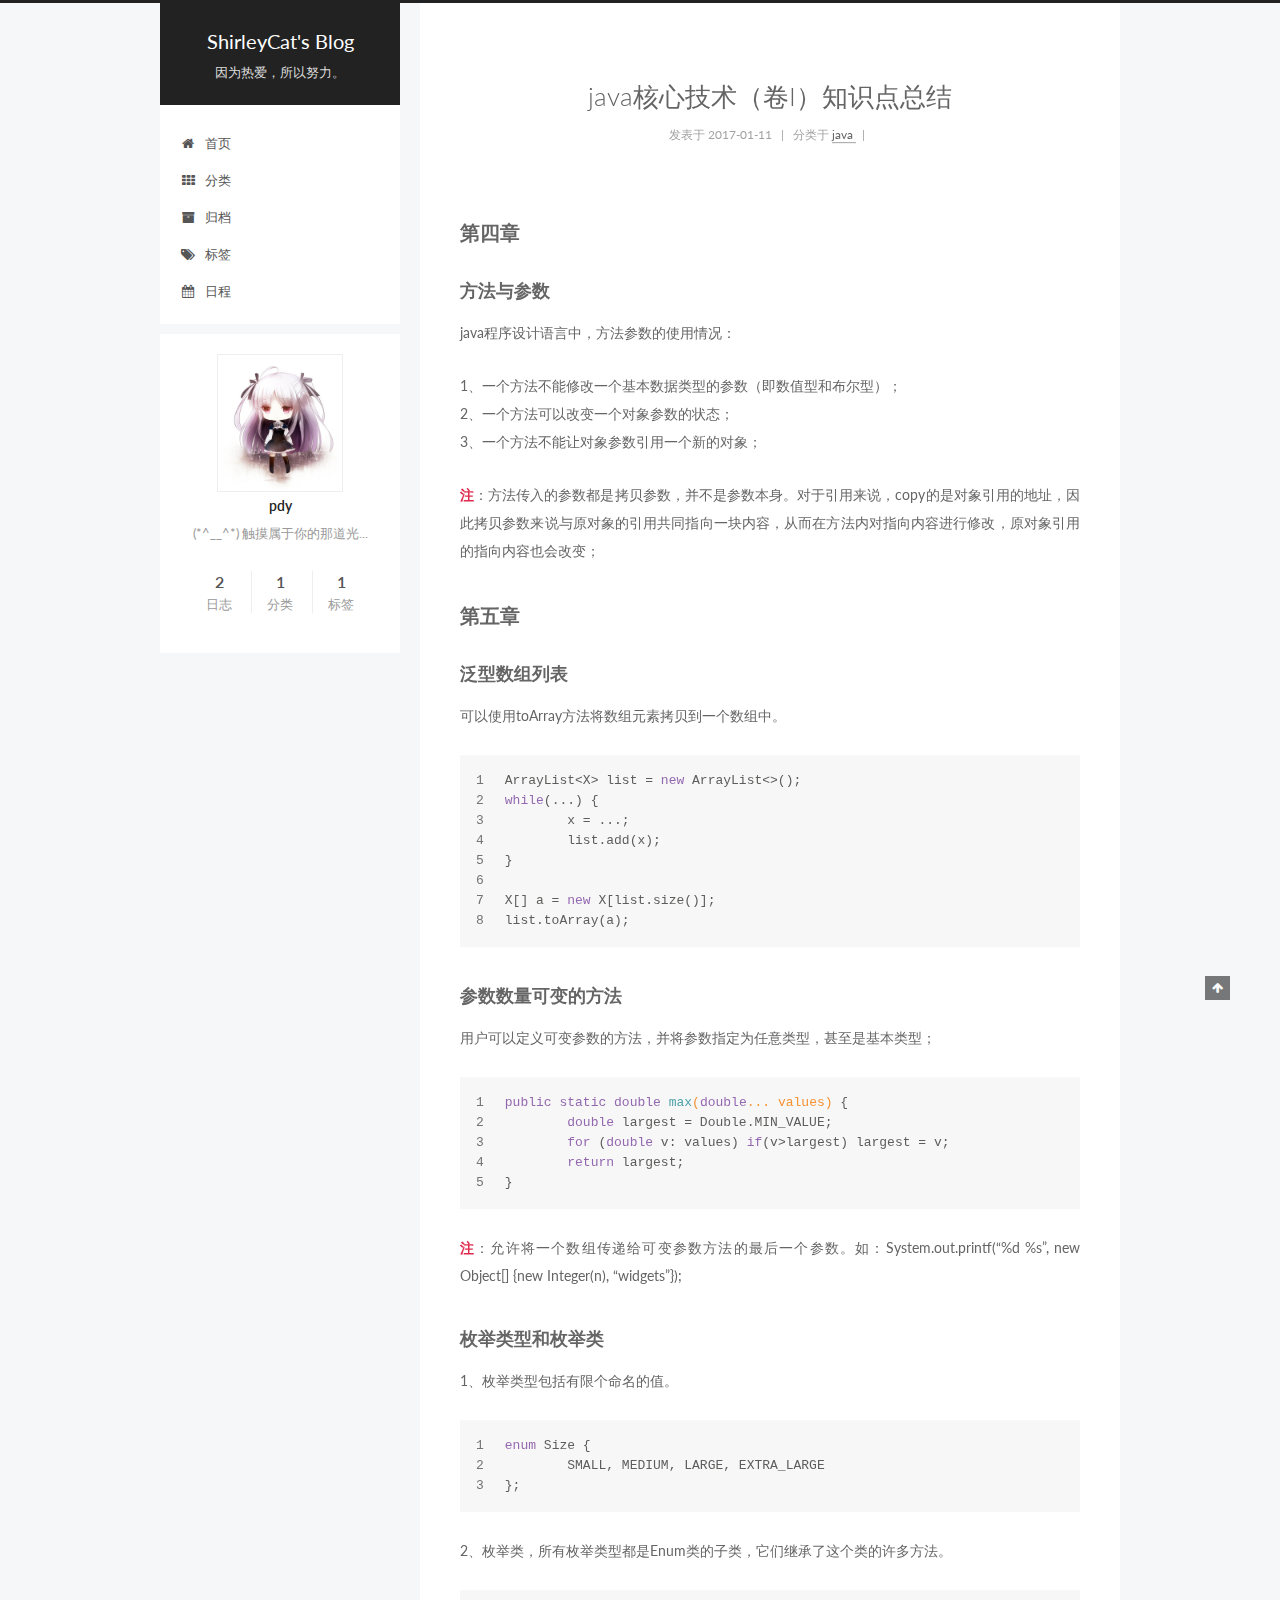
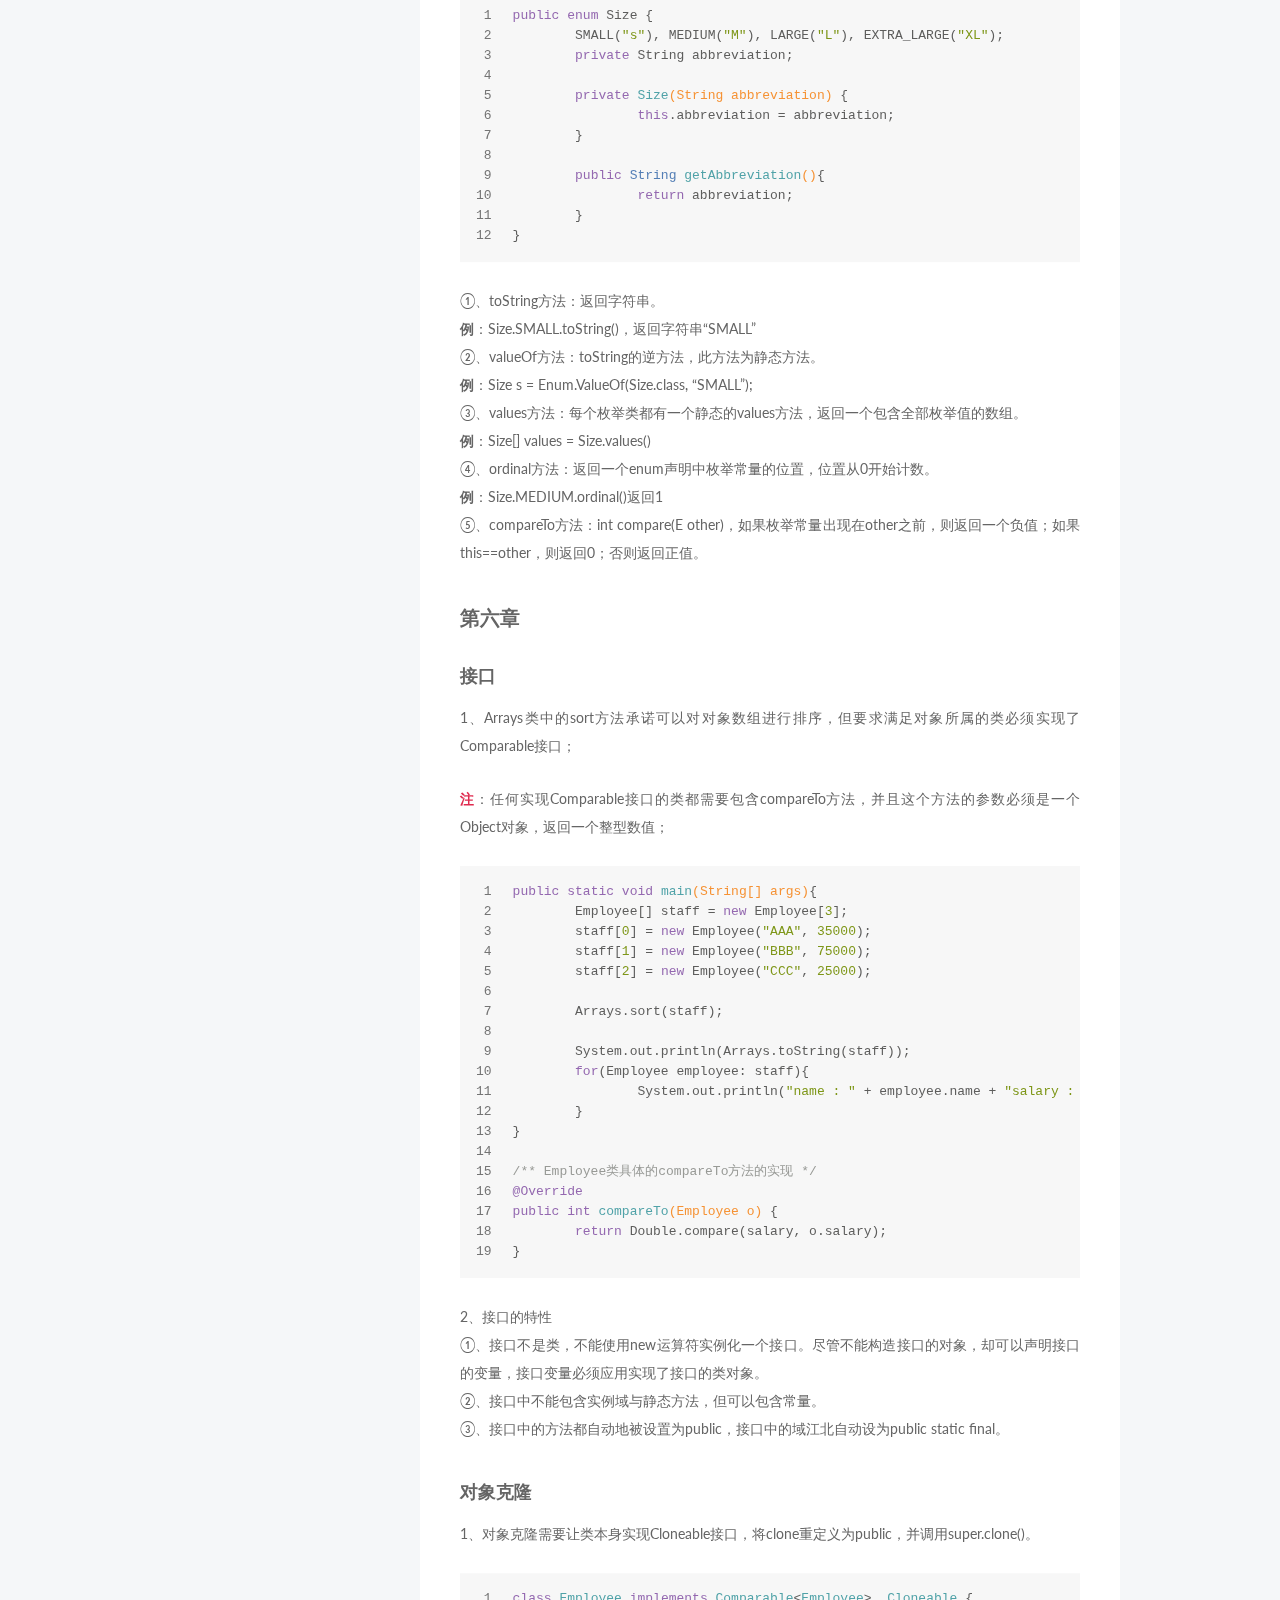
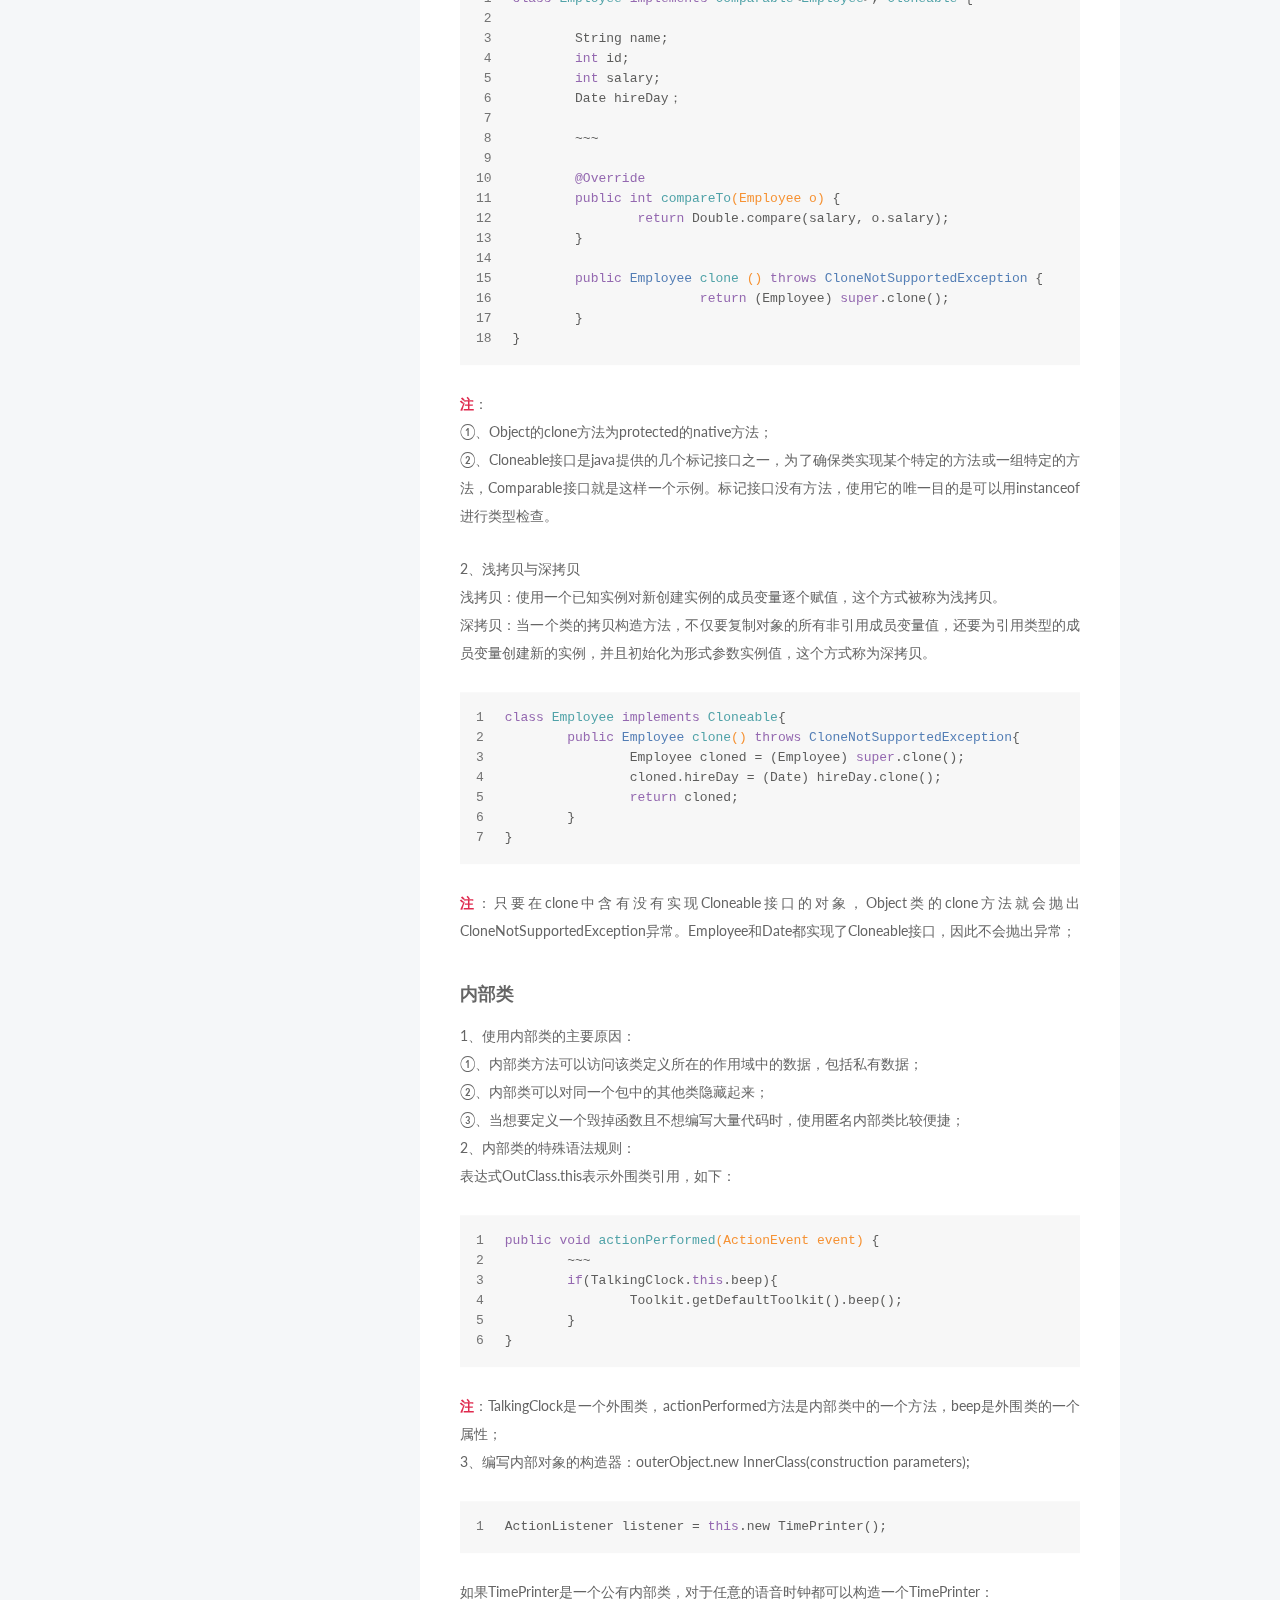
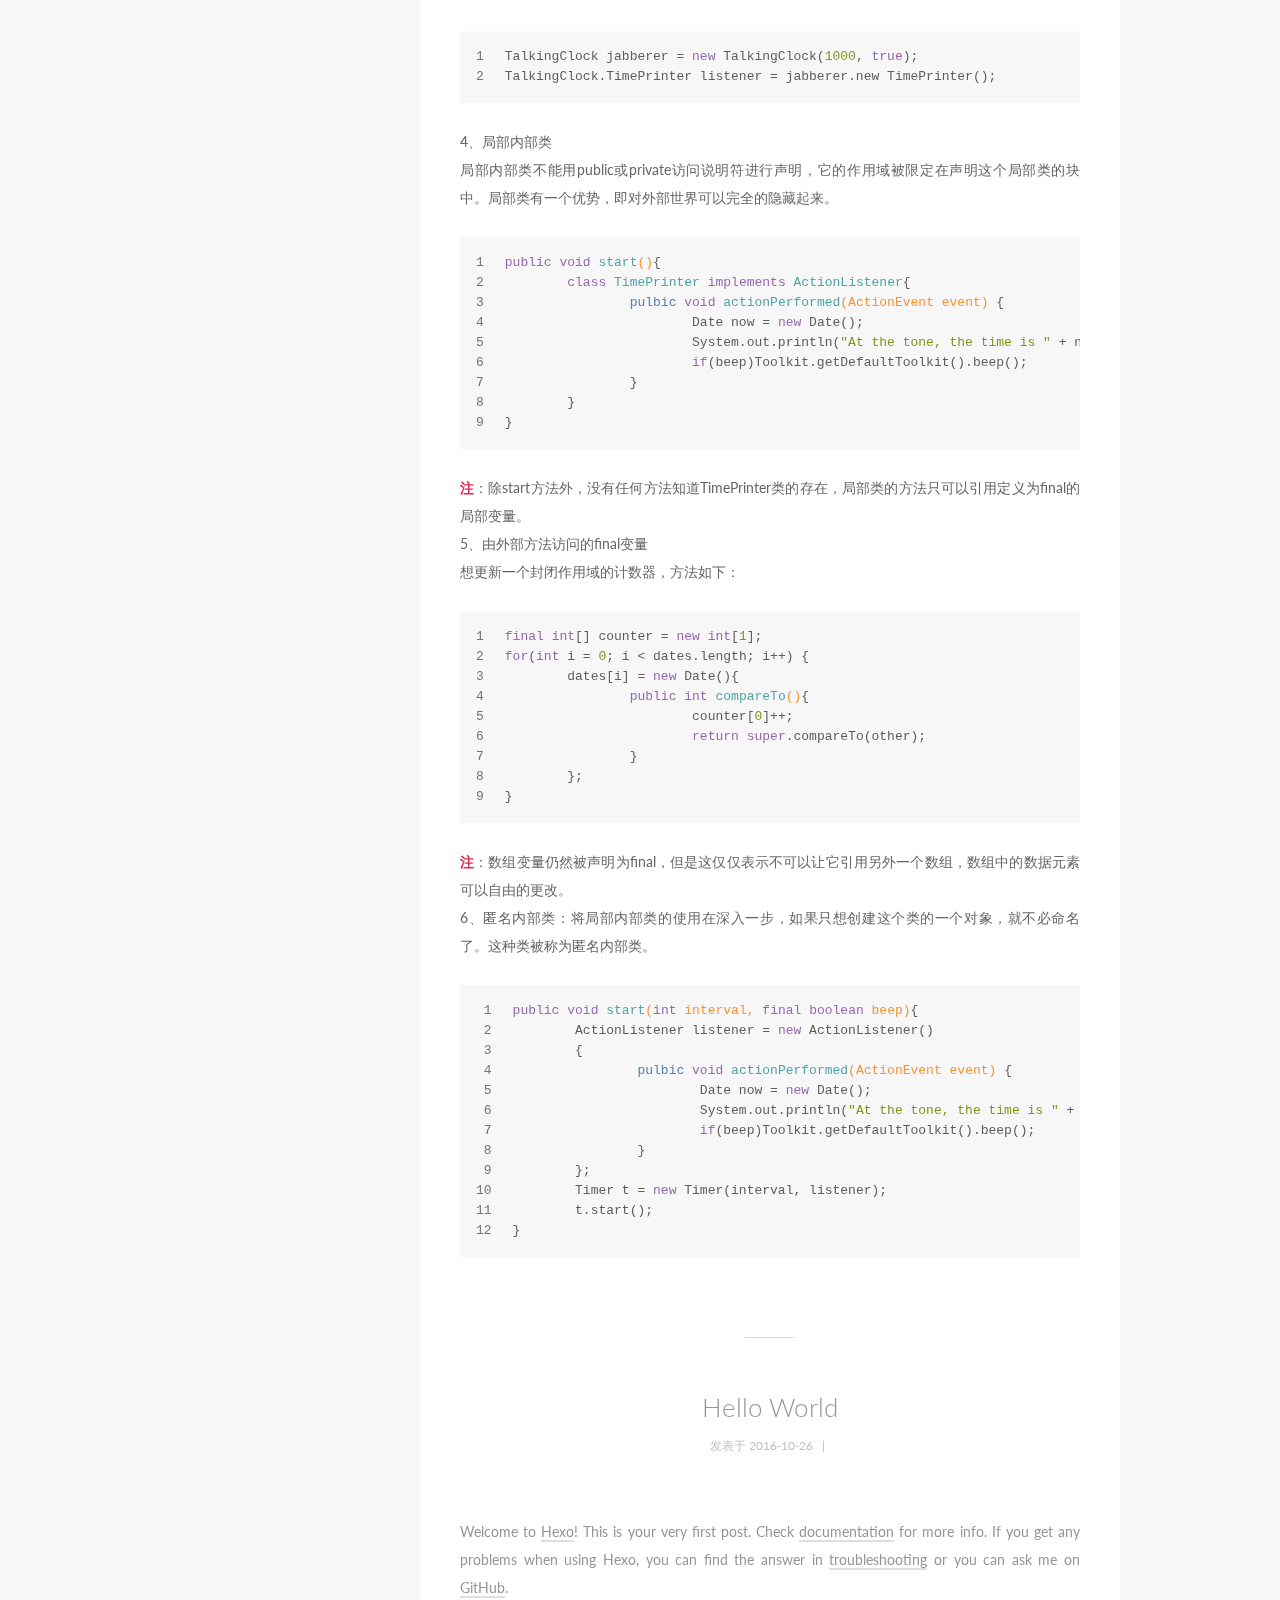
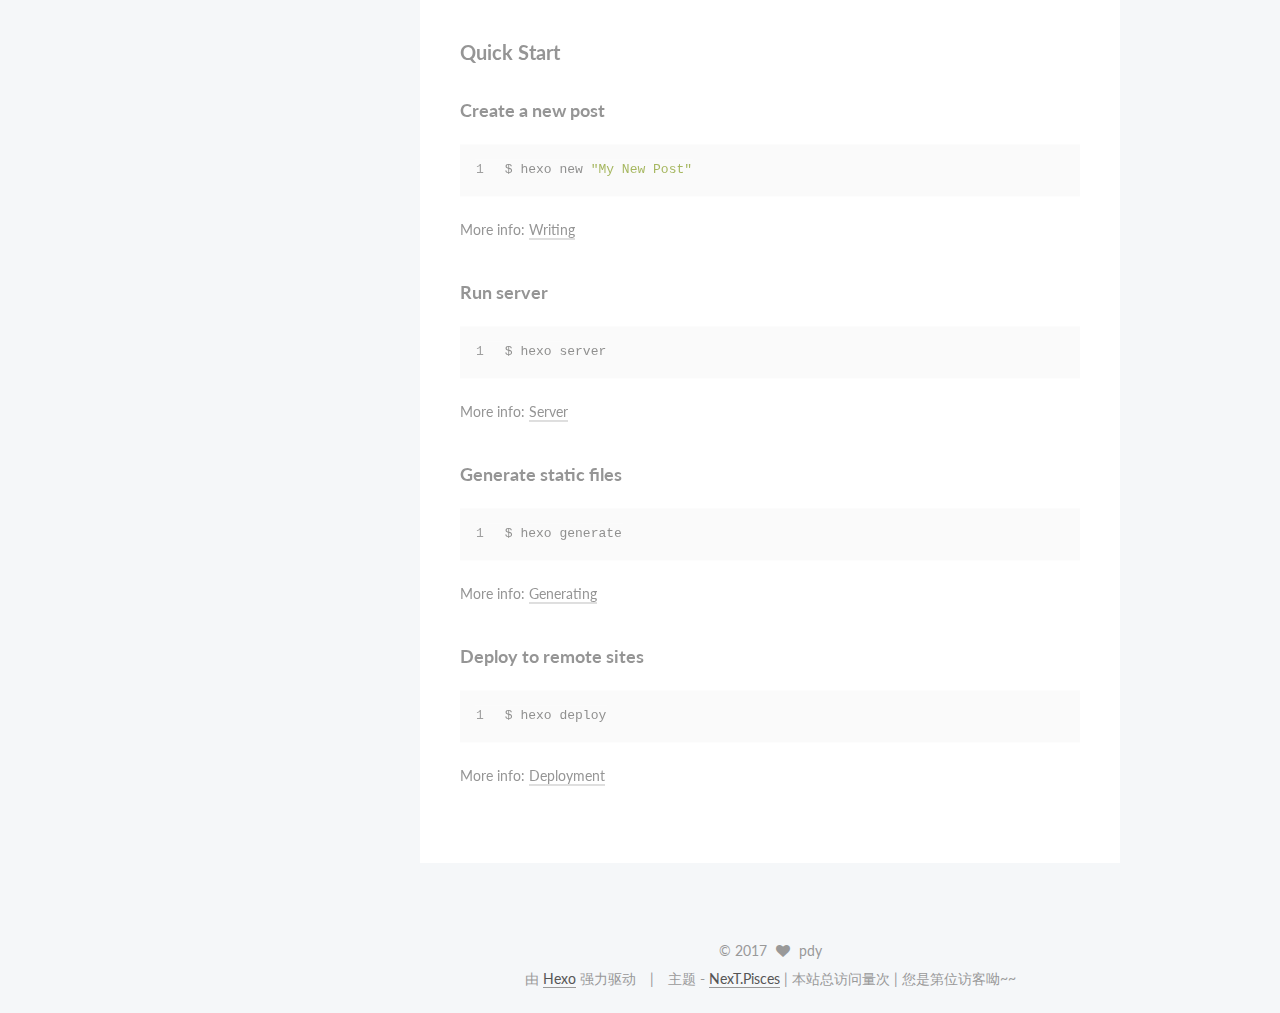
<file: index.html>
<!doctype html>



  


<html class="theme-next pisces use-motion">
<head>
  <meta charset="UTF-8"/>
<meta http-equiv="X-UA-Compatible" content="IE=edge,chrome=1" />
<meta name="viewport" content="width=device-width, initial-scale=1, maximum-scale=1"/>



<meta http-equiv="Cache-Control" content="no-transform" />
<meta http-equiv="Cache-Control" content="no-siteapp" />












  
  
  <link href="/vendors/fancybox/source/jquery.fancybox.css?v=2.1.5" rel="stylesheet" type="text/css" />




  
  
  
  

  
    
    
  

  

  

  

  

  
    
    
    <link href="//fonts.googleapis.com/css?family=Lato:300,300italic,400,400italic,700,700italic&subset=latin,latin-ext" rel="stylesheet" type="text/css">
  






<link href="/vendors/font-awesome/css/font-awesome.min.css?v=4.4.0" rel="stylesheet" type="text/css" />

<link href="/css/main.css?v=5.0.2" rel="stylesheet" type="text/css" />


  <meta name="keywords" content="Hexo, NexT" />








  <link rel="shortcut icon" type="image/x-icon" href="/favicon.ico?v=5.0.2" />






<meta name="description" content="(*^__^*) 触摸属于你的那道光...">
<meta property="og:type" content="website">
<meta property="og:title" content="ShirleyCat's Blog">
<meta property="og:url" content="http://shirleycat.github.io/index.html">
<meta property="og:site_name" content="ShirleyCat's Blog">
<meta property="og:description" content="(*^__^*) 触摸属于你的那道光...">
<meta name="twitter:card" content="summary">
<meta name="twitter:title" content="ShirleyCat's Blog">
<meta name="twitter:description" content="(*^__^*) 触摸属于你的那道光...">



<script type="text/javascript" id="hexo.configuration">
  var NexT = window.NexT || {};
  var CONFIG = {
    scheme: 'Pisces',
    sidebar: {"position":"left","display":"post"},
    fancybox: true,
    motion: true,
    duoshuo: {
      userId: '0',
      author: '博主'
    }
  };
</script>




  <link rel="canonical" href="http://shirleycat.github.io/"/>


  <title> ShirleyCat's Blog </title>
</head>

<body itemscope itemtype="//schema.org/WebPage" lang="zh-Hans">

  










  
  
    
  

  <div class="container one-collumn sidebar-position-left 
   page-home 
 ">
    <div class="headband"></div>

    <header id="header" class="header" itemscope itemtype="//schema.org/WPHeader">
      <div class="header-inner"><div class="site-meta ">
  

  <div class="custom-logo-site-title">
    <a href="/"  class="brand" rel="start">
      <span class="logo-line-before"><i></i></span>
      <span class="site-title">ShirleyCat's Blog</span>
      <span class="logo-line-after"><i></i></span>
    </a>
  </div>
  <p class="site-subtitle">因为热爱，所以努力。</p>
</div>

<div class="site-nav-toggle">
  <button>
    <span class="btn-bar"></span>
    <span class="btn-bar"></span>
    <span class="btn-bar"></span>
  </button>
</div>

<nav class="site-nav">
  

  
    <ul id="menu" class="menu">
      
        
        <li class="menu-item menu-item-home">
          <a href="/" rel="section">
            
              <i class="menu-item-icon fa fa-fw fa-home"></i> <br />
            
            首页
          </a>
        </li>
      
        
        <li class="menu-item menu-item-categories">
          <a href="/categories" rel="section">
            
              <i class="menu-item-icon fa fa-fw fa-th"></i> <br />
            
            分类
          </a>
        </li>
      
        
        <li class="menu-item menu-item-archives">
          <a href="/archives" rel="section">
            
              <i class="menu-item-icon fa fa-fw fa-archive"></i> <br />
            
            归档
          </a>
        </li>
      
        
        <li class="menu-item menu-item-tags">
          <a href="/tags" rel="section">
            
              <i class="menu-item-icon fa fa-fw fa-tags"></i> <br />
            
            标签
          </a>
        </li>
      
        
        <li class="menu-item menu-item-schedule">
          <a href="/schedule" rel="section">
            
              <i class="menu-item-icon fa fa-fw fa-calendar"></i> <br />
            
            日程
          </a>
        </li>
      

      
    </ul>
  

  
</nav>

 </div>
    </header>

    <main id="main" class="main">
      <div class="main-inner">
        <div class="content-wrap">
          <div id="content" class="content">
            
  <section id="posts" class="posts-expand">
    
      

  
  

  
  
  

  <article class="post post-type-normal " itemscope itemtype="//schema.org/Article">

    
      <header class="post-header">

        
        
          <h1 class="post-title" itemprop="name headline">
            
            
              
                
                <a class="post-title-link" href="/2017/01/11/java核心技术（卷I）/" itemprop="url">
                  java核心技术（卷I）知识点总结
                </a>
              
            
          </h1>
        

        <div class="post-meta">
          <span class="post-time">
            <span class="post-meta-item-icon">
              <i class="fa fa-calendar-o"></i>
            </span>
            <span class="post-meta-item-text">发表于</span>
            <time itemprop="dateCreated" datetime="2017-01-11T17:35:10+08:00" content="2017-01-11">
              2017-01-11
            </time>
          </span>

          
            <span class="post-category" >
              &nbsp; | &nbsp;
              <span class="post-meta-item-icon">
                <i class="fa fa-folder-o"></i>
              </span>
              <span class="post-meta-item-text">分类于</span>
              
                <span itemprop="about" itemscope itemtype="https://schema.org/Thing">
                  <a href="/categories/java/" itemprop="url" rel="index">
                    <span itemprop="name">java</span>
                  </a>
                </span>

                
                

              
            </span>
          

          
            
              <span class="post-comments-count">
                &nbsp; | &nbsp;
                <a href="/2017/01/11/java核心技术（卷I）/#comments" itemprop="discussionUrl">
                  <span class="post-comments-count ds-thread-count" data-thread-key="2017/01/11/java核心技术（卷I）/" itemprop="commentsCount"></span>
                </a>
              </span>
            
          

          

          
          

          
        </div>
      </header>
    


    <div class="post-body" itemprop="articleBody">

      
      

      
        
          
            <h2 id="第四章"><a href="#第四章" class="headerlink" title="第四章"></a>第四章</h2><h3 id="方法与参数"><a href="#方法与参数" class="headerlink" title="方法与参数"></a>方法与参数</h3><p>java程序设计语言中，方法参数的使用情况：</p>
<p>1、一个方法不能修改一个基本数据类型的参数（即数值型和布尔型）；<br>2、一个方法可以改变一个对象参数的状态；<br>3、一个方法不能让对象参数引用一个新的对象；</p>
<p><font color="#DC143C"><b>注</b></font>：方法传入的参数都是拷贝参数，并不是参数本身。对于引用来说，copy的是对象引用的地址，因此拷贝参数来说与原对象的引用共同指向一块内容，从而在方法内对指向内容进行修改，原对象引用的指向内容也会改变；</p>
<h2 id="第五章"><a href="#第五章" class="headerlink" title="第五章"></a>第五章</h2><h3 id="泛型数组列表"><a href="#泛型数组列表" class="headerlink" title="泛型数组列表"></a>泛型数组列表</h3><p>可以使用toArray方法将数组元素拷贝到一个数组中。<br><figure class="highlight java"><table><tr><td class="gutter"><pre><div class="line">1</div><div class="line">2</div><div class="line">3</div><div class="line">4</div><div class="line">5</div><div class="line">6</div><div class="line">7</div><div class="line">8</div></pre></td><td class="code"><pre><div class="line">ArrayList&lt;X&gt; list = <span class="keyword">new</span> ArrayList&lt;&gt;();</div><div class="line"><span class="keyword">while</span>(...) &#123;</div><div class="line">	x = ...;</div><div class="line">	list.add(x);</div><div class="line">&#125;</div><div class="line"></div><div class="line">X[] a = <span class="keyword">new</span> X[list.size()];</div><div class="line">list.toArray(a);</div></pre></td></tr></table></figure></p>
<h3 id="参数数量可变的方法"><a href="#参数数量可变的方法" class="headerlink" title="参数数量可变的方法"></a>参数数量可变的方法</h3><p>用户可以定义可变参数的方法，并将参数指定为任意类型，甚至是基本类型；<br><figure class="highlight java"><table><tr><td class="gutter"><pre><div class="line">1</div><div class="line">2</div><div class="line">3</div><div class="line">4</div><div class="line">5</div></pre></td><td class="code"><pre><div class="line"><span class="function"><span class="keyword">public</span> <span class="keyword">static</span> <span class="keyword">double</span> <span class="title">max</span><span class="params">(<span class="keyword">double</span>... values)</span> </span>&#123;</div><div class="line">	<span class="keyword">double</span> largest = Double.MIN_VALUE;</div><div class="line">	<span class="keyword">for</span> (<span class="keyword">double</span> v: values) <span class="keyword">if</span>(v&gt;largest) largest = v;</div><div class="line">	<span class="keyword">return</span> largest;</div><div class="line">&#125;</div></pre></td></tr></table></figure></p>
<p><font color="#DC143C"><b>注</b></font>：允许将一个数组传递给可变参数方法的最后一个参数。如：System.out.printf(“%d %s”, new Object[] {new Integer(n), “widgets”});</p>
<h3 id="枚举类型和枚举类"><a href="#枚举类型和枚举类" class="headerlink" title="枚举类型和枚举类"></a>枚举类型和枚举类</h3><p>1、枚举类型包括有限个命名的值。<br><figure class="highlight java"><table><tr><td class="gutter"><pre><div class="line">1</div><div class="line">2</div><div class="line">3</div></pre></td><td class="code"><pre><div class="line"><span class="keyword">enum</span> Size &#123;</div><div class="line">	SMALL, MEDIUM, LARGE, EXTRA_LARGE</div><div class="line">&#125;;</div></pre></td></tr></table></figure></p>
<p>2、枚举类，所有枚举类型都是Enum类的子类，它们继承了这个类的许多方法。<br><figure class="highlight java"><table><tr><td class="gutter"><pre><div class="line">1</div><div class="line">2</div><div class="line">3</div><div class="line">4</div><div class="line">5</div><div class="line">6</div><div class="line">7</div><div class="line">8</div><div class="line">9</div><div class="line">10</div><div class="line">11</div><div class="line">12</div></pre></td><td class="code"><pre><div class="line"><span class="keyword">public</span> <span class="keyword">enum</span> Size &#123;</div><div class="line">	SMALL(<span class="string">"s"</span>), MEDIUM(<span class="string">"M"</span>), LARGE(<span class="string">"L"</span>), EXTRA_LARGE(<span class="string">"XL"</span>);</div><div class="line">	<span class="keyword">private</span> String abbreviation;</div><div class="line"></div><div class="line">	<span class="function"><span class="keyword">private</span> <span class="title">Size</span><span class="params">(String abbreviation)</span> </span>&#123;</div><div class="line">		<span class="keyword">this</span>.abbreviation = abbreviation;</div><div class="line">	&#125;</div><div class="line"></div><div class="line">	<span class="function"><span class="keyword">public</span> String <span class="title">getAbbreviation</span><span class="params">()</span></span>&#123;</div><div class="line">		<span class="keyword">return</span> abbreviation;</div><div class="line">	&#125;</div><div class="line">&#125;</div></pre></td></tr></table></figure></p>
<p>①、toString方法：返回字符串。<br><strong>例</strong>：Size.SMALL.toString()，返回字符串“SMALL”<br>②、valueOf方法：toString的逆方法，此方法为静态方法。<br><strong>例</strong>：Size s = Enum.ValueOf(Size.class, “SMALL”);<br>③、values方法：每个枚举类都有一个静态的values方法，返回一个包含全部枚举值的数组。<br><strong>例</strong>：Size[] values = Size.values()<br>④、ordinal方法：返回一个enum声明中枚举常量的位置，位置从0开始计数。<br><strong>例</strong>：Size.MEDIUM.ordinal()返回1<br>⑤、compareTo方法：int compare(E other)，如果枚举常量出现在other之前，则返回一个负值；如果this==other，则返回0；否则返回正值。</p>
<h2 id="第六章"><a href="#第六章" class="headerlink" title="第六章"></a>第六章</h2><h3 id="接口"><a href="#接口" class="headerlink" title="接口"></a>接口</h3><p>1、Arrays类中的sort方法承诺可以对对象数组进行排序，但要求满足对象所属的类必须实现了Comparable接口；</p>
<p><font color="#DC143C"><b>注</b></font>：任何实现Comparable接口的类都需要包含compareTo方法，并且这个方法的参数必须是一个Object对象，返回一个整型数值；<br><figure class="highlight java"><table><tr><td class="gutter"><pre><div class="line">1</div><div class="line">2</div><div class="line">3</div><div class="line">4</div><div class="line">5</div><div class="line">6</div><div class="line">7</div><div class="line">8</div><div class="line">9</div><div class="line">10</div><div class="line">11</div><div class="line">12</div><div class="line">13</div><div class="line">14</div><div class="line">15</div><div class="line">16</div><div class="line">17</div><div class="line">18</div><div class="line">19</div></pre></td><td class="code"><pre><div class="line"><span class="function"><span class="keyword">public</span> <span class="keyword">static</span> <span class="keyword">void</span> <span class="title">main</span><span class="params">(String[] args)</span></span>&#123;</div><div class="line">	Employee[] staff = <span class="keyword">new</span> Employee[<span class="number">3</span>];</div><div class="line">	staff[<span class="number">0</span>] = <span class="keyword">new</span> Employee(<span class="string">"AAA"</span>, <span class="number">35000</span>);</div><div class="line">	staff[<span class="number">1</span>] = <span class="keyword">new</span> Employee(<span class="string">"BBB"</span>, <span class="number">75000</span>);</div><div class="line">	staff[<span class="number">2</span>] = <span class="keyword">new</span> Employee(<span class="string">"CCC"</span>, <span class="number">25000</span>);</div><div class="line">	</div><div class="line">	Arrays.sort(staff);</div><div class="line">	</div><div class="line">	System.out.println(Arrays.toString(staff));</div><div class="line">	<span class="keyword">for</span>(Employee employee: staff)&#123;</div><div class="line">		System.out.println(<span class="string">"name : "</span> + employee.name + <span class="string">"salary : "</span> + employee.salary);</div><div class="line">	&#125;</div><div class="line">&#125;</div><div class="line"></div><div class="line"><span class="comment">/** Employee类具体的compareTo方法的实现 */</span></div><div class="line"><span class="meta">@Override</span></div><div class="line"><span class="function"><span class="keyword">public</span> <span class="keyword">int</span> <span class="title">compareTo</span><span class="params">(Employee o)</span> </span>&#123;</div><div class="line">	<span class="keyword">return</span> Double.compare(salary, o.salary);</div><div class="line">&#125;</div></pre></td></tr></table></figure></p>
<p>2、接口的特性<br>①、接口不是类，不能使用new运算符实例化一个接口。尽管不能构造接口的对象，却可以声明接口的变量，接口变量必须应用实现了接口的类对象。<br>②、接口中不能包含实例域与静态方法，但可以包含常量。<br>③、接口中的方法都自动地被设置为public，接口中的域江北自动设为public static final。</p>
<h3 id="对象克隆"><a href="#对象克隆" class="headerlink" title="对象克隆"></a>对象克隆</h3><p>1、对象克隆需要让类本身实现Cloneable接口，将clone重定义为public，并调用super.clone()。<br><figure class="highlight java"><table><tr><td class="gutter"><pre><div class="line">1</div><div class="line">2</div><div class="line">3</div><div class="line">4</div><div class="line">5</div><div class="line">6</div><div class="line">7</div><div class="line">8</div><div class="line">9</div><div class="line">10</div><div class="line">11</div><div class="line">12</div><div class="line">13</div><div class="line">14</div><div class="line">15</div><div class="line">16</div><div class="line">17</div><div class="line">18</div></pre></td><td class="code"><pre><div class="line"><span class="class"><span class="keyword">class</span> <span class="title">Employee</span> <span class="keyword">implements</span> <span class="title">Comparable</span>&lt;<span class="title">Employee</span>&gt;, <span class="title">Cloneable</span> </span>&#123;</div><div class="line">	</div><div class="line">	String name;</div><div class="line">	<span class="keyword">int</span> id;</div><div class="line">	<span class="keyword">int</span> salary;</div><div class="line">	Date hireDay；</div><div class="line">	</div><div class="line">	~~~</div><div class="line">	</div><div class="line">	<span class="meta">@Override</span></div><div class="line">	<span class="function"><span class="keyword">public</span> <span class="keyword">int</span> <span class="title">compareTo</span><span class="params">(Employee o)</span> </span>&#123;</div><div class="line">		<span class="keyword">return</span> Double.compare(salary, o.salary);</div><div class="line">	&#125;</div><div class="line">	</div><div class="line">	<span class="function"><span class="keyword">public</span> Employee <span class="title">clone</span> <span class="params">()</span> <span class="keyword">throws</span> CloneNotSupportedException </span>&#123;</div><div class="line">			<span class="keyword">return</span> (Employee) <span class="keyword">super</span>.clone();</div><div class="line">	&#125;</div><div class="line">&#125;</div></pre></td></tr></table></figure></p>
<p><font color="#DC143C"><b>注</b></font>：<br>①、Object的clone方法为protected的native方法；<br>②、Cloneable接口是java提供的几个标记接口之一，为了确保类实现某个特定的方法或一组特定的方法，Comparable接口就是这样一个示例。标记接口没有方法，使用它的唯一目的是可以用instanceof进行类型检查。</p>
<p>2、浅拷贝与深拷贝<br>浅拷贝：使用一个已知实例对新创建实例的成员变量逐个赋值，这个方式被称为浅拷贝。<br>深拷贝：当一个类的拷贝构造方法，不仅要复制对象的所有非引用成员变量值，还要为引用类型的成员变量创建新的实例，并且初始化为形式参数实例值，这个方式称为深拷贝。<br><figure class="highlight java"><table><tr><td class="gutter"><pre><div class="line">1</div><div class="line">2</div><div class="line">3</div><div class="line">4</div><div class="line">5</div><div class="line">6</div><div class="line">7</div></pre></td><td class="code"><pre><div class="line"><span class="class"><span class="keyword">class</span> <span class="title">Employee</span> <span class="keyword">implements</span> <span class="title">Cloneable</span></span>&#123;</div><div class="line">	<span class="function"><span class="keyword">public</span> Employee <span class="title">clone</span><span class="params">()</span> <span class="keyword">throws</span> CloneNotSupportedException</span>&#123;</div><div class="line">		Employee cloned = (Employee) <span class="keyword">super</span>.clone();</div><div class="line">		cloned.hireDay = (Date) hireDay.clone();</div><div class="line">		<span class="keyword">return</span> cloned;</div><div class="line">	&#125;</div><div class="line">&#125;</div></pre></td></tr></table></figure></p>
<p><font color="#DC143C"><b>注</b></font>：只要在clone中含有没有实现Cloneable接口的对象，Object类的clone方法就会抛出CloneNotSupportedException异常。Employee和Date都实现了Cloneable接口，因此不会抛出异常；</p>
<h3 id="内部类"><a href="#内部类" class="headerlink" title="内部类"></a>内部类</h3><p>1、使用内部类的主要原因：<br>①、内部类方法可以访问该类定义所在的作用域中的数据，包括私有数据；<br>②、内部类可以对同一个包中的其他类隐藏起来；<br>③、当想要定义一个毁掉函数且不想编写大量代码时，使用匿名内部类比较便捷；<br>2、内部类的特殊语法规则：<br>表达式OutClass.this表示外围类引用，如下：<br><figure class="highlight java"><table><tr><td class="gutter"><pre><div class="line">1</div><div class="line">2</div><div class="line">3</div><div class="line">4</div><div class="line">5</div><div class="line">6</div></pre></td><td class="code"><pre><div class="line"><span class="function"><span class="keyword">public</span> <span class="keyword">void</span> <span class="title">actionPerformed</span><span class="params">(ActionEvent event)</span> </span>&#123;</div><div class="line">	~~~</div><div class="line">	<span class="keyword">if</span>(TalkingClock.<span class="keyword">this</span>.beep)&#123;</div><div class="line">		Toolkit.getDefaultToolkit().beep();</div><div class="line">	&#125;</div><div class="line">&#125;</div></pre></td></tr></table></figure></p>
<p><font color="#DC143C"><b>注</b></font>：TalkingClock是一个外围类，actionPerformed方法是内部类中的一个方法，beep是外围类的一个属性；<br>3、编写内部对象的构造器：outerObject.new InnerClass(construction parameters);<br><figure class="highlight java"><table><tr><td class="gutter"><pre><div class="line">1</div></pre></td><td class="code"><pre><div class="line">ActionListener listener = <span class="keyword">this</span>.new TimePrinter();</div></pre></td></tr></table></figure></p>
<p>如果TimePrinter是一个公有内部类，对于任意的语音时钟都可以构造一个TimePrinter：<br><figure class="highlight java"><table><tr><td class="gutter"><pre><div class="line">1</div><div class="line">2</div></pre></td><td class="code"><pre><div class="line">TalkingClock jabberer = <span class="keyword">new</span> TalkingClock(<span class="number">1000</span>, <span class="keyword">true</span>);</div><div class="line">TalkingClock.TimePrinter listener = jabberer.new TimePrinter();</div></pre></td></tr></table></figure></p>
<p>4、局部内部类<br>局部内部类不能用public或private访问说明符进行声明，它的作用域被限定在声明这个局部类的块中。局部类有一个优势，即对外部世界可以完全的隐藏起来。<br><figure class="highlight java"><table><tr><td class="gutter"><pre><div class="line">1</div><div class="line">2</div><div class="line">3</div><div class="line">4</div><div class="line">5</div><div class="line">6</div><div class="line">7</div><div class="line">8</div><div class="line">9</div></pre></td><td class="code"><pre><div class="line"><span class="function"><span class="keyword">public</span> <span class="keyword">void</span> <span class="title">start</span><span class="params">()</span></span>&#123;</div><div class="line">	<span class="class"><span class="keyword">class</span> <span class="title">TimePrinter</span> <span class="keyword">implements</span> <span class="title">ActionListener</span></span>&#123;</div><div class="line">		<span class="function">pulbic <span class="keyword">void</span> <span class="title">actionPerformed</span><span class="params">(ActionEvent event)</span> </span>&#123;</div><div class="line">			Date now = <span class="keyword">new</span> Date();</div><div class="line">			System.out.println(<span class="string">"At the tone, the time is "</span> + now);</div><div class="line">			<span class="keyword">if</span>(beep)Toolkit.getDefaultToolkit().beep();</div><div class="line">		&#125;</div><div class="line">	&#125;</div><div class="line">&#125;</div></pre></td></tr></table></figure></p>
<p><font color="#DC143C"><b>注</b></font>：除start方法外，没有任何方法知道TimePrinter类的存在，局部类的方法只可以引用定义为final的局部变量。<br>5、由外部方法访问的final变量<br>想更新一个封闭作用域的计数器，方法如下：<br><figure class="highlight java"><table><tr><td class="gutter"><pre><div class="line">1</div><div class="line">2</div><div class="line">3</div><div class="line">4</div><div class="line">5</div><div class="line">6</div><div class="line">7</div><div class="line">8</div><div class="line">9</div></pre></td><td class="code"><pre><div class="line"><span class="keyword">final</span> <span class="keyword">int</span>[] counter = <span class="keyword">new</span> <span class="keyword">int</span>[<span class="number">1</span>];</div><div class="line"><span class="keyword">for</span>(<span class="keyword">int</span> i = <span class="number">0</span>; i &lt; dates.length; i++) &#123;</div><div class="line">	dates[i] = <span class="keyword">new</span> Date()&#123;</div><div class="line">		<span class="function"><span class="keyword">public</span> <span class="keyword">int</span> <span class="title">compareTo</span><span class="params">()</span></span>&#123;</div><div class="line">			counter[<span class="number">0</span>]++;</div><div class="line">			<span class="keyword">return</span> <span class="keyword">super</span>.compareTo(other);</div><div class="line">		&#125;</div><div class="line">	&#125;;</div><div class="line">&#125;</div></pre></td></tr></table></figure></p>
<p><font color="#DC143C"><b>注</b></font>：数组变量仍然被声明为final，但是这仅仅表示不可以让它引用另外一个数组，数组中的数据元素可以自由的更改。<br>6、匿名内部类：将局部内部类的使用在深入一步，如果只想创建这个类的一个对象，就不必命名了。这种类被称为匿名内部类。<br><figure class="highlight java"><table><tr><td class="gutter"><pre><div class="line">1</div><div class="line">2</div><div class="line">3</div><div class="line">4</div><div class="line">5</div><div class="line">6</div><div class="line">7</div><div class="line">8</div><div class="line">9</div><div class="line">10</div><div class="line">11</div><div class="line">12</div></pre></td><td class="code"><pre><div class="line"><span class="function"><span class="keyword">public</span> <span class="keyword">void</span> <span class="title">start</span><span class="params">(<span class="keyword">int</span> interval, <span class="keyword">final</span> <span class="keyword">boolean</span> beep)</span></span>&#123;</div><div class="line">	ActionListener listener = <span class="keyword">new</span> ActionListener()</div><div class="line">	&#123;</div><div class="line">		<span class="function">pulbic <span class="keyword">void</span> <span class="title">actionPerformed</span><span class="params">(ActionEvent event)</span> </span>&#123;</div><div class="line">			Date now = <span class="keyword">new</span> Date();</div><div class="line">			System.out.println(<span class="string">"At the tone, the time is "</span> + now);</div><div class="line">			<span class="keyword">if</span>(beep)Toolkit.getDefaultToolkit().beep();</div><div class="line">		&#125;</div><div class="line">	&#125;;</div><div class="line">	Timer t = <span class="keyword">new</span> Timer(interval, listener);</div><div class="line">	t.start();</div><div class="line">&#125;</div></pre></td></tr></table></figure></p>

          
        
      
    </div>

    <div>
      
    </div>

    <div>
      
    </div>

    <footer class="post-footer">
      

      

      
      
        <div class="post-eof"></div>
      
    </footer>
  </article>


    
      

  
  

  
  
  

  <article class="post post-type-normal " itemscope itemtype="//schema.org/Article">

    
      <header class="post-header">

        
        
          <h1 class="post-title" itemprop="name headline">
            
            
              
                
                <a class="post-title-link" href="/2016/10/26/hello-world/" itemprop="url">
                  Hello World
                </a>
              
            
          </h1>
        

        <div class="post-meta">
          <span class="post-time">
            <span class="post-meta-item-icon">
              <i class="fa fa-calendar-o"></i>
            </span>
            <span class="post-meta-item-text">发表于</span>
            <time itemprop="dateCreated" datetime="2016-10-26T17:51:11+08:00" content="2016-10-26">
              2016-10-26
            </time>
          </span>

          

          
            
              <span class="post-comments-count">
                &nbsp; | &nbsp;
                <a href="/2016/10/26/hello-world/#comments" itemprop="discussionUrl">
                  <span class="post-comments-count ds-thread-count" data-thread-key="2016/10/26/hello-world/" itemprop="commentsCount"></span>
                </a>
              </span>
            
          

          

          
          

          
        </div>
      </header>
    


    <div class="post-body" itemprop="articleBody">

      
      

      
        
          
            <p>Welcome to <a href="https://hexo.io/" target="_blank" rel="external">Hexo</a>! This is your very first post. Check <a href="https://hexo.io/docs/" target="_blank" rel="external">documentation</a> for more info. If you get any problems when using Hexo, you can find the answer in <a href="https://hexo.io/docs/troubleshooting.html" target="_blank" rel="external">troubleshooting</a> or you can ask me on <a href="https://github.com/hexojs/hexo/issues" target="_blank" rel="external">GitHub</a>.</p>
<h2 id="Quick-Start"><a href="#Quick-Start" class="headerlink" title="Quick Start"></a>Quick Start</h2><h3 id="Create-a-new-post"><a href="#Create-a-new-post" class="headerlink" title="Create a new post"></a>Create a new post</h3><figure class="highlight bash"><table><tr><td class="gutter"><pre><div class="line">1</div></pre></td><td class="code"><pre><div class="line">$ hexo new <span class="string">"My New Post"</span></div></pre></td></tr></table></figure>
<p>More info: <a href="https://hexo.io/docs/writing.html" target="_blank" rel="external">Writing</a></p>
<h3 id="Run-server"><a href="#Run-server" class="headerlink" title="Run server"></a>Run server</h3><figure class="highlight bash"><table><tr><td class="gutter"><pre><div class="line">1</div></pre></td><td class="code"><pre><div class="line">$ hexo server</div></pre></td></tr></table></figure>
<p>More info: <a href="https://hexo.io/docs/server.html" target="_blank" rel="external">Server</a></p>
<h3 id="Generate-static-files"><a href="#Generate-static-files" class="headerlink" title="Generate static files"></a>Generate static files</h3><figure class="highlight bash"><table><tr><td class="gutter"><pre><div class="line">1</div></pre></td><td class="code"><pre><div class="line">$ hexo generate</div></pre></td></tr></table></figure>
<p>More info: <a href="https://hexo.io/docs/generating.html" target="_blank" rel="external">Generating</a></p>
<h3 id="Deploy-to-remote-sites"><a href="#Deploy-to-remote-sites" class="headerlink" title="Deploy to remote sites"></a>Deploy to remote sites</h3><figure class="highlight bash"><table><tr><td class="gutter"><pre><div class="line">1</div></pre></td><td class="code"><pre><div class="line">$ hexo deploy</div></pre></td></tr></table></figure>
<p>More info: <a href="https://hexo.io/docs/deployment.html" target="_blank" rel="external">Deployment</a></p>

          
        
      
    </div>

    <div>
      
    </div>

    <div>
      
    </div>

    <footer class="post-footer">
      

      

      
      
        <div class="post-eof"></div>
      
    </footer>
  </article>


    
  </section>

  


          </div>
          


          

        </div>
        
          
  
  <div class="sidebar-toggle">
    <div class="sidebar-toggle-line-wrap">
      <span class="sidebar-toggle-line sidebar-toggle-line-first"></span>
      <span class="sidebar-toggle-line sidebar-toggle-line-middle"></span>
      <span class="sidebar-toggle-line sidebar-toggle-line-last"></span>
    </div>
  </div>

  <aside id="sidebar" class="sidebar">
    <div class="sidebar-inner">

      

      

      <section class="site-overview sidebar-panel  sidebar-panel-active ">
        <div class="site-author motion-element" itemprop="author" itemscope itemtype="//schema.org/Person">
          <img class="site-author-image" itemprop="image"
               src="/images/avatar.jpg"
               alt="pdy" />
          <p class="site-author-name" itemprop="name">pdy</p>
          <p class="site-description motion-element" itemprop="description">(*^__^*) 触摸属于你的那道光...</p>
        </div>
        <nav class="site-state motion-element">
          <div class="site-state-item site-state-posts">
            <a href="/archives">
              <span class="site-state-item-count">2</span>
              <span class="site-state-item-name">日志</span>
            </a>
          </div>

          
            <div class="site-state-item site-state-categories">
              <a href="/categories">
                <span class="site-state-item-count">1</span>
                <span class="site-state-item-name">分类</span>
              </a>
            </div>
          

          
            <div class="site-state-item site-state-tags">
              <a href="/tags">
                <span class="site-state-item-count">1</span>
                <span class="site-state-item-name">标签</span>
              </a>
            </div>
          

        </nav>

        

        <div class="links-of-author motion-element">
          
        </div>

        
        

        
        

      </section>

      

    </div>
  </aside>


        
      </div>
    </main>

    <footer id="footer" class="footer">
      <div class="footer-inner">
        <div class="copyright" >
  
  &copy; 
  <span itemprop="copyrightYear">2017</span>
  <span class="with-love">
    <i class="fa fa-heart"></i>
  </span>
  <span class="author" itemprop="copyrightHolder">pdy</span>
</div>

<div class="powered-by">
  由 <a class="theme-link" href="https://hexo.io">Hexo</a> 强力驱动
</div>

<div class="theme-info">
  主题 -
  <a class="theme-link" href="https://github.com/iissnan/hexo-theme-next">
    NexT.Pisces
  </a>
</div>

<script async src="https://dn-lbstatics.qbox.me/busuanzi/2.3/busuanzi.pure.mini.js"></script>

<span id="busuanzi_container_site_pv">
	|     本站总访问量<span id="busuanzi_value_site_pv"></span>次
</span>

<span id="busuanzi_container_site_uv">
	|     您是第<span id="busuanzi_value_site_uv"></span>位访客呦~~
</span>

        

        
      </div>
    </footer>

    <div class="back-to-top">
      <i class="fa fa-arrow-up"></i>
    </div>
  </div>

  

<script type="text/javascript">
  if (Object.prototype.toString.call(window.Promise) !== '[object Function]') {
    window.Promise = null;
  }
</script>









  



  
  <script type="text/javascript" src="/vendors/jquery/index.js?v=2.1.3"></script>

  
  <script type="text/javascript" src="/vendors/fastclick/lib/fastclick.min.js?v=1.0.6"></script>

  
  <script type="text/javascript" src="/vendors/jquery_lazyload/jquery.lazyload.js?v=1.9.7"></script>

  
  <script type="text/javascript" src="/vendors/velocity/velocity.min.js?v=1.2.1"></script>

  
  <script type="text/javascript" src="/vendors/velocity/velocity.ui.min.js?v=1.2.1"></script>

  
  <script type="text/javascript" src="/vendors/fancybox/source/jquery.fancybox.pack.js?v=2.1.5"></script>


  


  <script type="text/javascript" src="/js/src/utils.js?v=5.0.2"></script>

  <script type="text/javascript" src="/js/src/motion.js?v=5.0.2"></script>



  
  


  <script type="text/javascript" src="/js/src/affix.js?v=5.0.2"></script>

  <script type="text/javascript" src="/js/src/schemes/pisces.js?v=5.0.2"></script>



  

  


  <script type="text/javascript" src="/js/src/bootstrap.js?v=5.0.2"></script>



  

  
    
  

  <script type="text/javascript">
    var duoshuoQuery = {short_name:"shirleyblog"};
    (function() {
      var ds = document.createElement('script');
      ds.type = 'text/javascript';ds.async = true;
      ds.id = 'duoshuo-script';
      ds.src = (document.location.protocol == 'https:' ? 'https:' : 'http:') + '//static.duoshuo.com/embed.js';
      ds.charset = 'UTF-8';
      (document.getElementsByTagName('head')[0]
      || document.getElementsByTagName('body')[0]).appendChild(ds);
    })();
  </script>

  
    
    <script src="/vendors/ua-parser-js/dist/ua-parser.min.js?v=0.7.9"></script>
    <script src="/js/src/hook-duoshuo.js"></script>
  






  
  

  

  

  

  


</body>
</html>
</file>
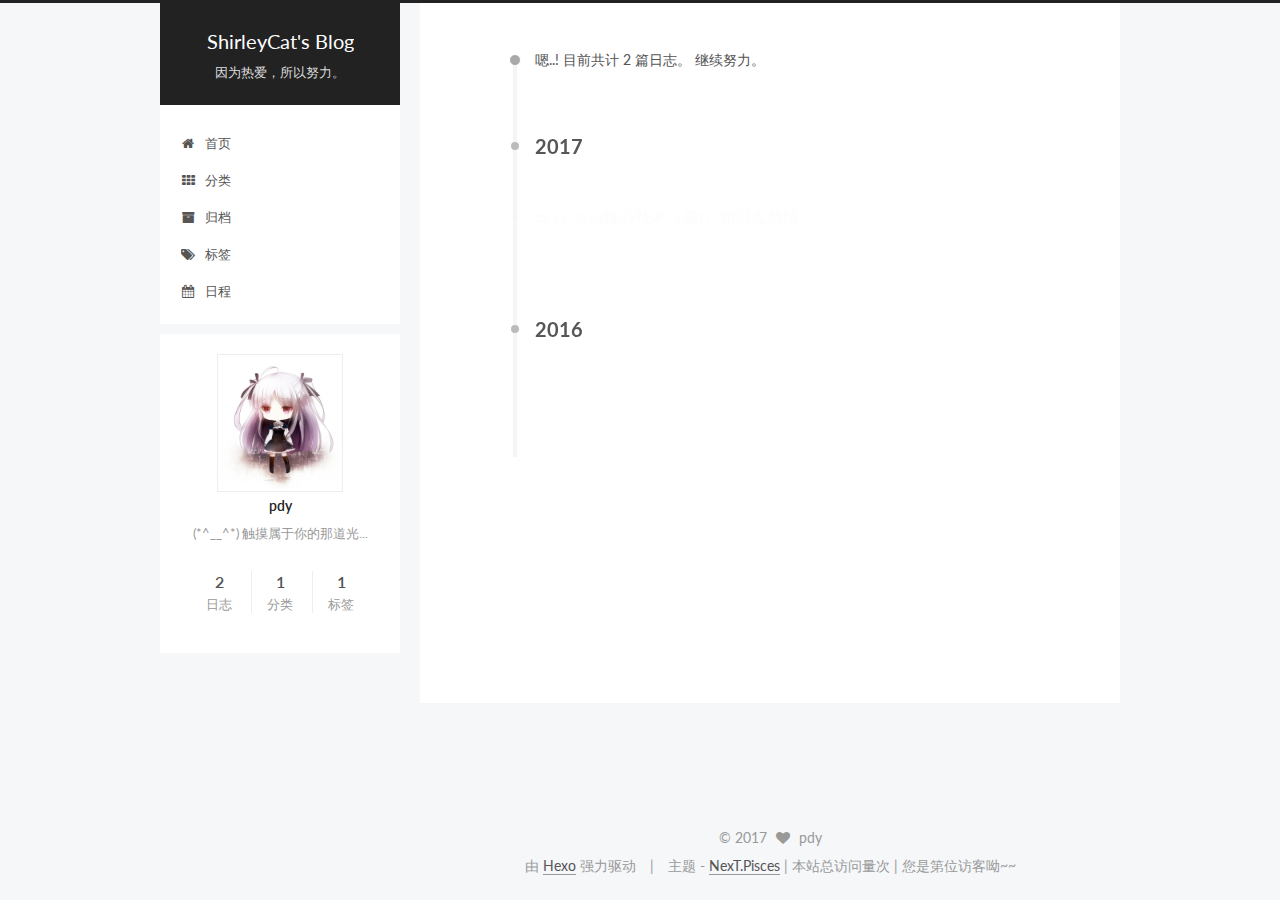
<file: archives/index.html>
<!doctype html>



  


<html class="theme-next pisces use-motion">
<head>
  <meta charset="UTF-8"/>
<meta http-equiv="X-UA-Compatible" content="IE=edge,chrome=1" />
<meta name="viewport" content="width=device-width, initial-scale=1, maximum-scale=1"/>



<meta http-equiv="Cache-Control" content="no-transform" />
<meta http-equiv="Cache-Control" content="no-siteapp" />












  
  
  <link href="/vendors/fancybox/source/jquery.fancybox.css?v=2.1.5" rel="stylesheet" type="text/css" />




  
  
  
  

  
    
    
  

  

  

  

  

  
    
    
    <link href="//fonts.googleapis.com/css?family=Lato:300,300italic,400,400italic,700,700italic&subset=latin,latin-ext" rel="stylesheet" type="text/css">
  






<link href="/vendors/font-awesome/css/font-awesome.min.css?v=4.4.0" rel="stylesheet" type="text/css" />

<link href="/css/main.css?v=5.0.2" rel="stylesheet" type="text/css" />


  <meta name="keywords" content="Hexo, NexT" />








  <link rel="shortcut icon" type="image/x-icon" href="/favicon.ico?v=5.0.2" />






<meta name="description" content="(*^__^*) 触摸属于你的那道光...">
<meta property="og:type" content="website">
<meta property="og:title" content="ShirleyCat's Blog">
<meta property="og:url" content="http://shirleycat.github.io/archives/index.html">
<meta property="og:site_name" content="ShirleyCat's Blog">
<meta property="og:description" content="(*^__^*) 触摸属于你的那道光...">
<meta name="twitter:card" content="summary">
<meta name="twitter:title" content="ShirleyCat's Blog">
<meta name="twitter:description" content="(*^__^*) 触摸属于你的那道光...">



<script type="text/javascript" id="hexo.configuration">
  var NexT = window.NexT || {};
  var CONFIG = {
    scheme: 'Pisces',
    sidebar: {"position":"left","display":"post"},
    fancybox: true,
    motion: true,
    duoshuo: {
      userId: '0',
      author: '博主'
    }
  };
</script>




  <link rel="canonical" href="http://shirleycat.github.io/archives/"/>


  <title> 归档 | ShirleyCat's Blog </title>
</head>

<body itemscope itemtype="//schema.org/WebPage" lang="zh-Hans">

  










  
  
    
  

  <div class="container one-collumn sidebar-position-left  page-archive  ">
    <div class="headband"></div>

    <header id="header" class="header" itemscope itemtype="//schema.org/WPHeader">
      <div class="header-inner"><div class="site-meta ">
  

  <div class="custom-logo-site-title">
    <a href="/"  class="brand" rel="start">
      <span class="logo-line-before"><i></i></span>
      <span class="site-title">ShirleyCat's Blog</span>
      <span class="logo-line-after"><i></i></span>
    </a>
  </div>
  <p class="site-subtitle">因为热爱，所以努力。</p>
</div>

<div class="site-nav-toggle">
  <button>
    <span class="btn-bar"></span>
    <span class="btn-bar"></span>
    <span class="btn-bar"></span>
  </button>
</div>

<nav class="site-nav">
  

  
    <ul id="menu" class="menu">
      
        
        <li class="menu-item menu-item-home">
          <a href="/" rel="section">
            
              <i class="menu-item-icon fa fa-fw fa-home"></i> <br />
            
            首页
          </a>
        </li>
      
        
        <li class="menu-item menu-item-categories">
          <a href="/categories" rel="section">
            
              <i class="menu-item-icon fa fa-fw fa-th"></i> <br />
            
            分类
          </a>
        </li>
      
        
        <li class="menu-item menu-item-archives">
          <a href="/archives" rel="section">
            
              <i class="menu-item-icon fa fa-fw fa-archive"></i> <br />
            
            归档
          </a>
        </li>
      
        
        <li class="menu-item menu-item-tags">
          <a href="/tags" rel="section">
            
              <i class="menu-item-icon fa fa-fw fa-tags"></i> <br />
            
            标签
          </a>
        </li>
      
        
        <li class="menu-item menu-item-schedule">
          <a href="/schedule" rel="section">
            
              <i class="menu-item-icon fa fa-fw fa-calendar"></i> <br />
            
            日程
          </a>
        </li>
      

      
    </ul>
  

  
</nav>

 </div>
    </header>

    <main id="main" class="main">
      <div class="main-inner">
        <div class="content-wrap">
          <div id="content" class="content">
            

  <section id="posts" class="posts-collapse">
    <span class="archive-move-on"></span>

    <span class="archive-page-counter">
      
      
      
        
      
      嗯..! 目前共计 2 篇日志。 继续努力。
    </span>

    

      
      
      

      
        
        <div class="collection-title">
          <h2 class="archive-year motion-element" id="archive-year-2017">2017</h2>
        </div>
      
      

      

  <article class="post post-type-normal" itemscope itemtype="//schema.org/Article">
    <header class="post-header">

      <h1 class="post-title">
        
            <a class="post-title-link" href="/2017/01/11/java核心技术（卷I）/" itemprop="url">
              
                <span itemprop="name">java核心技术（卷I）知识点总结</span>
              
            </a>
        
      </h1>

      <div class="post-meta">
        <time class="post-time" itemprop="dateCreated"
              datetime="2017-01-11T17:35:10+08:00"
              content="2017-01-11" >
          01-11
        </time>
      </div>

    </header>
  </article>



    

      
      
      

      
        
        <div class="collection-title">
          <h2 class="archive-year motion-element" id="archive-year-2016">2016</h2>
        </div>
      
      

      

  <article class="post post-type-normal" itemscope itemtype="//schema.org/Article">
    <header class="post-header">

      <h1 class="post-title">
        
            <a class="post-title-link" href="/2016/10/26/hello-world/" itemprop="url">
              
                <span itemprop="name">Hello World</span>
              
            </a>
        
      </h1>

      <div class="post-meta">
        <time class="post-time" itemprop="dateCreated"
              datetime="2016-10-26T17:51:11+08:00"
              content="2016-10-26" >
          10-26
        </time>
      </div>

    </header>
  </article>



    

  </section>

  



          </div>
          


          

        </div>
        
          
  
  <div class="sidebar-toggle">
    <div class="sidebar-toggle-line-wrap">
      <span class="sidebar-toggle-line sidebar-toggle-line-first"></span>
      <span class="sidebar-toggle-line sidebar-toggle-line-middle"></span>
      <span class="sidebar-toggle-line sidebar-toggle-line-last"></span>
    </div>
  </div>

  <aside id="sidebar" class="sidebar">
    <div class="sidebar-inner">

      

      

      <section class="site-overview sidebar-panel  sidebar-panel-active ">
        <div class="site-author motion-element" itemprop="author" itemscope itemtype="//schema.org/Person">
          <img class="site-author-image" itemprop="image"
               src="/images/avatar.jpg"
               alt="pdy" />
          <p class="site-author-name" itemprop="name">pdy</p>
          <p class="site-description motion-element" itemprop="description">(*^__^*) 触摸属于你的那道光...</p>
        </div>
        <nav class="site-state motion-element">
          <div class="site-state-item site-state-posts">
            <a href="/archives">
              <span class="site-state-item-count">2</span>
              <span class="site-state-item-name">日志</span>
            </a>
          </div>

          
            <div class="site-state-item site-state-categories">
              <a href="/categories">
                <span class="site-state-item-count">1</span>
                <span class="site-state-item-name">分类</span>
              </a>
            </div>
          

          
            <div class="site-state-item site-state-tags">
              <a href="/tags">
                <span class="site-state-item-count">1</span>
                <span class="site-state-item-name">标签</span>
              </a>
            </div>
          

        </nav>

        

        <div class="links-of-author motion-element">
          
        </div>

        
        

        
        

      </section>

      

    </div>
  </aside>


        
      </div>
    </main>

    <footer id="footer" class="footer">
      <div class="footer-inner">
        <div class="copyright" >
  
  &copy; 
  <span itemprop="copyrightYear">2017</span>
  <span class="with-love">
    <i class="fa fa-heart"></i>
  </span>
  <span class="author" itemprop="copyrightHolder">pdy</span>
</div>

<div class="powered-by">
  由 <a class="theme-link" href="https://hexo.io">Hexo</a> 强力驱动
</div>

<div class="theme-info">
  主题 -
  <a class="theme-link" href="https://github.com/iissnan/hexo-theme-next">
    NexT.Pisces
  </a>
</div>

<script async src="https://dn-lbstatics.qbox.me/busuanzi/2.3/busuanzi.pure.mini.js"></script>

<span id="busuanzi_container_site_pv">
	|     本站总访问量<span id="busuanzi_value_site_pv"></span>次
</span>

<span id="busuanzi_container_site_uv">
	|     您是第<span id="busuanzi_value_site_uv"></span>位访客呦~~
</span>

        

        
      </div>
    </footer>

    <div class="back-to-top">
      <i class="fa fa-arrow-up"></i>
    </div>
  </div>

  

<script type="text/javascript">
  if (Object.prototype.toString.call(window.Promise) !== '[object Function]') {
    window.Promise = null;
  }
</script>









  



  
  <script type="text/javascript" src="/vendors/jquery/index.js?v=2.1.3"></script>

  
  <script type="text/javascript" src="/vendors/fastclick/lib/fastclick.min.js?v=1.0.6"></script>

  
  <script type="text/javascript" src="/vendors/jquery_lazyload/jquery.lazyload.js?v=1.9.7"></script>

  
  <script type="text/javascript" src="/vendors/velocity/velocity.min.js?v=1.2.1"></script>

  
  <script type="text/javascript" src="/vendors/velocity/velocity.ui.min.js?v=1.2.1"></script>

  
  <script type="text/javascript" src="/vendors/fancybox/source/jquery.fancybox.pack.js?v=2.1.5"></script>


  


  <script type="text/javascript" src="/js/src/utils.js?v=5.0.2"></script>

  <script type="text/javascript" src="/js/src/motion.js?v=5.0.2"></script>



  
  


  <script type="text/javascript" src="/js/src/affix.js?v=5.0.2"></script>

  <script type="text/javascript" src="/js/src/schemes/pisces.js?v=5.0.2"></script>



  
  
    <script type="text/javascript" id="motion.page.archive">
      $('.archive-year').velocity('transition.slideLeftIn');
    </script>
  


  


  <script type="text/javascript" src="/js/src/bootstrap.js?v=5.0.2"></script>



  

  
    
  

  <script type="text/javascript">
    var duoshuoQuery = {short_name:"shirleyblog"};
    (function() {
      var ds = document.createElement('script');
      ds.type = 'text/javascript';ds.async = true;
      ds.id = 'duoshuo-script';
      ds.src = (document.location.protocol == 'https:' ? 'https:' : 'http:') + '//static.duoshuo.com/embed.js';
      ds.charset = 'UTF-8';
      (document.getElementsByTagName('head')[0]
      || document.getElementsByTagName('body')[0]).appendChild(ds);
    })();
  </script>

  
    
    <script src="/vendors/ua-parser-js/dist/ua-parser.min.js?v=0.7.9"></script>
    <script src="/js/src/hook-duoshuo.js"></script>
  






  
  

  

  

  

  


</body>
</html>
</file>
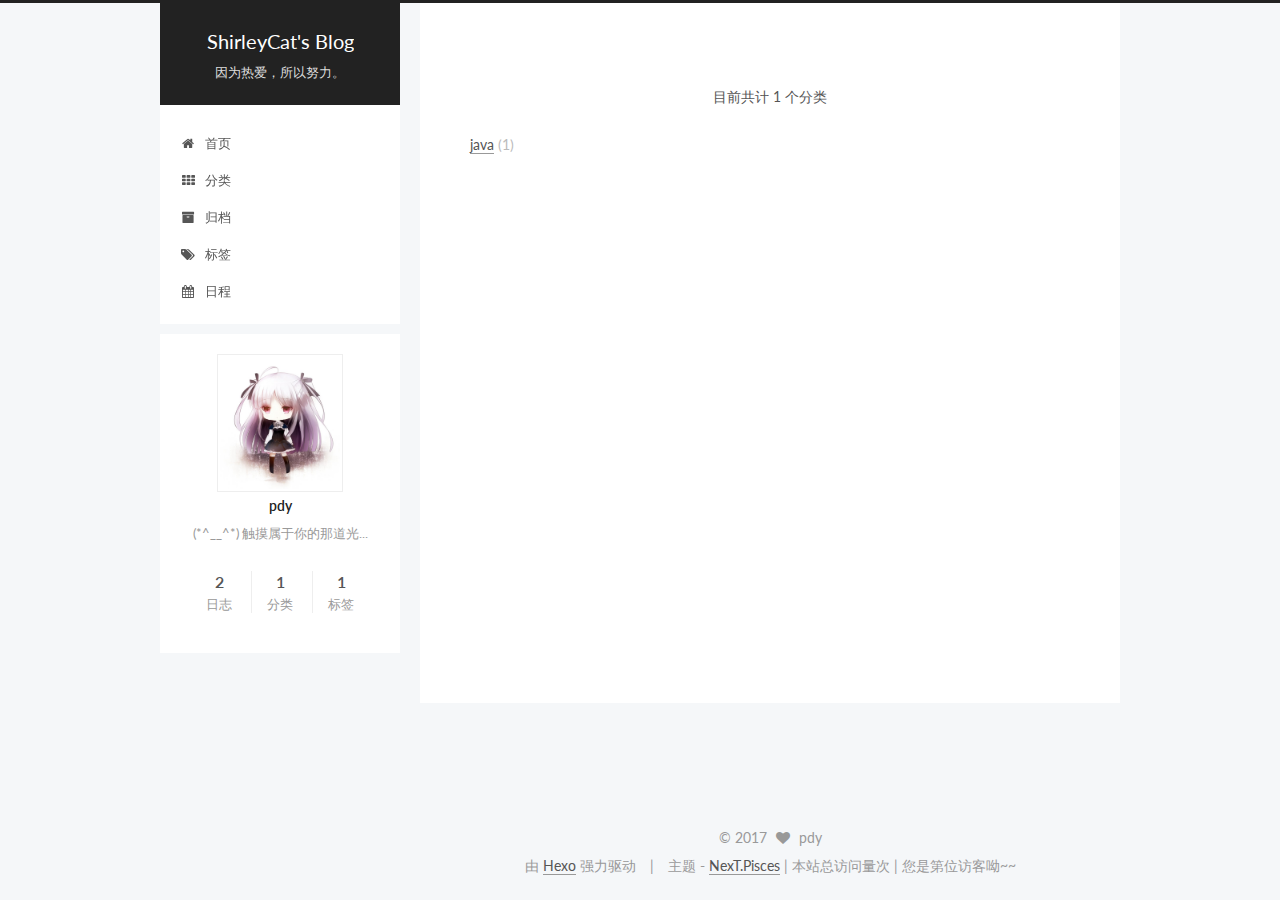
<file: categories/index.html>
<!doctype html>



  


<html class="theme-next pisces use-motion">
<head>
  <meta charset="UTF-8"/>
<meta http-equiv="X-UA-Compatible" content="IE=edge,chrome=1" />
<meta name="viewport" content="width=device-width, initial-scale=1, maximum-scale=1"/>



<meta http-equiv="Cache-Control" content="no-transform" />
<meta http-equiv="Cache-Control" content="no-siteapp" />












  
  
  <link href="/vendors/fancybox/source/jquery.fancybox.css?v=2.1.5" rel="stylesheet" type="text/css" />




  
  
  
  

  
    
    
  

  

  

  

  

  
    
    
    <link href="//fonts.googleapis.com/css?family=Lato:300,300italic,400,400italic,700,700italic&subset=latin,latin-ext" rel="stylesheet" type="text/css">
  






<link href="/vendors/font-awesome/css/font-awesome.min.css?v=4.4.0" rel="stylesheet" type="text/css" />

<link href="/css/main.css?v=5.0.2" rel="stylesheet" type="text/css" />


  <meta name="keywords" content="Hexo, NexT" />








  <link rel="shortcut icon" type="image/x-icon" href="/favicon.ico?v=5.0.2" />






<meta name="description" content="(*^__^*) 触摸属于你的那道光...">
<meta property="og:type" content="website">
<meta property="og:title" content="categories">
<meta property="og:url" content="http://shirleycat.github.io/categories/index.html">
<meta property="og:site_name" content="ShirleyCat's Blog">
<meta property="og:description" content="(*^__^*) 触摸属于你的那道光...">
<meta property="og:updated_time" content="2016-10-27T05:32:31.392Z">
<meta name="twitter:card" content="summary">
<meta name="twitter:title" content="categories">
<meta name="twitter:description" content="(*^__^*) 触摸属于你的那道光...">



<script type="text/javascript" id="hexo.configuration">
  var NexT = window.NexT || {};
  var CONFIG = {
    scheme: 'Pisces',
    sidebar: {"position":"left","display":"post"},
    fancybox: true,
    motion: true,
    duoshuo: {
      userId: '0',
      author: '博主'
    }
  };
</script>




  <link rel="canonical" href="http://shirleycat.github.io/categories/"/>


  <title>
  

  
    分类 | ShirleyCat's Blog
  
</title>
</head>

<body itemscope itemtype="//schema.org/WebPage" lang="zh-Hans">

  










  
  
    
  

  <div class="container one-collumn sidebar-position-left  ">
    <div class="headband"></div>

    <header id="header" class="header" itemscope itemtype="//schema.org/WPHeader">
      <div class="header-inner"><div class="site-meta ">
  

  <div class="custom-logo-site-title">
    <a href="/"  class="brand" rel="start">
      <span class="logo-line-before"><i></i></span>
      <span class="site-title">ShirleyCat's Blog</span>
      <span class="logo-line-after"><i></i></span>
    </a>
  </div>
  <p class="site-subtitle">因为热爱，所以努力。</p>
</div>

<div class="site-nav-toggle">
  <button>
    <span class="btn-bar"></span>
    <span class="btn-bar"></span>
    <span class="btn-bar"></span>
  </button>
</div>

<nav class="site-nav">
  

  
    <ul id="menu" class="menu">
      
        
        <li class="menu-item menu-item-home">
          <a href="/" rel="section">
            
              <i class="menu-item-icon fa fa-fw fa-home"></i> <br />
            
            首页
          </a>
        </li>
      
        
        <li class="menu-item menu-item-categories">
          <a href="/categories" rel="section">
            
              <i class="menu-item-icon fa fa-fw fa-th"></i> <br />
            
            分类
          </a>
        </li>
      
        
        <li class="menu-item menu-item-archives">
          <a href="/archives" rel="section">
            
              <i class="menu-item-icon fa fa-fw fa-archive"></i> <br />
            
            归档
          </a>
        </li>
      
        
        <li class="menu-item menu-item-tags">
          <a href="/tags" rel="section">
            
              <i class="menu-item-icon fa fa-fw fa-tags"></i> <br />
            
            标签
          </a>
        </li>
      
        
        <li class="menu-item menu-item-schedule">
          <a href="/schedule" rel="section">
            
              <i class="menu-item-icon fa fa-fw fa-calendar"></i> <br />
            
            日程
          </a>
        </li>
      

      
    </ul>
  

  
</nav>

 </div>
    </header>

    <main id="main" class="main">
      <div class="main-inner">
        <div class="content-wrap">
          <div id="content" class="content">
            

  <div id="posts" class="posts-expand">
    
    
      <div class="category-all-page">
        <div class="category-all-title">
            目前共计 1 个分类
        </div>
        <div class="category-all">
          <ul class="category-list"><li class="category-list-item"><a class="category-list-link" href="/categories/java/">java</a><span class="category-list-count">1</span></li></ul>
        </div>
      </div>
    
  </div>


          </div>
          


          

        </div>
        
          
  
  <div class="sidebar-toggle">
    <div class="sidebar-toggle-line-wrap">
      <span class="sidebar-toggle-line sidebar-toggle-line-first"></span>
      <span class="sidebar-toggle-line sidebar-toggle-line-middle"></span>
      <span class="sidebar-toggle-line sidebar-toggle-line-last"></span>
    </div>
  </div>

  <aside id="sidebar" class="sidebar">
    <div class="sidebar-inner">

      

      

      <section class="site-overview sidebar-panel  sidebar-panel-active ">
        <div class="site-author motion-element" itemprop="author" itemscope itemtype="//schema.org/Person">
          <img class="site-author-image" itemprop="image"
               src="/images/avatar.jpg"
               alt="pdy" />
          <p class="site-author-name" itemprop="name">pdy</p>
          <p class="site-description motion-element" itemprop="description">(*^__^*) 触摸属于你的那道光...</p>
        </div>
        <nav class="site-state motion-element">
          <div class="site-state-item site-state-posts">
            <a href="/archives">
              <span class="site-state-item-count">2</span>
              <span class="site-state-item-name">日志</span>
            </a>
          </div>

          
            <div class="site-state-item site-state-categories">
              <a href="/categories">
                <span class="site-state-item-count">1</span>
                <span class="site-state-item-name">分类</span>
              </a>
            </div>
          

          
            <div class="site-state-item site-state-tags">
              <a href="/tags">
                <span class="site-state-item-count">1</span>
                <span class="site-state-item-name">标签</span>
              </a>
            </div>
          

        </nav>

        

        <div class="links-of-author motion-element">
          
        </div>

        
        

        
        

      </section>

      

    </div>
  </aside>


        
      </div>
    </main>

    <footer id="footer" class="footer">
      <div class="footer-inner">
        <div class="copyright" >
  
  &copy; 
  <span itemprop="copyrightYear">2017</span>
  <span class="with-love">
    <i class="fa fa-heart"></i>
  </span>
  <span class="author" itemprop="copyrightHolder">pdy</span>
</div>

<div class="powered-by">
  由 <a class="theme-link" href="https://hexo.io">Hexo</a> 强力驱动
</div>

<div class="theme-info">
  主题 -
  <a class="theme-link" href="https://github.com/iissnan/hexo-theme-next">
    NexT.Pisces
  </a>
</div>

<script async src="https://dn-lbstatics.qbox.me/busuanzi/2.3/busuanzi.pure.mini.js"></script>

<span id="busuanzi_container_site_pv">
	|     本站总访问量<span id="busuanzi_value_site_pv"></span>次
</span>

<span id="busuanzi_container_site_uv">
	|     您是第<span id="busuanzi_value_site_uv"></span>位访客呦~~
</span>

        

        
      </div>
    </footer>

    <div class="back-to-top">
      <i class="fa fa-arrow-up"></i>
    </div>
  </div>

  

<script type="text/javascript">
  if (Object.prototype.toString.call(window.Promise) !== '[object Function]') {
    window.Promise = null;
  }
</script>









  



  
  <script type="text/javascript" src="/vendors/jquery/index.js?v=2.1.3"></script>

  
  <script type="text/javascript" src="/vendors/fastclick/lib/fastclick.min.js?v=1.0.6"></script>

  
  <script type="text/javascript" src="/vendors/jquery_lazyload/jquery.lazyload.js?v=1.9.7"></script>

  
  <script type="text/javascript" src="/vendors/velocity/velocity.min.js?v=1.2.1"></script>

  
  <script type="text/javascript" src="/vendors/velocity/velocity.ui.min.js?v=1.2.1"></script>

  
  <script type="text/javascript" src="/vendors/fancybox/source/jquery.fancybox.pack.js?v=2.1.5"></script>


  


  <script type="text/javascript" src="/js/src/utils.js?v=5.0.2"></script>

  <script type="text/javascript" src="/js/src/motion.js?v=5.0.2"></script>



  
  


  <script type="text/javascript" src="/js/src/affix.js?v=5.0.2"></script>

  <script type="text/javascript" src="/js/src/schemes/pisces.js?v=5.0.2"></script>



  

  


  <script type="text/javascript" src="/js/src/bootstrap.js?v=5.0.2"></script>



  

  
    
  

  <script type="text/javascript">
    var duoshuoQuery = {short_name:"shirleyblog"};
    (function() {
      var ds = document.createElement('script');
      ds.type = 'text/javascript';ds.async = true;
      ds.id = 'duoshuo-script';
      ds.src = (document.location.protocol == 'https:' ? 'https:' : 'http:') + '//static.duoshuo.com/embed.js';
      ds.charset = 'UTF-8';
      (document.getElementsByTagName('head')[0]
      || document.getElementsByTagName('body')[0]).appendChild(ds);
    })();
  </script>

  
    
    <script src="/vendors/ua-parser-js/dist/ua-parser.min.js?v=0.7.9"></script>
    <script src="/js/src/hook-duoshuo.js"></script>
  






  
  

  

  

  

  


</body>
</html>
</file>
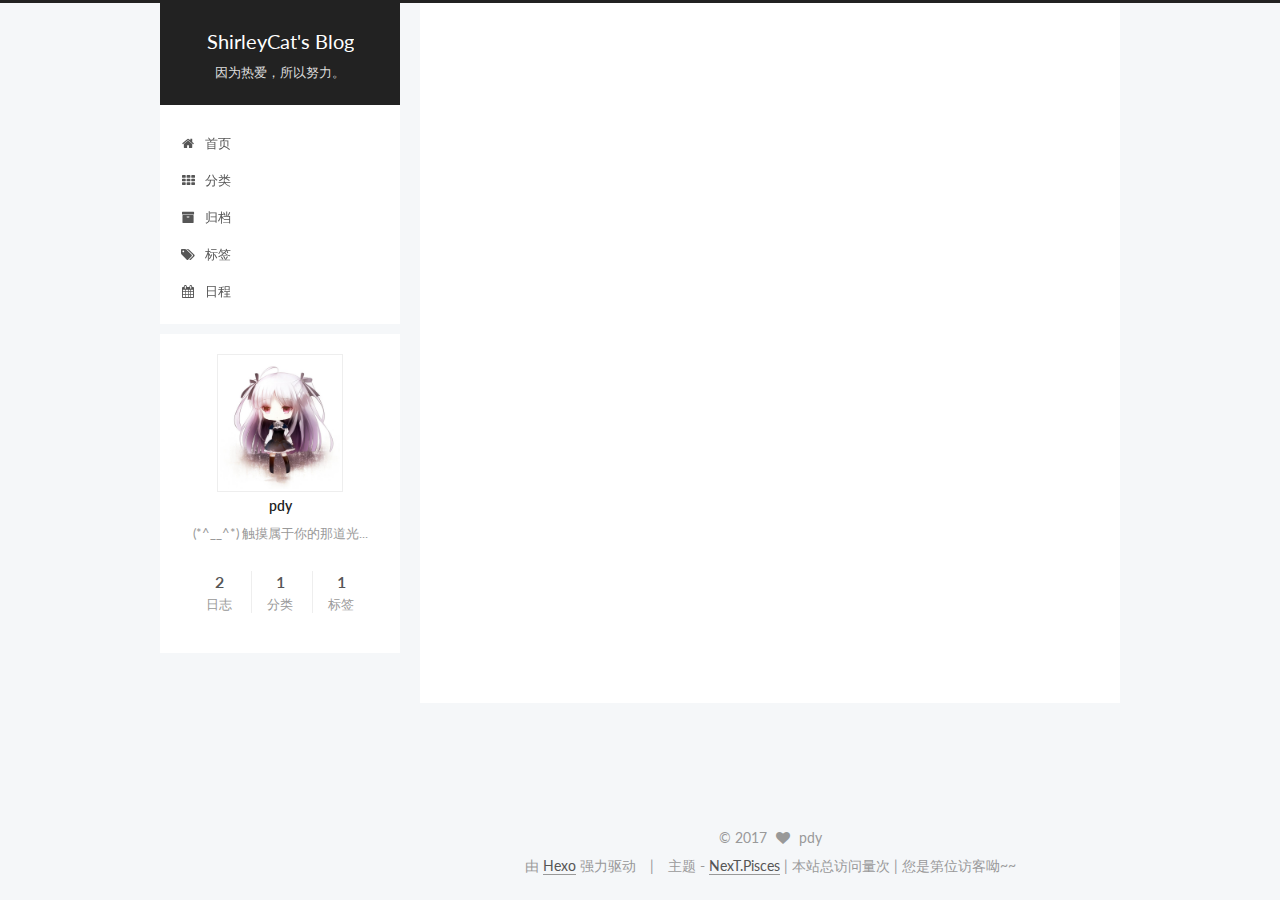
<file: schedule/index.html>
<!doctype html>



  


<html class="theme-next pisces use-motion">
<head>
  <meta charset="UTF-8"/>
<meta http-equiv="X-UA-Compatible" content="IE=edge,chrome=1" />
<meta name="viewport" content="width=device-width, initial-scale=1, maximum-scale=1"/>



<meta http-equiv="Cache-Control" content="no-transform" />
<meta http-equiv="Cache-Control" content="no-siteapp" />












  
  
  <link href="/vendors/fancybox/source/jquery.fancybox.css?v=2.1.5" rel="stylesheet" type="text/css" />




  
  
  
  

  
    
    
  

  

  

  

  

  
    
    
    <link href="//fonts.googleapis.com/css?family=Lato:300,300italic,400,400italic,700,700italic&subset=latin,latin-ext" rel="stylesheet" type="text/css">
  






<link href="/vendors/font-awesome/css/font-awesome.min.css?v=4.4.0" rel="stylesheet" type="text/css" />

<link href="/css/main.css?v=5.0.2" rel="stylesheet" type="text/css" />


  <meta name="keywords" content="Hexo, NexT" />








  <link rel="shortcut icon" type="image/x-icon" href="/favicon.ico?v=5.0.2" />






<meta name="description" content="(*^__^*) 触摸属于你的那道光...">
<meta property="og:type" content="website">
<meta property="og:title" content="schedule">
<meta property="og:url" content="http://shirleycat.github.io/schedule/index.html">
<meta property="og:site_name" content="ShirleyCat's Blog">
<meta property="og:description" content="(*^__^*) 触摸属于你的那道光...">
<meta property="og:updated_time" content="2016-10-27T05:40:03.393Z">
<meta name="twitter:card" content="summary">
<meta name="twitter:title" content="schedule">
<meta name="twitter:description" content="(*^__^*) 触摸属于你的那道光...">



<script type="text/javascript" id="hexo.configuration">
  var NexT = window.NexT || {};
  var CONFIG = {
    scheme: 'Pisces',
    sidebar: {"position":"left","display":"post"},
    fancybox: true,
    motion: true,
    duoshuo: {
      userId: '0',
      author: '博主'
    }
  };
</script>




  <link rel="canonical" href="http://shirleycat.github.io/schedule/"/>


  <title>
  

  
    schedule | ShirleyCat's Blog
  
</title>
</head>

<body itemscope itemtype="//schema.org/WebPage" lang="zh-Hans">

  










  
  
    
  

  <div class="container one-collumn sidebar-position-left  ">
    <div class="headband"></div>

    <header id="header" class="header" itemscope itemtype="//schema.org/WPHeader">
      <div class="header-inner"><div class="site-meta ">
  

  <div class="custom-logo-site-title">
    <a href="/"  class="brand" rel="start">
      <span class="logo-line-before"><i></i></span>
      <span class="site-title">ShirleyCat's Blog</span>
      <span class="logo-line-after"><i></i></span>
    </a>
  </div>
  <p class="site-subtitle">因为热爱，所以努力。</p>
</div>

<div class="site-nav-toggle">
  <button>
    <span class="btn-bar"></span>
    <span class="btn-bar"></span>
    <span class="btn-bar"></span>
  </button>
</div>

<nav class="site-nav">
  

  
    <ul id="menu" class="menu">
      
        
        <li class="menu-item menu-item-home">
          <a href="/" rel="section">
            
              <i class="menu-item-icon fa fa-fw fa-home"></i> <br />
            
            首页
          </a>
        </li>
      
        
        <li class="menu-item menu-item-categories">
          <a href="/categories" rel="section">
            
              <i class="menu-item-icon fa fa-fw fa-th"></i> <br />
            
            分类
          </a>
        </li>
      
        
        <li class="menu-item menu-item-archives">
          <a href="/archives" rel="section">
            
              <i class="menu-item-icon fa fa-fw fa-archive"></i> <br />
            
            归档
          </a>
        </li>
      
        
        <li class="menu-item menu-item-tags">
          <a href="/tags" rel="section">
            
              <i class="menu-item-icon fa fa-fw fa-tags"></i> <br />
            
            标签
          </a>
        </li>
      
        
        <li class="menu-item menu-item-schedule">
          <a href="/schedule" rel="section">
            
              <i class="menu-item-icon fa fa-fw fa-calendar"></i> <br />
            
            日程
          </a>
        </li>
      

      
    </ul>
  

  
</nav>

 </div>
    </header>

    <main id="main" class="main">
      <div class="main-inner">
        <div class="content-wrap">
          <div id="content" class="content">
            

  <div id="posts" class="posts-expand">
    
    
      
    
  </div>


          </div>
          


          

        </div>
        
          
  
  <div class="sidebar-toggle">
    <div class="sidebar-toggle-line-wrap">
      <span class="sidebar-toggle-line sidebar-toggle-line-first"></span>
      <span class="sidebar-toggle-line sidebar-toggle-line-middle"></span>
      <span class="sidebar-toggle-line sidebar-toggle-line-last"></span>
    </div>
  </div>

  <aside id="sidebar" class="sidebar">
    <div class="sidebar-inner">

      

      

      <section class="site-overview sidebar-panel  sidebar-panel-active ">
        <div class="site-author motion-element" itemprop="author" itemscope itemtype="//schema.org/Person">
          <img class="site-author-image" itemprop="image"
               src="/images/avatar.jpg"
               alt="pdy" />
          <p class="site-author-name" itemprop="name">pdy</p>
          <p class="site-description motion-element" itemprop="description">(*^__^*) 触摸属于你的那道光...</p>
        </div>
        <nav class="site-state motion-element">
          <div class="site-state-item site-state-posts">
            <a href="/archives">
              <span class="site-state-item-count">2</span>
              <span class="site-state-item-name">日志</span>
            </a>
          </div>

          
            <div class="site-state-item site-state-categories">
              <a href="/categories">
                <span class="site-state-item-count">1</span>
                <span class="site-state-item-name">分类</span>
              </a>
            </div>
          

          
            <div class="site-state-item site-state-tags">
              <a href="/tags">
                <span class="site-state-item-count">1</span>
                <span class="site-state-item-name">标签</span>
              </a>
            </div>
          

        </nav>

        

        <div class="links-of-author motion-element">
          
        </div>

        
        

        
        

      </section>

      

    </div>
  </aside>


        
      </div>
    </main>

    <footer id="footer" class="footer">
      <div class="footer-inner">
        <div class="copyright" >
  
  &copy; 
  <span itemprop="copyrightYear">2017</span>
  <span class="with-love">
    <i class="fa fa-heart"></i>
  </span>
  <span class="author" itemprop="copyrightHolder">pdy</span>
</div>

<div class="powered-by">
  由 <a class="theme-link" href="https://hexo.io">Hexo</a> 强力驱动
</div>

<div class="theme-info">
  主题 -
  <a class="theme-link" href="https://github.com/iissnan/hexo-theme-next">
    NexT.Pisces
  </a>
</div>

<script async src="https://dn-lbstatics.qbox.me/busuanzi/2.3/busuanzi.pure.mini.js"></script>

<span id="busuanzi_container_site_pv">
	|     本站总访问量<span id="busuanzi_value_site_pv"></span>次
</span>

<span id="busuanzi_container_site_uv">
	|     您是第<span id="busuanzi_value_site_uv"></span>位访客呦~~
</span>

        

        
      </div>
    </footer>

    <div class="back-to-top">
      <i class="fa fa-arrow-up"></i>
    </div>
  </div>

  

<script type="text/javascript">
  if (Object.prototype.toString.call(window.Promise) !== '[object Function]') {
    window.Promise = null;
  }
</script>









  



  
  <script type="text/javascript" src="/vendors/jquery/index.js?v=2.1.3"></script>

  
  <script type="text/javascript" src="/vendors/fastclick/lib/fastclick.min.js?v=1.0.6"></script>

  
  <script type="text/javascript" src="/vendors/jquery_lazyload/jquery.lazyload.js?v=1.9.7"></script>

  
  <script type="text/javascript" src="/vendors/velocity/velocity.min.js?v=1.2.1"></script>

  
  <script type="text/javascript" src="/vendors/velocity/velocity.ui.min.js?v=1.2.1"></script>

  
  <script type="text/javascript" src="/vendors/fancybox/source/jquery.fancybox.pack.js?v=2.1.5"></script>


  


  <script type="text/javascript" src="/js/src/utils.js?v=5.0.2"></script>

  <script type="text/javascript" src="/js/src/motion.js?v=5.0.2"></script>



  
  


  <script type="text/javascript" src="/js/src/affix.js?v=5.0.2"></script>

  <script type="text/javascript" src="/js/src/schemes/pisces.js?v=5.0.2"></script>



  

  


  <script type="text/javascript" src="/js/src/bootstrap.js?v=5.0.2"></script>



  

  
    
  

  <script type="text/javascript">
    var duoshuoQuery = {short_name:"shirleyblog"};
    (function() {
      var ds = document.createElement('script');
      ds.type = 'text/javascript';ds.async = true;
      ds.id = 'duoshuo-script';
      ds.src = (document.location.protocol == 'https:' ? 'https:' : 'http:') + '//static.duoshuo.com/embed.js';
      ds.charset = 'UTF-8';
      (document.getElementsByTagName('head')[0]
      || document.getElementsByTagName('body')[0]).appendChild(ds);
    })();
  </script>

  
    
    <script src="/vendors/ua-parser-js/dist/ua-parser.min.js?v=0.7.9"></script>
    <script src="/js/src/hook-duoshuo.js"></script>
  






  
  

  

  

  

  


</body>
</html>
</file>
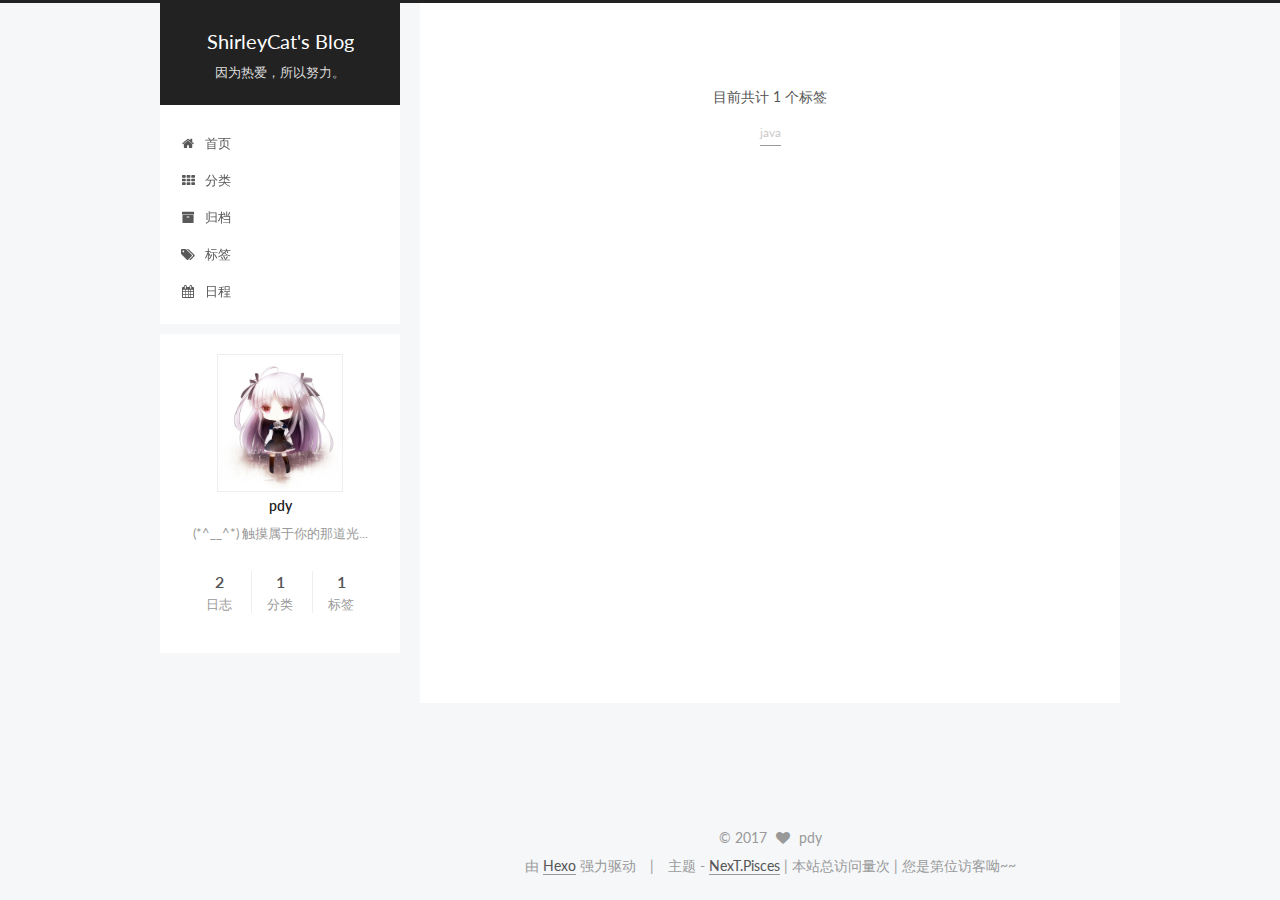
<file: tags/index.html>
<!doctype html>



  


<html class="theme-next pisces use-motion">
<head>
  <meta charset="UTF-8"/>
<meta http-equiv="X-UA-Compatible" content="IE=edge,chrome=1" />
<meta name="viewport" content="width=device-width, initial-scale=1, maximum-scale=1"/>



<meta http-equiv="Cache-Control" content="no-transform" />
<meta http-equiv="Cache-Control" content="no-siteapp" />












  
  
  <link href="/vendors/fancybox/source/jquery.fancybox.css?v=2.1.5" rel="stylesheet" type="text/css" />




  
  
  
  

  
    
    
  

  

  

  

  

  
    
    
    <link href="//fonts.googleapis.com/css?family=Lato:300,300italic,400,400italic,700,700italic&subset=latin,latin-ext" rel="stylesheet" type="text/css">
  






<link href="/vendors/font-awesome/css/font-awesome.min.css?v=4.4.0" rel="stylesheet" type="text/css" />

<link href="/css/main.css?v=5.0.2" rel="stylesheet" type="text/css" />


  <meta name="keywords" content="Hexo, NexT" />








  <link rel="shortcut icon" type="image/x-icon" href="/favicon.ico?v=5.0.2" />






<meta name="description" content="(*^__^*) 触摸属于你的那道光...">
<meta property="og:type" content="website">
<meta property="og:title" content="tags">
<meta property="og:url" content="http://shirleycat.github.io/tags/index.html">
<meta property="og:site_name" content="ShirleyCat's Blog">
<meta property="og:description" content="(*^__^*) 触摸属于你的那道光...">
<meta property="og:updated_time" content="2016-10-27T05:35:33.011Z">
<meta name="twitter:card" content="summary">
<meta name="twitter:title" content="tags">
<meta name="twitter:description" content="(*^__^*) 触摸属于你的那道光...">



<script type="text/javascript" id="hexo.configuration">
  var NexT = window.NexT || {};
  var CONFIG = {
    scheme: 'Pisces',
    sidebar: {"position":"left","display":"post"},
    fancybox: true,
    motion: true,
    duoshuo: {
      userId: '0',
      author: '博主'
    }
  };
</script>




  <link rel="canonical" href="http://shirleycat.github.io/tags/"/>


  <title>
  

  
    标签 | ShirleyCat's Blog
  
</title>
</head>

<body itemscope itemtype="//schema.org/WebPage" lang="zh-Hans">

  










  
  
    
  

  <div class="container one-collumn sidebar-position-left  ">
    <div class="headband"></div>

    <header id="header" class="header" itemscope itemtype="//schema.org/WPHeader">
      <div class="header-inner"><div class="site-meta ">
  

  <div class="custom-logo-site-title">
    <a href="/"  class="brand" rel="start">
      <span class="logo-line-before"><i></i></span>
      <span class="site-title">ShirleyCat's Blog</span>
      <span class="logo-line-after"><i></i></span>
    </a>
  </div>
  <p class="site-subtitle">因为热爱，所以努力。</p>
</div>

<div class="site-nav-toggle">
  <button>
    <span class="btn-bar"></span>
    <span class="btn-bar"></span>
    <span class="btn-bar"></span>
  </button>
</div>

<nav class="site-nav">
  

  
    <ul id="menu" class="menu">
      
        
        <li class="menu-item menu-item-home">
          <a href="/" rel="section">
            
              <i class="menu-item-icon fa fa-fw fa-home"></i> <br />
            
            首页
          </a>
        </li>
      
        
        <li class="menu-item menu-item-categories">
          <a href="/categories" rel="section">
            
              <i class="menu-item-icon fa fa-fw fa-th"></i> <br />
            
            分类
          </a>
        </li>
      
        
        <li class="menu-item menu-item-archives">
          <a href="/archives" rel="section">
            
              <i class="menu-item-icon fa fa-fw fa-archive"></i> <br />
            
            归档
          </a>
        </li>
      
        
        <li class="menu-item menu-item-tags">
          <a href="/tags" rel="section">
            
              <i class="menu-item-icon fa fa-fw fa-tags"></i> <br />
            
            标签
          </a>
        </li>
      
        
        <li class="menu-item menu-item-schedule">
          <a href="/schedule" rel="section">
            
              <i class="menu-item-icon fa fa-fw fa-calendar"></i> <br />
            
            日程
          </a>
        </li>
      

      
    </ul>
  

  
</nav>

 </div>
    </header>

    <main id="main" class="main">
      <div class="main-inner">
        <div class="content-wrap">
          <div id="content" class="content">
            

  <div id="posts" class="posts-expand">
    
    
      <div class="tag-cloud">
        <div class="tag-cloud-title">
            目前共计 1 个标签
        </div>
        <div class="tag-cloud-tags">
          <a href="/tags/java/" style="font-size: 12px; color: #ccc">java</a>
        </div>
      </div>
    
  </div>


          </div>
          


          

        </div>
        
          
  
  <div class="sidebar-toggle">
    <div class="sidebar-toggle-line-wrap">
      <span class="sidebar-toggle-line sidebar-toggle-line-first"></span>
      <span class="sidebar-toggle-line sidebar-toggle-line-middle"></span>
      <span class="sidebar-toggle-line sidebar-toggle-line-last"></span>
    </div>
  </div>

  <aside id="sidebar" class="sidebar">
    <div class="sidebar-inner">

      

      

      <section class="site-overview sidebar-panel  sidebar-panel-active ">
        <div class="site-author motion-element" itemprop="author" itemscope itemtype="//schema.org/Person">
          <img class="site-author-image" itemprop="image"
               src="/images/avatar.jpg"
               alt="pdy" />
          <p class="site-author-name" itemprop="name">pdy</p>
          <p class="site-description motion-element" itemprop="description">(*^__^*) 触摸属于你的那道光...</p>
        </div>
        <nav class="site-state motion-element">
          <div class="site-state-item site-state-posts">
            <a href="/archives">
              <span class="site-state-item-count">2</span>
              <span class="site-state-item-name">日志</span>
            </a>
          </div>

          
            <div class="site-state-item site-state-categories">
              <a href="/categories">
                <span class="site-state-item-count">1</span>
                <span class="site-state-item-name">分类</span>
              </a>
            </div>
          

          
            <div class="site-state-item site-state-tags">
              <a href="/tags">
                <span class="site-state-item-count">1</span>
                <span class="site-state-item-name">标签</span>
              </a>
            </div>
          

        </nav>

        

        <div class="links-of-author motion-element">
          
        </div>

        
        

        
        

      </section>

      

    </div>
  </aside>


        
      </div>
    </main>

    <footer id="footer" class="footer">
      <div class="footer-inner">
        <div class="copyright" >
  
  &copy; 
  <span itemprop="copyrightYear">2017</span>
  <span class="with-love">
    <i class="fa fa-heart"></i>
  </span>
  <span class="author" itemprop="copyrightHolder">pdy</span>
</div>

<div class="powered-by">
  由 <a class="theme-link" href="https://hexo.io">Hexo</a> 强力驱动
</div>

<div class="theme-info">
  主题 -
  <a class="theme-link" href="https://github.com/iissnan/hexo-theme-next">
    NexT.Pisces
  </a>
</div>

<script async src="https://dn-lbstatics.qbox.me/busuanzi/2.3/busuanzi.pure.mini.js"></script>

<span id="busuanzi_container_site_pv">
	|     本站总访问量<span id="busuanzi_value_site_pv"></span>次
</span>

<span id="busuanzi_container_site_uv">
	|     您是第<span id="busuanzi_value_site_uv"></span>位访客呦~~
</span>

        

        
      </div>
    </footer>

    <div class="back-to-top">
      <i class="fa fa-arrow-up"></i>
    </div>
  </div>

  

<script type="text/javascript">
  if (Object.prototype.toString.call(window.Promise) !== '[object Function]') {
    window.Promise = null;
  }
</script>









  



  
  <script type="text/javascript" src="/vendors/jquery/index.js?v=2.1.3"></script>

  
  <script type="text/javascript" src="/vendors/fastclick/lib/fastclick.min.js?v=1.0.6"></script>

  
  <script type="text/javascript" src="/vendors/jquery_lazyload/jquery.lazyload.js?v=1.9.7"></script>

  
  <script type="text/javascript" src="/vendors/velocity/velocity.min.js?v=1.2.1"></script>

  
  <script type="text/javascript" src="/vendors/velocity/velocity.ui.min.js?v=1.2.1"></script>

  
  <script type="text/javascript" src="/vendors/fancybox/source/jquery.fancybox.pack.js?v=2.1.5"></script>


  


  <script type="text/javascript" src="/js/src/utils.js?v=5.0.2"></script>

  <script type="text/javascript" src="/js/src/motion.js?v=5.0.2"></script>



  
  


  <script type="text/javascript" src="/js/src/affix.js?v=5.0.2"></script>

  <script type="text/javascript" src="/js/src/schemes/pisces.js?v=5.0.2"></script>



  

  


  <script type="text/javascript" src="/js/src/bootstrap.js?v=5.0.2"></script>



  

  
    
  

  <script type="text/javascript">
    var duoshuoQuery = {short_name:"shirleyblog"};
    (function() {
      var ds = document.createElement('script');
      ds.type = 'text/javascript';ds.async = true;
      ds.id = 'duoshuo-script';
      ds.src = (document.location.protocol == 'https:' ? 'https:' : 'http:') + '//static.duoshuo.com/embed.js';
      ds.charset = 'UTF-8';
      (document.getElementsByTagName('head')[0]
      || document.getElementsByTagName('body')[0]).appendChild(ds);
    })();
  </script>

  
    
    <script src="/vendors/ua-parser-js/dist/ua-parser.min.js?v=0.7.9"></script>
    <script src="/js/src/hook-duoshuo.js"></script>
  






  
  

  

  

  

  


</body>
</html>
</file>
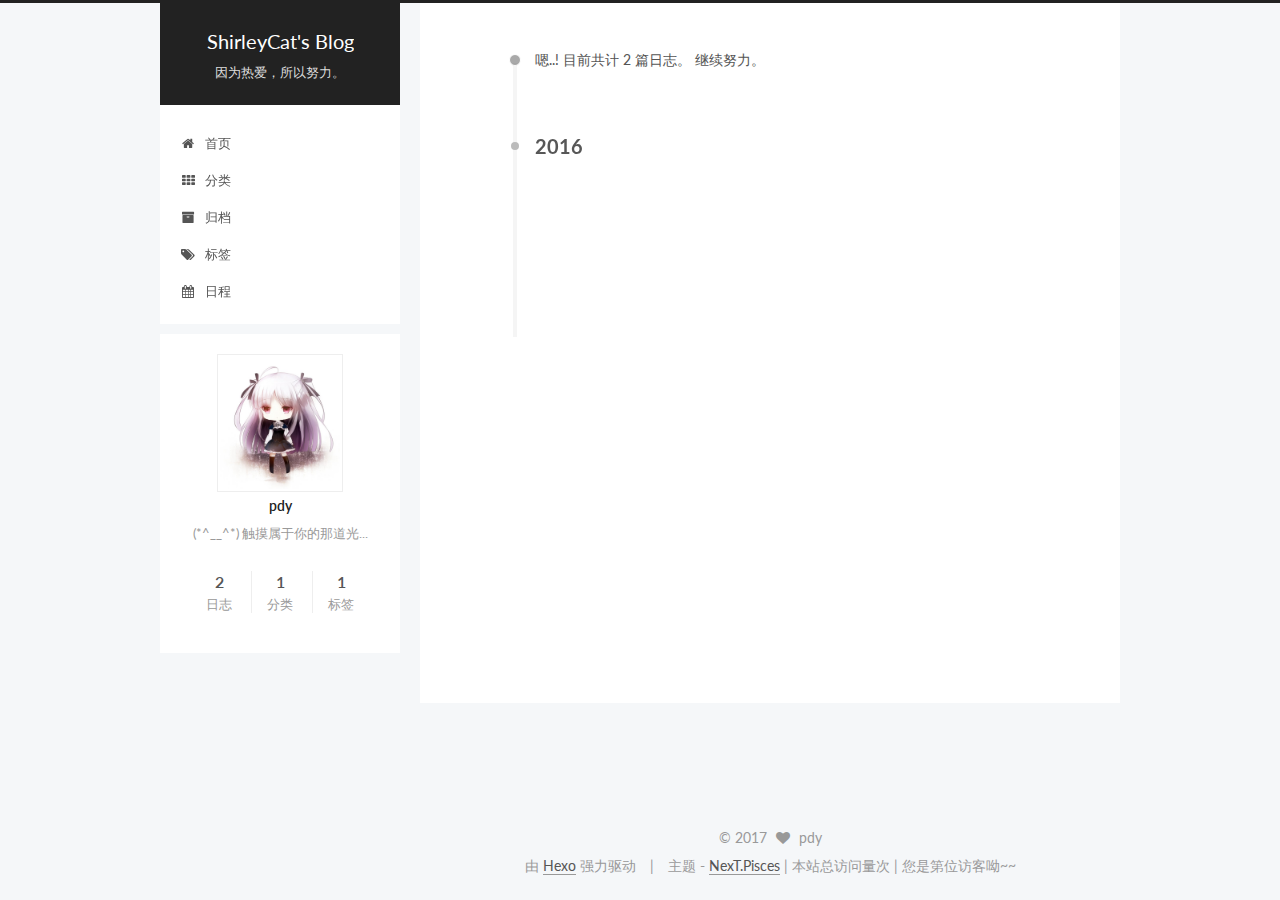
<file: archives/2016/index.html>
<!doctype html>



  


<html class="theme-next pisces use-motion">
<head>
  <meta charset="UTF-8"/>
<meta http-equiv="X-UA-Compatible" content="IE=edge,chrome=1" />
<meta name="viewport" content="width=device-width, initial-scale=1, maximum-scale=1"/>



<meta http-equiv="Cache-Control" content="no-transform" />
<meta http-equiv="Cache-Control" content="no-siteapp" />












  
  
  <link href="/vendors/fancybox/source/jquery.fancybox.css?v=2.1.5" rel="stylesheet" type="text/css" />




  
  
  
  

  
    
    
  

  

  

  

  

  
    
    
    <link href="//fonts.googleapis.com/css?family=Lato:300,300italic,400,400italic,700,700italic&subset=latin,latin-ext" rel="stylesheet" type="text/css">
  






<link href="/vendors/font-awesome/css/font-awesome.min.css?v=4.4.0" rel="stylesheet" type="text/css" />

<link href="/css/main.css?v=5.0.2" rel="stylesheet" type="text/css" />


  <meta name="keywords" content="Hexo, NexT" />








  <link rel="shortcut icon" type="image/x-icon" href="/favicon.ico?v=5.0.2" />






<meta name="description" content="(*^__^*) 触摸属于你的那道光...">
<meta property="og:type" content="website">
<meta property="og:title" content="ShirleyCat's Blog">
<meta property="og:url" content="http://shirleycat.github.io/archives/2016/index.html">
<meta property="og:site_name" content="ShirleyCat's Blog">
<meta property="og:description" content="(*^__^*) 触摸属于你的那道光...">
<meta name="twitter:card" content="summary">
<meta name="twitter:title" content="ShirleyCat's Blog">
<meta name="twitter:description" content="(*^__^*) 触摸属于你的那道光...">



<script type="text/javascript" id="hexo.configuration">
  var NexT = window.NexT || {};
  var CONFIG = {
    scheme: 'Pisces',
    sidebar: {"position":"left","display":"post"},
    fancybox: true,
    motion: true,
    duoshuo: {
      userId: '0',
      author: '博主'
    }
  };
</script>




  <link rel="canonical" href="http://shirleycat.github.io/archives/2016/"/>


  <title> 归档 | ShirleyCat's Blog </title>
</head>

<body itemscope itemtype="//schema.org/WebPage" lang="zh-Hans">

  










  
  
    
  

  <div class="container one-collumn sidebar-position-left  page-archive  ">
    <div class="headband"></div>

    <header id="header" class="header" itemscope itemtype="//schema.org/WPHeader">
      <div class="header-inner"><div class="site-meta ">
  

  <div class="custom-logo-site-title">
    <a href="/"  class="brand" rel="start">
      <span class="logo-line-before"><i></i></span>
      <span class="site-title">ShirleyCat's Blog</span>
      <span class="logo-line-after"><i></i></span>
    </a>
  </div>
  <p class="site-subtitle">因为热爱，所以努力。</p>
</div>

<div class="site-nav-toggle">
  <button>
    <span class="btn-bar"></span>
    <span class="btn-bar"></span>
    <span class="btn-bar"></span>
  </button>
</div>

<nav class="site-nav">
  

  
    <ul id="menu" class="menu">
      
        
        <li class="menu-item menu-item-home">
          <a href="/" rel="section">
            
              <i class="menu-item-icon fa fa-fw fa-home"></i> <br />
            
            首页
          </a>
        </li>
      
        
        <li class="menu-item menu-item-categories">
          <a href="/categories" rel="section">
            
              <i class="menu-item-icon fa fa-fw fa-th"></i> <br />
            
            分类
          </a>
        </li>
      
        
        <li class="menu-item menu-item-archives">
          <a href="/archives" rel="section">
            
              <i class="menu-item-icon fa fa-fw fa-archive"></i> <br />
            
            归档
          </a>
        </li>
      
        
        <li class="menu-item menu-item-tags">
          <a href="/tags" rel="section">
            
              <i class="menu-item-icon fa fa-fw fa-tags"></i> <br />
            
            标签
          </a>
        </li>
      
        
        <li class="menu-item menu-item-schedule">
          <a href="/schedule" rel="section">
            
              <i class="menu-item-icon fa fa-fw fa-calendar"></i> <br />
            
            日程
          </a>
        </li>
      

      
    </ul>
  

  
</nav>

 </div>
    </header>

    <main id="main" class="main">
      <div class="main-inner">
        <div class="content-wrap">
          <div id="content" class="content">
            

  <section id="posts" class="posts-collapse">
    <span class="archive-move-on"></span>

    <span class="archive-page-counter">
      
      
      
        
      
      嗯..! 目前共计 2 篇日志。 继续努力。
    </span>

    

      
      
      

      
        
        <div class="collection-title">
          <h2 class="archive-year motion-element" id="archive-year-2016">2016</h2>
        </div>
      
      

      

  <article class="post post-type-normal" itemscope itemtype="//schema.org/Article">
    <header class="post-header">

      <h1 class="post-title">
        
            <a class="post-title-link" href="/2016/12/29/java核心技术（卷I）/" itemprop="url">
              
                <span itemprop="name">java核心技术（卷I）知识点总结</span>
              
            </a>
        
      </h1>

      <div class="post-meta">
        <time class="post-time" itemprop="dateCreated"
              datetime="2016-12-29T16:57:10+08:00"
              content="2016-12-29" >
          12-29
        </time>
      </div>

    </header>
  </article>



    

      
      
      

      
      

      

  <article class="post post-type-normal" itemscope itemtype="//schema.org/Article">
    <header class="post-header">

      <h1 class="post-title">
        
            <a class="post-title-link" href="/2016/10/26/hello-world/" itemprop="url">
              
                <span itemprop="name">Hello World</span>
              
            </a>
        
      </h1>

      <div class="post-meta">
        <time class="post-time" itemprop="dateCreated"
              datetime="2016-10-26T17:51:11+08:00"
              content="2016-10-26" >
          10-26
        </time>
      </div>

    </header>
  </article>



    

  </section>

  



          </div>
          


          

        </div>
        
          
  
  <div class="sidebar-toggle">
    <div class="sidebar-toggle-line-wrap">
      <span class="sidebar-toggle-line sidebar-toggle-line-first"></span>
      <span class="sidebar-toggle-line sidebar-toggle-line-middle"></span>
      <span class="sidebar-toggle-line sidebar-toggle-line-last"></span>
    </div>
  </div>

  <aside id="sidebar" class="sidebar">
    <div class="sidebar-inner">

      

      

      <section class="site-overview sidebar-panel  sidebar-panel-active ">
        <div class="site-author motion-element" itemprop="author" itemscope itemtype="//schema.org/Person">
          <img class="site-author-image" itemprop="image"
               src="/images/avatar.jpg"
               alt="pdy" />
          <p class="site-author-name" itemprop="name">pdy</p>
          <p class="site-description motion-element" itemprop="description">(*^__^*) 触摸属于你的那道光...</p>
        </div>
        <nav class="site-state motion-element">
          <div class="site-state-item site-state-posts">
            <a href="/archives">
              <span class="site-state-item-count">2</span>
              <span class="site-state-item-name">日志</span>
            </a>
          </div>

          
            <div class="site-state-item site-state-categories">
              <a href="/categories">
                <span class="site-state-item-count">1</span>
                <span class="site-state-item-name">分类</span>
              </a>
            </div>
          

          
            <div class="site-state-item site-state-tags">
              <a href="/tags">
                <span class="site-state-item-count">1</span>
                <span class="site-state-item-name">标签</span>
              </a>
            </div>
          

        </nav>

        

        <div class="links-of-author motion-element">
          
        </div>

        
        

        
        

      </section>

      

    </div>
  </aside>


        
      </div>
    </main>

    <footer id="footer" class="footer">
      <div class="footer-inner">
        <div class="copyright" >
  
  &copy; 
  <span itemprop="copyrightYear">2017</span>
  <span class="with-love">
    <i class="fa fa-heart"></i>
  </span>
  <span class="author" itemprop="copyrightHolder">pdy</span>
</div>

<div class="powered-by">
  由 <a class="theme-link" href="https://hexo.io">Hexo</a> 强力驱动
</div>

<div class="theme-info">
  主题 -
  <a class="theme-link" href="https://github.com/iissnan/hexo-theme-next">
    NexT.Pisces
  </a>
</div>

<script async src="https://dn-lbstatics.qbox.me/busuanzi/2.3/busuanzi.pure.mini.js"></script>

<span id="busuanzi_container_site_pv">
	|     本站总访问量<span id="busuanzi_value_site_pv"></span>次
</span>

<span id="busuanzi_container_site_uv">
	|     您是第<span id="busuanzi_value_site_uv"></span>位访客呦~~
</span>

        

        
      </div>
    </footer>

    <div class="back-to-top">
      <i class="fa fa-arrow-up"></i>
    </div>
  </div>

  

<script type="text/javascript">
  if (Object.prototype.toString.call(window.Promise) !== '[object Function]') {
    window.Promise = null;
  }
</script>









  



  
  <script type="text/javascript" src="/vendors/jquery/index.js?v=2.1.3"></script>

  
  <script type="text/javascript" src="/vendors/fastclick/lib/fastclick.min.js?v=1.0.6"></script>

  
  <script type="text/javascript" src="/vendors/jquery_lazyload/jquery.lazyload.js?v=1.9.7"></script>

  
  <script type="text/javascript" src="/vendors/velocity/velocity.min.js?v=1.2.1"></script>

  
  <script type="text/javascript" src="/vendors/velocity/velocity.ui.min.js?v=1.2.1"></script>

  
  <script type="text/javascript" src="/vendors/fancybox/source/jquery.fancybox.pack.js?v=2.1.5"></script>


  


  <script type="text/javascript" src="/js/src/utils.js?v=5.0.2"></script>

  <script type="text/javascript" src="/js/src/motion.js?v=5.0.2"></script>



  
  


  <script type="text/javascript" src="/js/src/affix.js?v=5.0.2"></script>

  <script type="text/javascript" src="/js/src/schemes/pisces.js?v=5.0.2"></script>



  
  
    <script type="text/javascript" id="motion.page.archive">
      $('.archive-year').velocity('transition.slideLeftIn');
    </script>
  


  


  <script type="text/javascript" src="/js/src/bootstrap.js?v=5.0.2"></script>



  

  
    
  

  <script type="text/javascript">
    var duoshuoQuery = {short_name:"shirleyblog"};
    (function() {
      var ds = document.createElement('script');
      ds.type = 'text/javascript';ds.async = true;
      ds.id = 'duoshuo-script';
      ds.src = (document.location.protocol == 'https:' ? 'https:' : 'http:') + '//static.duoshuo.com/embed.js';
      ds.charset = 'UTF-8';
      (document.getElementsByTagName('head')[0]
      || document.getElementsByTagName('body')[0]).appendChild(ds);
    })();
  </script>

  
    
    <script src="/vendors/ua-parser-js/dist/ua-parser.min.js?v=0.7.9"></script>
    <script src="/js/src/hook-duoshuo.js"></script>
  






  
  

  

  

  

  


</body>
</html>
</file>
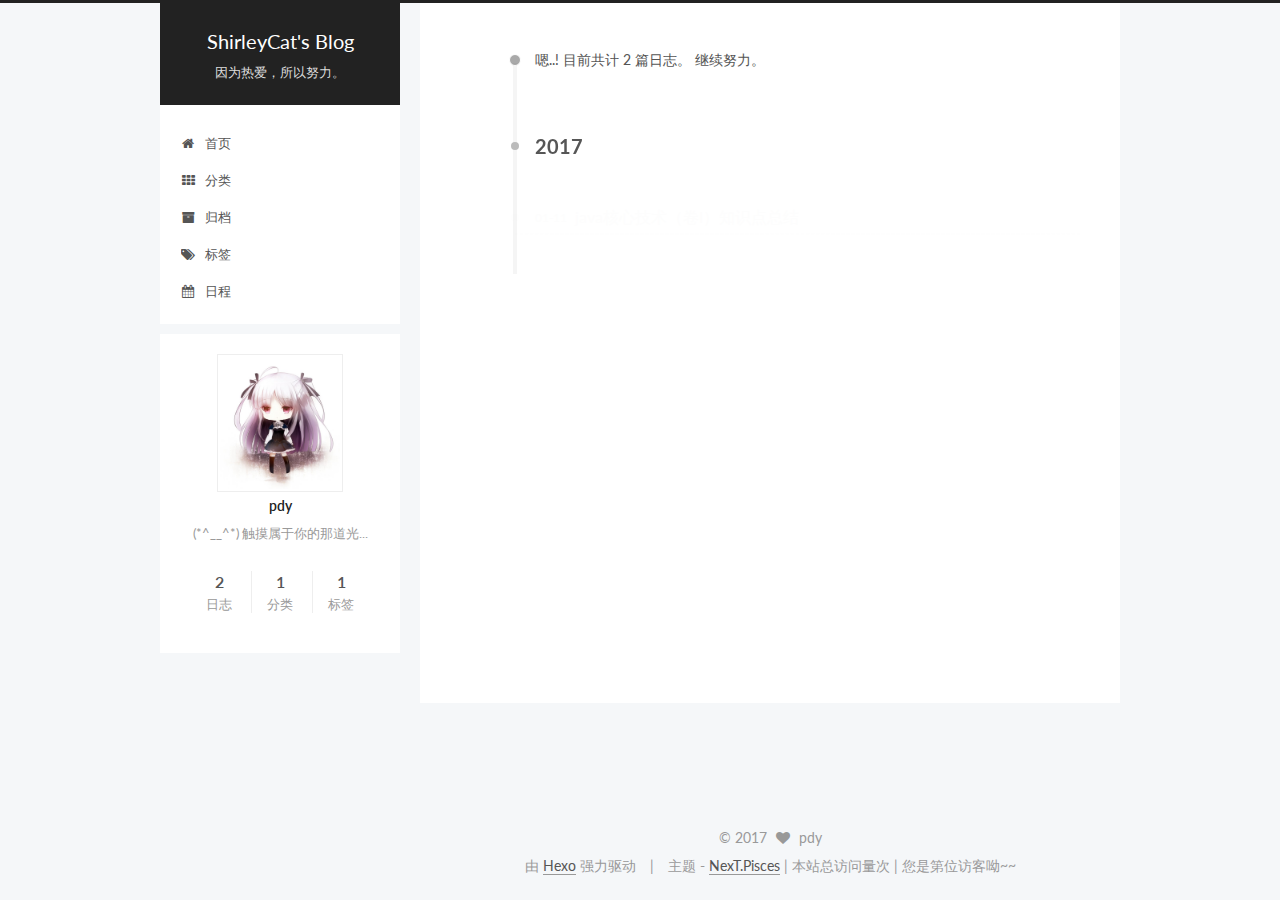
<file: archives/2017/index.html>
<!doctype html>



  


<html class="theme-next pisces use-motion">
<head>
  <meta charset="UTF-8"/>
<meta http-equiv="X-UA-Compatible" content="IE=edge,chrome=1" />
<meta name="viewport" content="width=device-width, initial-scale=1, maximum-scale=1"/>



<meta http-equiv="Cache-Control" content="no-transform" />
<meta http-equiv="Cache-Control" content="no-siteapp" />












  
  
  <link href="/vendors/fancybox/source/jquery.fancybox.css?v=2.1.5" rel="stylesheet" type="text/css" />




  
  
  
  

  
    
    
  

  

  

  

  

  
    
    
    <link href="//fonts.googleapis.com/css?family=Lato:300,300italic,400,400italic,700,700italic&subset=latin,latin-ext" rel="stylesheet" type="text/css">
  






<link href="/vendors/font-awesome/css/font-awesome.min.css?v=4.4.0" rel="stylesheet" type="text/css" />

<link href="/css/main.css?v=5.0.2" rel="stylesheet" type="text/css" />


  <meta name="keywords" content="Hexo, NexT" />








  <link rel="shortcut icon" type="image/x-icon" href="/favicon.ico?v=5.0.2" />






<meta name="description" content="(*^__^*) 触摸属于你的那道光...">
<meta property="og:type" content="website">
<meta property="og:title" content="ShirleyCat's Blog">
<meta property="og:url" content="http://shirleycat.github.io/archives/2017/index.html">
<meta property="og:site_name" content="ShirleyCat's Blog">
<meta property="og:description" content="(*^__^*) 触摸属于你的那道光...">
<meta name="twitter:card" content="summary">
<meta name="twitter:title" content="ShirleyCat's Blog">
<meta name="twitter:description" content="(*^__^*) 触摸属于你的那道光...">



<script type="text/javascript" id="hexo.configuration">
  var NexT = window.NexT || {};
  var CONFIG = {
    scheme: 'Pisces',
    sidebar: {"position":"left","display":"post"},
    fancybox: true,
    motion: true,
    duoshuo: {
      userId: '0',
      author: '博主'
    }
  };
</script>




  <link rel="canonical" href="http://shirleycat.github.io/archives/2017/"/>


  <title> 归档 | ShirleyCat's Blog </title>
</head>

<body itemscope itemtype="//schema.org/WebPage" lang="zh-Hans">

  










  
  
    
  

  <div class="container one-collumn sidebar-position-left  page-archive  ">
    <div class="headband"></div>

    <header id="header" class="header" itemscope itemtype="//schema.org/WPHeader">
      <div class="header-inner"><div class="site-meta ">
  

  <div class="custom-logo-site-title">
    <a href="/"  class="brand" rel="start">
      <span class="logo-line-before"><i></i></span>
      <span class="site-title">ShirleyCat's Blog</span>
      <span class="logo-line-after"><i></i></span>
    </a>
  </div>
  <p class="site-subtitle">因为热爱，所以努力。</p>
</div>

<div class="site-nav-toggle">
  <button>
    <span class="btn-bar"></span>
    <span class="btn-bar"></span>
    <span class="btn-bar"></span>
  </button>
</div>

<nav class="site-nav">
  

  
    <ul id="menu" class="menu">
      
        
        <li class="menu-item menu-item-home">
          <a href="/" rel="section">
            
              <i class="menu-item-icon fa fa-fw fa-home"></i> <br />
            
            首页
          </a>
        </li>
      
        
        <li class="menu-item menu-item-categories">
          <a href="/categories" rel="section">
            
              <i class="menu-item-icon fa fa-fw fa-th"></i> <br />
            
            分类
          </a>
        </li>
      
        
        <li class="menu-item menu-item-archives">
          <a href="/archives" rel="section">
            
              <i class="menu-item-icon fa fa-fw fa-archive"></i> <br />
            
            归档
          </a>
        </li>
      
        
        <li class="menu-item menu-item-tags">
          <a href="/tags" rel="section">
            
              <i class="menu-item-icon fa fa-fw fa-tags"></i> <br />
            
            标签
          </a>
        </li>
      
        
        <li class="menu-item menu-item-schedule">
          <a href="/schedule" rel="section">
            
              <i class="menu-item-icon fa fa-fw fa-calendar"></i> <br />
            
            日程
          </a>
        </li>
      

      
    </ul>
  

  
</nav>

 </div>
    </header>

    <main id="main" class="main">
      <div class="main-inner">
        <div class="content-wrap">
          <div id="content" class="content">
            

  <section id="posts" class="posts-collapse">
    <span class="archive-move-on"></span>

    <span class="archive-page-counter">
      
      
      
        
      
      嗯..! 目前共计 2 篇日志。 继续努力。
    </span>

    

      
      
      

      
        
        <div class="collection-title">
          <h2 class="archive-year motion-element" id="archive-year-2017">2017</h2>
        </div>
      
      

      

  <article class="post post-type-normal" itemscope itemtype="//schema.org/Article">
    <header class="post-header">

      <h1 class="post-title">
        
            <a class="post-title-link" href="/2017/01/11/java核心技术（卷I）/" itemprop="url">
              
                <span itemprop="name">java核心技术（卷I）知识点总结</span>
              
            </a>
        
      </h1>

      <div class="post-meta">
        <time class="post-time" itemprop="dateCreated"
              datetime="2017-01-11T17:35:10+08:00"
              content="2017-01-11" >
          01-11
        </time>
      </div>

    </header>
  </article>



    

  </section>

  



          </div>
          


          

        </div>
        
          
  
  <div class="sidebar-toggle">
    <div class="sidebar-toggle-line-wrap">
      <span class="sidebar-toggle-line sidebar-toggle-line-first"></span>
      <span class="sidebar-toggle-line sidebar-toggle-line-middle"></span>
      <span class="sidebar-toggle-line sidebar-toggle-line-last"></span>
    </div>
  </div>

  <aside id="sidebar" class="sidebar">
    <div class="sidebar-inner">

      

      

      <section class="site-overview sidebar-panel  sidebar-panel-active ">
        <div class="site-author motion-element" itemprop="author" itemscope itemtype="//schema.org/Person">
          <img class="site-author-image" itemprop="image"
               src="/images/avatar.jpg"
               alt="pdy" />
          <p class="site-author-name" itemprop="name">pdy</p>
          <p class="site-description motion-element" itemprop="description">(*^__^*) 触摸属于你的那道光...</p>
        </div>
        <nav class="site-state motion-element">
          <div class="site-state-item site-state-posts">
            <a href="/archives">
              <span class="site-state-item-count">2</span>
              <span class="site-state-item-name">日志</span>
            </a>
          </div>

          
            <div class="site-state-item site-state-categories">
              <a href="/categories">
                <span class="site-state-item-count">1</span>
                <span class="site-state-item-name">分类</span>
              </a>
            </div>
          

          
            <div class="site-state-item site-state-tags">
              <a href="/tags">
                <span class="site-state-item-count">1</span>
                <span class="site-state-item-name">标签</span>
              </a>
            </div>
          

        </nav>

        

        <div class="links-of-author motion-element">
          
        </div>

        
        

        
        

      </section>

      

    </div>
  </aside>


        
      </div>
    </main>

    <footer id="footer" class="footer">
      <div class="footer-inner">
        <div class="copyright" >
  
  &copy; 
  <span itemprop="copyrightYear">2017</span>
  <span class="with-love">
    <i class="fa fa-heart"></i>
  </span>
  <span class="author" itemprop="copyrightHolder">pdy</span>
</div>

<div class="powered-by">
  由 <a class="theme-link" href="https://hexo.io">Hexo</a> 强力驱动
</div>

<div class="theme-info">
  主题 -
  <a class="theme-link" href="https://github.com/iissnan/hexo-theme-next">
    NexT.Pisces
  </a>
</div>

<script async src="https://dn-lbstatics.qbox.me/busuanzi/2.3/busuanzi.pure.mini.js"></script>

<span id="busuanzi_container_site_pv">
	|     本站总访问量<span id="busuanzi_value_site_pv"></span>次
</span>

<span id="busuanzi_container_site_uv">
	|     您是第<span id="busuanzi_value_site_uv"></span>位访客呦~~
</span>

        

        
      </div>
    </footer>

    <div class="back-to-top">
      <i class="fa fa-arrow-up"></i>
    </div>
  </div>

  

<script type="text/javascript">
  if (Object.prototype.toString.call(window.Promise) !== '[object Function]') {
    window.Promise = null;
  }
</script>









  



  
  <script type="text/javascript" src="/vendors/jquery/index.js?v=2.1.3"></script>

  
  <script type="text/javascript" src="/vendors/fastclick/lib/fastclick.min.js?v=1.0.6"></script>

  
  <script type="text/javascript" src="/vendors/jquery_lazyload/jquery.lazyload.js?v=1.9.7"></script>

  
  <script type="text/javascript" src="/vendors/velocity/velocity.min.js?v=1.2.1"></script>

  
  <script type="text/javascript" src="/vendors/velocity/velocity.ui.min.js?v=1.2.1"></script>

  
  <script type="text/javascript" src="/vendors/fancybox/source/jquery.fancybox.pack.js?v=2.1.5"></script>


  


  <script type="text/javascript" src="/js/src/utils.js?v=5.0.2"></script>

  <script type="text/javascript" src="/js/src/motion.js?v=5.0.2"></script>



  
  


  <script type="text/javascript" src="/js/src/affix.js?v=5.0.2"></script>

  <script type="text/javascript" src="/js/src/schemes/pisces.js?v=5.0.2"></script>



  
  
    <script type="text/javascript" id="motion.page.archive">
      $('.archive-year').velocity('transition.slideLeftIn');
    </script>
  


  


  <script type="text/javascript" src="/js/src/bootstrap.js?v=5.0.2"></script>



  

  
    
  

  <script type="text/javascript">
    var duoshuoQuery = {short_name:"shirleyblog"};
    (function() {
      var ds = document.createElement('script');
      ds.type = 'text/javascript';ds.async = true;
      ds.id = 'duoshuo-script';
      ds.src = (document.location.protocol == 'https:' ? 'https:' : 'http:') + '//static.duoshuo.com/embed.js';
      ds.charset = 'UTF-8';
      (document.getElementsByTagName('head')[0]
      || document.getElementsByTagName('body')[0]).appendChild(ds);
    })();
  </script>

  
    
    <script src="/vendors/ua-parser-js/dist/ua-parser.min.js?v=0.7.9"></script>
    <script src="/js/src/hook-duoshuo.js"></script>
  






  
  

  

  

  

  


</body>
</html>
</file>
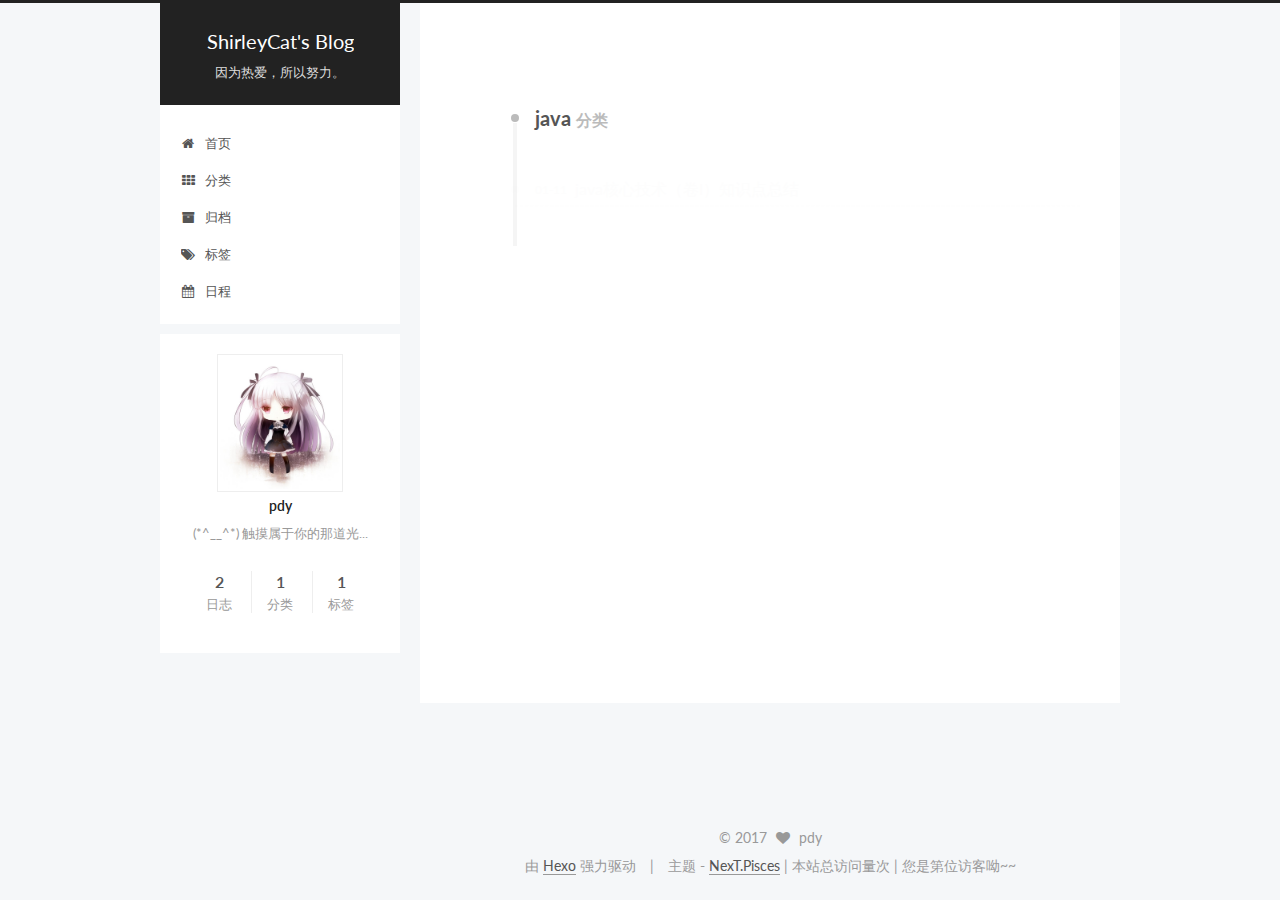
<file: categories/java/index.html>
<!doctype html>



  


<html class="theme-next pisces use-motion">
<head>
  <meta charset="UTF-8"/>
<meta http-equiv="X-UA-Compatible" content="IE=edge,chrome=1" />
<meta name="viewport" content="width=device-width, initial-scale=1, maximum-scale=1"/>



<meta http-equiv="Cache-Control" content="no-transform" />
<meta http-equiv="Cache-Control" content="no-siteapp" />












  
  
  <link href="/vendors/fancybox/source/jquery.fancybox.css?v=2.1.5" rel="stylesheet" type="text/css" />




  
  
  
  

  
    
    
  

  

  

  

  

  
    
    
    <link href="//fonts.googleapis.com/css?family=Lato:300,300italic,400,400italic,700,700italic&subset=latin,latin-ext" rel="stylesheet" type="text/css">
  






<link href="/vendors/font-awesome/css/font-awesome.min.css?v=4.4.0" rel="stylesheet" type="text/css" />

<link href="/css/main.css?v=5.0.2" rel="stylesheet" type="text/css" />


  <meta name="keywords" content="Hexo, NexT" />








  <link rel="shortcut icon" type="image/x-icon" href="/favicon.ico?v=5.0.2" />






<meta name="description" content="(*^__^*) 触摸属于你的那道光...">
<meta property="og:type" content="website">
<meta property="og:title" content="ShirleyCat's Blog">
<meta property="og:url" content="http://shirleycat.github.io/categories/java/index.html">
<meta property="og:site_name" content="ShirleyCat's Blog">
<meta property="og:description" content="(*^__^*) 触摸属于你的那道光...">
<meta name="twitter:card" content="summary">
<meta name="twitter:title" content="ShirleyCat's Blog">
<meta name="twitter:description" content="(*^__^*) 触摸属于你的那道光...">



<script type="text/javascript" id="hexo.configuration">
  var NexT = window.NexT || {};
  var CONFIG = {
    scheme: 'Pisces',
    sidebar: {"position":"left","display":"post"},
    fancybox: true,
    motion: true,
    duoshuo: {
      userId: '0',
      author: '博主'
    }
  };
</script>




  <link rel="canonical" href="http://shirleycat.github.io/categories/java/"/>


  <title> 分类: java | ShirleyCat's Blog </title>
</head>

<body itemscope itemtype="//schema.org/WebPage" lang="zh-Hans">

  










  
  
    
  

  <div class="container one-collumn sidebar-position-left  ">
    <div class="headband"></div>

    <header id="header" class="header" itemscope itemtype="//schema.org/WPHeader">
      <div class="header-inner"><div class="site-meta ">
  

  <div class="custom-logo-site-title">
    <a href="/"  class="brand" rel="start">
      <span class="logo-line-before"><i></i></span>
      <span class="site-title">ShirleyCat's Blog</span>
      <span class="logo-line-after"><i></i></span>
    </a>
  </div>
  <p class="site-subtitle">因为热爱，所以努力。</p>
</div>

<div class="site-nav-toggle">
  <button>
    <span class="btn-bar"></span>
    <span class="btn-bar"></span>
    <span class="btn-bar"></span>
  </button>
</div>

<nav class="site-nav">
  

  
    <ul id="menu" class="menu">
      
        
        <li class="menu-item menu-item-home">
          <a href="/" rel="section">
            
              <i class="menu-item-icon fa fa-fw fa-home"></i> <br />
            
            首页
          </a>
        </li>
      
        
        <li class="menu-item menu-item-categories">
          <a href="/categories" rel="section">
            
              <i class="menu-item-icon fa fa-fw fa-th"></i> <br />
            
            分类
          </a>
        </li>
      
        
        <li class="menu-item menu-item-archives">
          <a href="/archives" rel="section">
            
              <i class="menu-item-icon fa fa-fw fa-archive"></i> <br />
            
            归档
          </a>
        </li>
      
        
        <li class="menu-item menu-item-tags">
          <a href="/tags" rel="section">
            
              <i class="menu-item-icon fa fa-fw fa-tags"></i> <br />
            
            标签
          </a>
        </li>
      
        
        <li class="menu-item menu-item-schedule">
          <a href="/schedule" rel="section">
            
              <i class="menu-item-icon fa fa-fw fa-calendar"></i> <br />
            
            日程
          </a>
        </li>
      

      
    </ul>
  

  
</nav>

 </div>
    </header>

    <main id="main" class="main">
      <div class="main-inner">
        <div class="content-wrap">
          <div id="content" class="content">
            

  <section id="posts" class="posts-collapse">
    <div class="collection-title">
      <h2 >
        java
        <small>分类</small>
      </h2>
    </div>

    
      

  <article class="post post-type-normal" itemscope itemtype="//schema.org/Article">
    <header class="post-header">

      <h1 class="post-title">
        
            <a class="post-title-link" href="/2017/01/11/java核心技术（卷I）/" itemprop="url">
              
                <span itemprop="name">java核心技术（卷I）知识点总结</span>
              
            </a>
        
      </h1>

      <div class="post-meta">
        <time class="post-time" itemprop="dateCreated"
              datetime="2017-01-11T17:35:10+08:00"
              content="2017-01-11" >
          01-11
        </time>
      </div>

    </header>
  </article>


    
  </section>

  



          </div>
          


          

        </div>
        
          
  
  <div class="sidebar-toggle">
    <div class="sidebar-toggle-line-wrap">
      <span class="sidebar-toggle-line sidebar-toggle-line-first"></span>
      <span class="sidebar-toggle-line sidebar-toggle-line-middle"></span>
      <span class="sidebar-toggle-line sidebar-toggle-line-last"></span>
    </div>
  </div>

  <aside id="sidebar" class="sidebar">
    <div class="sidebar-inner">

      

      

      <section class="site-overview sidebar-panel  sidebar-panel-active ">
        <div class="site-author motion-element" itemprop="author" itemscope itemtype="//schema.org/Person">
          <img class="site-author-image" itemprop="image"
               src="/images/avatar.jpg"
               alt="pdy" />
          <p class="site-author-name" itemprop="name">pdy</p>
          <p class="site-description motion-element" itemprop="description">(*^__^*) 触摸属于你的那道光...</p>
        </div>
        <nav class="site-state motion-element">
          <div class="site-state-item site-state-posts">
            <a href="/archives">
              <span class="site-state-item-count">2</span>
              <span class="site-state-item-name">日志</span>
            </a>
          </div>

          
            <div class="site-state-item site-state-categories">
              <a href="/categories">
                <span class="site-state-item-count">1</span>
                <span class="site-state-item-name">分类</span>
              </a>
            </div>
          

          
            <div class="site-state-item site-state-tags">
              <a href="/tags">
                <span class="site-state-item-count">1</span>
                <span class="site-state-item-name">标签</span>
              </a>
            </div>
          

        </nav>

        

        <div class="links-of-author motion-element">
          
        </div>

        
        

        
        

      </section>

      

    </div>
  </aside>


        
      </div>
    </main>

    <footer id="footer" class="footer">
      <div class="footer-inner">
        <div class="copyright" >
  
  &copy; 
  <span itemprop="copyrightYear">2017</span>
  <span class="with-love">
    <i class="fa fa-heart"></i>
  </span>
  <span class="author" itemprop="copyrightHolder">pdy</span>
</div>

<div class="powered-by">
  由 <a class="theme-link" href="https://hexo.io">Hexo</a> 强力驱动
</div>

<div class="theme-info">
  主题 -
  <a class="theme-link" href="https://github.com/iissnan/hexo-theme-next">
    NexT.Pisces
  </a>
</div>

<script async src="https://dn-lbstatics.qbox.me/busuanzi/2.3/busuanzi.pure.mini.js"></script>

<span id="busuanzi_container_site_pv">
	|     本站总访问量<span id="busuanzi_value_site_pv"></span>次
</span>

<span id="busuanzi_container_site_uv">
	|     您是第<span id="busuanzi_value_site_uv"></span>位访客呦~~
</span>

        

        
      </div>
    </footer>

    <div class="back-to-top">
      <i class="fa fa-arrow-up"></i>
    </div>
  </div>

  

<script type="text/javascript">
  if (Object.prototype.toString.call(window.Promise) !== '[object Function]') {
    window.Promise = null;
  }
</script>









  



  
  <script type="text/javascript" src="/vendors/jquery/index.js?v=2.1.3"></script>

  
  <script type="text/javascript" src="/vendors/fastclick/lib/fastclick.min.js?v=1.0.6"></script>

  
  <script type="text/javascript" src="/vendors/jquery_lazyload/jquery.lazyload.js?v=1.9.7"></script>

  
  <script type="text/javascript" src="/vendors/velocity/velocity.min.js?v=1.2.1"></script>

  
  <script type="text/javascript" src="/vendors/velocity/velocity.ui.min.js?v=1.2.1"></script>

  
  <script type="text/javascript" src="/vendors/fancybox/source/jquery.fancybox.pack.js?v=2.1.5"></script>


  


  <script type="text/javascript" src="/js/src/utils.js?v=5.0.2"></script>

  <script type="text/javascript" src="/js/src/motion.js?v=5.0.2"></script>



  
  


  <script type="text/javascript" src="/js/src/affix.js?v=5.0.2"></script>

  <script type="text/javascript" src="/js/src/schemes/pisces.js?v=5.0.2"></script>



  

  


  <script type="text/javascript" src="/js/src/bootstrap.js?v=5.0.2"></script>



  

  
    
  

  <script type="text/javascript">
    var duoshuoQuery = {short_name:"shirleyblog"};
    (function() {
      var ds = document.createElement('script');
      ds.type = 'text/javascript';ds.async = true;
      ds.id = 'duoshuo-script';
      ds.src = (document.location.protocol == 'https:' ? 'https:' : 'http:') + '//static.duoshuo.com/embed.js';
      ds.charset = 'UTF-8';
      (document.getElementsByTagName('head')[0]
      || document.getElementsByTagName('body')[0]).appendChild(ds);
    })();
  </script>

  
    
    <script src="/vendors/ua-parser-js/dist/ua-parser.min.js?v=0.7.9"></script>
    <script src="/js/src/hook-duoshuo.js"></script>
  






  
  

  

  

  

  


</body>
</html>
</file>
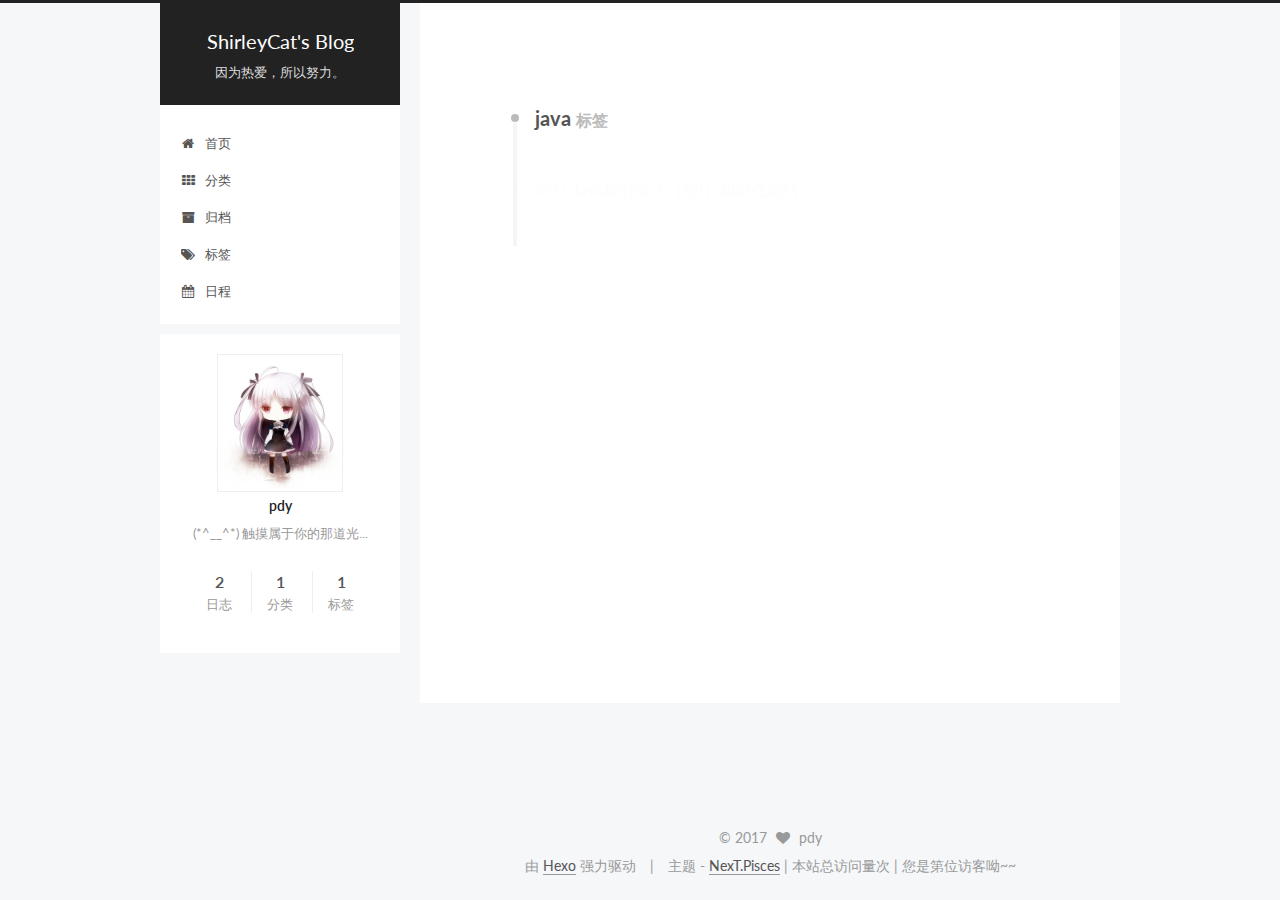
<file: tags/java/index.html>
<!doctype html>



  


<html class="theme-next pisces use-motion">
<head>
  <meta charset="UTF-8"/>
<meta http-equiv="X-UA-Compatible" content="IE=edge,chrome=1" />
<meta name="viewport" content="width=device-width, initial-scale=1, maximum-scale=1"/>



<meta http-equiv="Cache-Control" content="no-transform" />
<meta http-equiv="Cache-Control" content="no-siteapp" />












  
  
  <link href="/vendors/fancybox/source/jquery.fancybox.css?v=2.1.5" rel="stylesheet" type="text/css" />




  
  
  
  

  
    
    
  

  

  

  

  

  
    
    
    <link href="//fonts.googleapis.com/css?family=Lato:300,300italic,400,400italic,700,700italic&subset=latin,latin-ext" rel="stylesheet" type="text/css">
  






<link href="/vendors/font-awesome/css/font-awesome.min.css?v=4.4.0" rel="stylesheet" type="text/css" />

<link href="/css/main.css?v=5.0.2" rel="stylesheet" type="text/css" />


  <meta name="keywords" content="Hexo, NexT" />








  <link rel="shortcut icon" type="image/x-icon" href="/favicon.ico?v=5.0.2" />






<meta name="description" content="(*^__^*) 触摸属于你的那道光...">
<meta property="og:type" content="website">
<meta property="og:title" content="ShirleyCat's Blog">
<meta property="og:url" content="http://shirleycat.github.io/tags/java/index.html">
<meta property="og:site_name" content="ShirleyCat's Blog">
<meta property="og:description" content="(*^__^*) 触摸属于你的那道光...">
<meta name="twitter:card" content="summary">
<meta name="twitter:title" content="ShirleyCat's Blog">
<meta name="twitter:description" content="(*^__^*) 触摸属于你的那道光...">



<script type="text/javascript" id="hexo.configuration">
  var NexT = window.NexT || {};
  var CONFIG = {
    scheme: 'Pisces',
    sidebar: {"position":"left","display":"post"},
    fancybox: true,
    motion: true,
    duoshuo: {
      userId: '0',
      author: '博主'
    }
  };
</script>




  <link rel="canonical" href="http://shirleycat.github.io/tags/java/"/>


  <title> 标签: java | ShirleyCat's Blog </title>
</head>

<body itemscope itemtype="//schema.org/WebPage" lang="zh-Hans">

  










  
  
    
  

  <div class="container one-collumn sidebar-position-left  ">
    <div class="headband"></div>

    <header id="header" class="header" itemscope itemtype="//schema.org/WPHeader">
      <div class="header-inner"><div class="site-meta ">
  

  <div class="custom-logo-site-title">
    <a href="/"  class="brand" rel="start">
      <span class="logo-line-before"><i></i></span>
      <span class="site-title">ShirleyCat's Blog</span>
      <span class="logo-line-after"><i></i></span>
    </a>
  </div>
  <p class="site-subtitle">因为热爱，所以努力。</p>
</div>

<div class="site-nav-toggle">
  <button>
    <span class="btn-bar"></span>
    <span class="btn-bar"></span>
    <span class="btn-bar"></span>
  </button>
</div>

<nav class="site-nav">
  

  
    <ul id="menu" class="menu">
      
        
        <li class="menu-item menu-item-home">
          <a href="/" rel="section">
            
              <i class="menu-item-icon fa fa-fw fa-home"></i> <br />
            
            首页
          </a>
        </li>
      
        
        <li class="menu-item menu-item-categories">
          <a href="/categories" rel="section">
            
              <i class="menu-item-icon fa fa-fw fa-th"></i> <br />
            
            分类
          </a>
        </li>
      
        
        <li class="menu-item menu-item-archives">
          <a href="/archives" rel="section">
            
              <i class="menu-item-icon fa fa-fw fa-archive"></i> <br />
            
            归档
          </a>
        </li>
      
        
        <li class="menu-item menu-item-tags">
          <a href="/tags" rel="section">
            
              <i class="menu-item-icon fa fa-fw fa-tags"></i> <br />
            
            标签
          </a>
        </li>
      
        
        <li class="menu-item menu-item-schedule">
          <a href="/schedule" rel="section">
            
              <i class="menu-item-icon fa fa-fw fa-calendar"></i> <br />
            
            日程
          </a>
        </li>
      

      
    </ul>
  

  
</nav>

 </div>
    </header>

    <main id="main" class="main">
      <div class="main-inner">
        <div class="content-wrap">
          <div id="content" class="content">
            

  <div id="posts" class="posts-collapse">
    <div class="collection-title">
      <h2 >
        java
        <small>标签</small>
      </h2>
    </div>

    
      

  <article class="post post-type-normal" itemscope itemtype="//schema.org/Article">
    <header class="post-header">

      <h1 class="post-title">
        
            <a class="post-title-link" href="/2017/01/11/java核心技术（卷I）/" itemprop="url">
              
                <span itemprop="name">java核心技术（卷I）知识点总结</span>
              
            </a>
        
      </h1>

      <div class="post-meta">
        <time class="post-time" itemprop="dateCreated"
              datetime="2017-01-11T17:35:10+08:00"
              content="2017-01-11" >
          01-11
        </time>
      </div>

    </header>
  </article>


    
  </div>

  


          </div>
          


          

        </div>
        
          
  
  <div class="sidebar-toggle">
    <div class="sidebar-toggle-line-wrap">
      <span class="sidebar-toggle-line sidebar-toggle-line-first"></span>
      <span class="sidebar-toggle-line sidebar-toggle-line-middle"></span>
      <span class="sidebar-toggle-line sidebar-toggle-line-last"></span>
    </div>
  </div>

  <aside id="sidebar" class="sidebar">
    <div class="sidebar-inner">

      

      

      <section class="site-overview sidebar-panel  sidebar-panel-active ">
        <div class="site-author motion-element" itemprop="author" itemscope itemtype="//schema.org/Person">
          <img class="site-author-image" itemprop="image"
               src="/images/avatar.jpg"
               alt="pdy" />
          <p class="site-author-name" itemprop="name">pdy</p>
          <p class="site-description motion-element" itemprop="description">(*^__^*) 触摸属于你的那道光...</p>
        </div>
        <nav class="site-state motion-element">
          <div class="site-state-item site-state-posts">
            <a href="/archives">
              <span class="site-state-item-count">2</span>
              <span class="site-state-item-name">日志</span>
            </a>
          </div>

          
            <div class="site-state-item site-state-categories">
              <a href="/categories">
                <span class="site-state-item-count">1</span>
                <span class="site-state-item-name">分类</span>
              </a>
            </div>
          

          
            <div class="site-state-item site-state-tags">
              <a href="/tags">
                <span class="site-state-item-count">1</span>
                <span class="site-state-item-name">标签</span>
              </a>
            </div>
          

        </nav>

        

        <div class="links-of-author motion-element">
          
        </div>

        
        

        
        

      </section>

      

    </div>
  </aside>


        
      </div>
    </main>

    <footer id="footer" class="footer">
      <div class="footer-inner">
        <div class="copyright" >
  
  &copy; 
  <span itemprop="copyrightYear">2017</span>
  <span class="with-love">
    <i class="fa fa-heart"></i>
  </span>
  <span class="author" itemprop="copyrightHolder">pdy</span>
</div>

<div class="powered-by">
  由 <a class="theme-link" href="https://hexo.io">Hexo</a> 强力驱动
</div>

<div class="theme-info">
  主题 -
  <a class="theme-link" href="https://github.com/iissnan/hexo-theme-next">
    NexT.Pisces
  </a>
</div>

<script async src="https://dn-lbstatics.qbox.me/busuanzi/2.3/busuanzi.pure.mini.js"></script>

<span id="busuanzi_container_site_pv">
	|     本站总访问量<span id="busuanzi_value_site_pv"></span>次
</span>

<span id="busuanzi_container_site_uv">
	|     您是第<span id="busuanzi_value_site_uv"></span>位访客呦~~
</span>

        

        
      </div>
    </footer>

    <div class="back-to-top">
      <i class="fa fa-arrow-up"></i>
    </div>
  </div>

  

<script type="text/javascript">
  if (Object.prototype.toString.call(window.Promise) !== '[object Function]') {
    window.Promise = null;
  }
</script>









  



  
  <script type="text/javascript" src="/vendors/jquery/index.js?v=2.1.3"></script>

  
  <script type="text/javascript" src="/vendors/fastclick/lib/fastclick.min.js?v=1.0.6"></script>

  
  <script type="text/javascript" src="/vendors/jquery_lazyload/jquery.lazyload.js?v=1.9.7"></script>

  
  <script type="text/javascript" src="/vendors/velocity/velocity.min.js?v=1.2.1"></script>

  
  <script type="text/javascript" src="/vendors/velocity/velocity.ui.min.js?v=1.2.1"></script>

  
  <script type="text/javascript" src="/vendors/fancybox/source/jquery.fancybox.pack.js?v=2.1.5"></script>


  


  <script type="text/javascript" src="/js/src/utils.js?v=5.0.2"></script>

  <script type="text/javascript" src="/js/src/motion.js?v=5.0.2"></script>



  
  


  <script type="text/javascript" src="/js/src/affix.js?v=5.0.2"></script>

  <script type="text/javascript" src="/js/src/schemes/pisces.js?v=5.0.2"></script>



  

  


  <script type="text/javascript" src="/js/src/bootstrap.js?v=5.0.2"></script>



  

  
    
  

  <script type="text/javascript">
    var duoshuoQuery = {short_name:"shirleyblog"};
    (function() {
      var ds = document.createElement('script');
      ds.type = 'text/javascript';ds.async = true;
      ds.id = 'duoshuo-script';
      ds.src = (document.location.protocol == 'https:' ? 'https:' : 'http:') + '//static.duoshuo.com/embed.js';
      ds.charset = 'UTF-8';
      (document.getElementsByTagName('head')[0]
      || document.getElementsByTagName('body')[0]).appendChild(ds);
    })();
  </script>

  
    
    <script src="/vendors/ua-parser-js/dist/ua-parser.min.js?v=0.7.9"></script>
    <script src="/js/src/hook-duoshuo.js"></script>
  






  
  

  

  

  

  


</body>
</html>
</file>
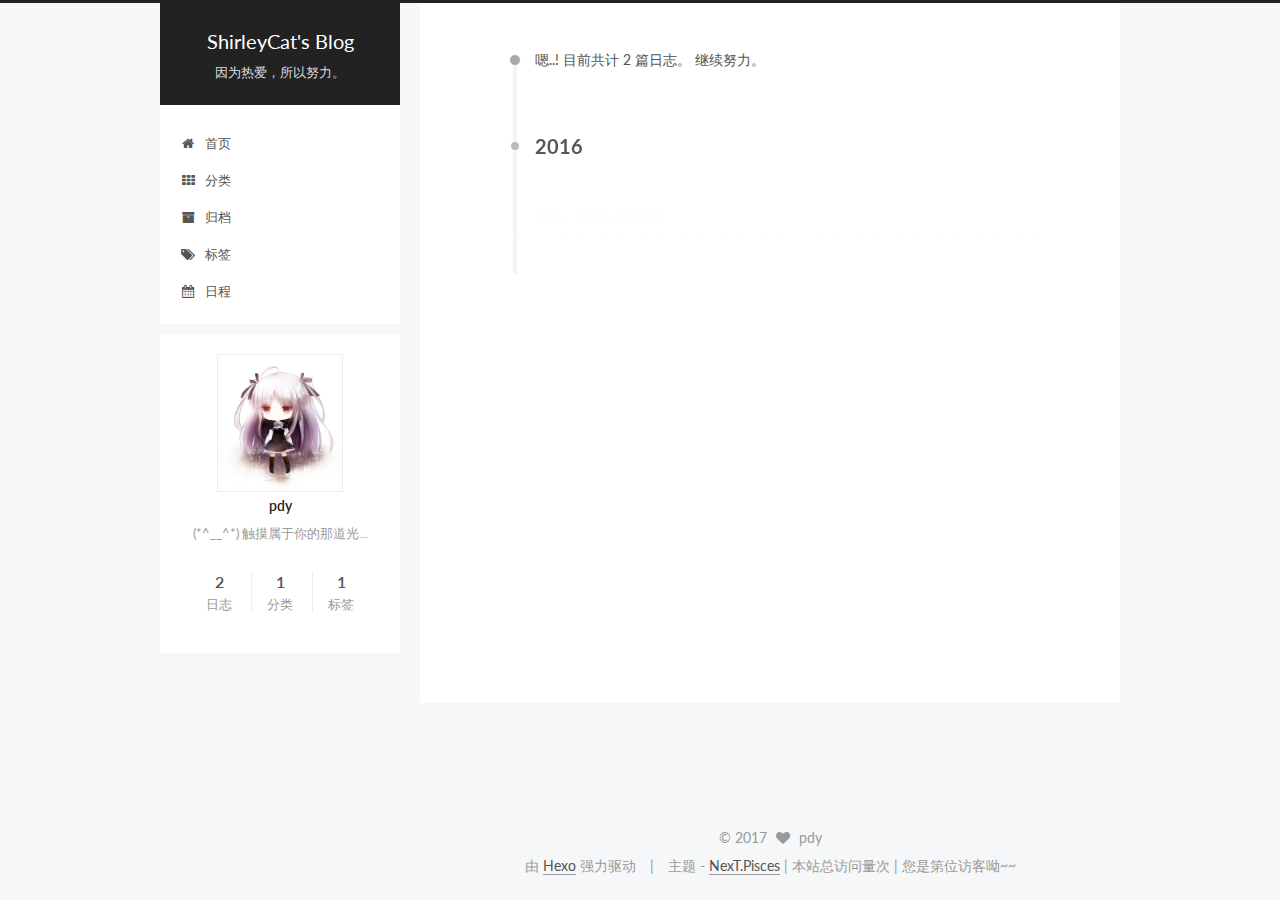
<file: archives/2016/10/index.html>
<!doctype html>



  


<html class="theme-next pisces use-motion">
<head>
  <meta charset="UTF-8"/>
<meta http-equiv="X-UA-Compatible" content="IE=edge,chrome=1" />
<meta name="viewport" content="width=device-width, initial-scale=1, maximum-scale=1"/>



<meta http-equiv="Cache-Control" content="no-transform" />
<meta http-equiv="Cache-Control" content="no-siteapp" />












  
  
  <link href="/vendors/fancybox/source/jquery.fancybox.css?v=2.1.5" rel="stylesheet" type="text/css" />




  
  
  
  

  
    
    
  

  

  

  

  

  
    
    
    <link href="//fonts.googleapis.com/css?family=Lato:300,300italic,400,400italic,700,700italic&subset=latin,latin-ext" rel="stylesheet" type="text/css">
  






<link href="/vendors/font-awesome/css/font-awesome.min.css?v=4.4.0" rel="stylesheet" type="text/css" />

<link href="/css/main.css?v=5.0.2" rel="stylesheet" type="text/css" />


  <meta name="keywords" content="Hexo, NexT" />








  <link rel="shortcut icon" type="image/x-icon" href="/favicon.ico?v=5.0.2" />






<meta name="description" content="(*^__^*) 触摸属于你的那道光...">
<meta property="og:type" content="website">
<meta property="og:title" content="ShirleyCat's Blog">
<meta property="og:url" content="http://shirleycat.github.io/archives/2016/10/index.html">
<meta property="og:site_name" content="ShirleyCat's Blog">
<meta property="og:description" content="(*^__^*) 触摸属于你的那道光...">
<meta name="twitter:card" content="summary">
<meta name="twitter:title" content="ShirleyCat's Blog">
<meta name="twitter:description" content="(*^__^*) 触摸属于你的那道光...">



<script type="text/javascript" id="hexo.configuration">
  var NexT = window.NexT || {};
  var CONFIG = {
    scheme: 'Pisces',
    sidebar: {"position":"left","display":"post"},
    fancybox: true,
    motion: true,
    duoshuo: {
      userId: '0',
      author: '博主'
    }
  };
</script>




  <link rel="canonical" href="http://shirleycat.github.io/archives/2016/10/"/>


  <title> 归档 | ShirleyCat's Blog </title>
</head>

<body itemscope itemtype="//schema.org/WebPage" lang="zh-Hans">

  










  
  
    
  

  <div class="container one-collumn sidebar-position-left  page-archive  ">
    <div class="headband"></div>

    <header id="header" class="header" itemscope itemtype="//schema.org/WPHeader">
      <div class="header-inner"><div class="site-meta ">
  

  <div class="custom-logo-site-title">
    <a href="/"  class="brand" rel="start">
      <span class="logo-line-before"><i></i></span>
      <span class="site-title">ShirleyCat's Blog</span>
      <span class="logo-line-after"><i></i></span>
    </a>
  </div>
  <p class="site-subtitle">因为热爱，所以努力。</p>
</div>

<div class="site-nav-toggle">
  <button>
    <span class="btn-bar"></span>
    <span class="btn-bar"></span>
    <span class="btn-bar"></span>
  </button>
</div>

<nav class="site-nav">
  

  
    <ul id="menu" class="menu">
      
        
        <li class="menu-item menu-item-home">
          <a href="/" rel="section">
            
              <i class="menu-item-icon fa fa-fw fa-home"></i> <br />
            
            首页
          </a>
        </li>
      
        
        <li class="menu-item menu-item-categories">
          <a href="/categories" rel="section">
            
              <i class="menu-item-icon fa fa-fw fa-th"></i> <br />
            
            分类
          </a>
        </li>
      
        
        <li class="menu-item menu-item-archives">
          <a href="/archives" rel="section">
            
              <i class="menu-item-icon fa fa-fw fa-archive"></i> <br />
            
            归档
          </a>
        </li>
      
        
        <li class="menu-item menu-item-tags">
          <a href="/tags" rel="section">
            
              <i class="menu-item-icon fa fa-fw fa-tags"></i> <br />
            
            标签
          </a>
        </li>
      
        
        <li class="menu-item menu-item-schedule">
          <a href="/schedule" rel="section">
            
              <i class="menu-item-icon fa fa-fw fa-calendar"></i> <br />
            
            日程
          </a>
        </li>
      

      
    </ul>
  

  
</nav>

 </div>
    </header>

    <main id="main" class="main">
      <div class="main-inner">
        <div class="content-wrap">
          <div id="content" class="content">
            

  <section id="posts" class="posts-collapse">
    <span class="archive-move-on"></span>

    <span class="archive-page-counter">
      
      
      
        
      
      嗯..! 目前共计 2 篇日志。 继续努力。
    </span>

    

      
      
      

      
        
        <div class="collection-title">
          <h2 class="archive-year motion-element" id="archive-year-2016">2016</h2>
        </div>
      
      

      

  <article class="post post-type-normal" itemscope itemtype="//schema.org/Article">
    <header class="post-header">

      <h1 class="post-title">
        
            <a class="post-title-link" href="/2016/10/26/hello-world/" itemprop="url">
              
                <span itemprop="name">Hello World</span>
              
            </a>
        
      </h1>

      <div class="post-meta">
        <time class="post-time" itemprop="dateCreated"
              datetime="2016-10-26T17:51:11+08:00"
              content="2016-10-26" >
          10-26
        </time>
      </div>

    </header>
  </article>



    

  </section>

  



          </div>
          


          

        </div>
        
          
  
  <div class="sidebar-toggle">
    <div class="sidebar-toggle-line-wrap">
      <span class="sidebar-toggle-line sidebar-toggle-line-first"></span>
      <span class="sidebar-toggle-line sidebar-toggle-line-middle"></span>
      <span class="sidebar-toggle-line sidebar-toggle-line-last"></span>
    </div>
  </div>

  <aside id="sidebar" class="sidebar">
    <div class="sidebar-inner">

      

      

      <section class="site-overview sidebar-panel  sidebar-panel-active ">
        <div class="site-author motion-element" itemprop="author" itemscope itemtype="//schema.org/Person">
          <img class="site-author-image" itemprop="image"
               src="/images/avatar.jpg"
               alt="pdy" />
          <p class="site-author-name" itemprop="name">pdy</p>
          <p class="site-description motion-element" itemprop="description">(*^__^*) 触摸属于你的那道光...</p>
        </div>
        <nav class="site-state motion-element">
          <div class="site-state-item site-state-posts">
            <a href="/archives">
              <span class="site-state-item-count">2</span>
              <span class="site-state-item-name">日志</span>
            </a>
          </div>

          
            <div class="site-state-item site-state-categories">
              <a href="/categories">
                <span class="site-state-item-count">1</span>
                <span class="site-state-item-name">分类</span>
              </a>
            </div>
          

          
            <div class="site-state-item site-state-tags">
              <a href="/tags">
                <span class="site-state-item-count">1</span>
                <span class="site-state-item-name">标签</span>
              </a>
            </div>
          

        </nav>

        

        <div class="links-of-author motion-element">
          
        </div>

        
        

        
        

      </section>

      

    </div>
  </aside>


        
      </div>
    </main>

    <footer id="footer" class="footer">
      <div class="footer-inner">
        <div class="copyright" >
  
  &copy; 
  <span itemprop="copyrightYear">2017</span>
  <span class="with-love">
    <i class="fa fa-heart"></i>
  </span>
  <span class="author" itemprop="copyrightHolder">pdy</span>
</div>

<div class="powered-by">
  由 <a class="theme-link" href="https://hexo.io">Hexo</a> 强力驱动
</div>

<div class="theme-info">
  主题 -
  <a class="theme-link" href="https://github.com/iissnan/hexo-theme-next">
    NexT.Pisces
  </a>
</div>

<script async src="https://dn-lbstatics.qbox.me/busuanzi/2.3/busuanzi.pure.mini.js"></script>

<span id="busuanzi_container_site_pv">
	|     本站总访问量<span id="busuanzi_value_site_pv"></span>次
</span>

<span id="busuanzi_container_site_uv">
	|     您是第<span id="busuanzi_value_site_uv"></span>位访客呦~~
</span>

        

        
      </div>
    </footer>

    <div class="back-to-top">
      <i class="fa fa-arrow-up"></i>
    </div>
  </div>

  

<script type="text/javascript">
  if (Object.prototype.toString.call(window.Promise) !== '[object Function]') {
    window.Promise = null;
  }
</script>









  



  
  <script type="text/javascript" src="/vendors/jquery/index.js?v=2.1.3"></script>

  
  <script type="text/javascript" src="/vendors/fastclick/lib/fastclick.min.js?v=1.0.6"></script>

  
  <script type="text/javascript" src="/vendors/jquery_lazyload/jquery.lazyload.js?v=1.9.7"></script>

  
  <script type="text/javascript" src="/vendors/velocity/velocity.min.js?v=1.2.1"></script>

  
  <script type="text/javascript" src="/vendors/velocity/velocity.ui.min.js?v=1.2.1"></script>

  
  <script type="text/javascript" src="/vendors/fancybox/source/jquery.fancybox.pack.js?v=2.1.5"></script>


  


  <script type="text/javascript" src="/js/src/utils.js?v=5.0.2"></script>

  <script type="text/javascript" src="/js/src/motion.js?v=5.0.2"></script>



  
  


  <script type="text/javascript" src="/js/src/affix.js?v=5.0.2"></script>

  <script type="text/javascript" src="/js/src/schemes/pisces.js?v=5.0.2"></script>



  
  
    <script type="text/javascript" id="motion.page.archive">
      $('.archive-year').velocity('transition.slideLeftIn');
    </script>
  


  


  <script type="text/javascript" src="/js/src/bootstrap.js?v=5.0.2"></script>



  

  
    
  

  <script type="text/javascript">
    var duoshuoQuery = {short_name:"shirleyblog"};
    (function() {
      var ds = document.createElement('script');
      ds.type = 'text/javascript';ds.async = true;
      ds.id = 'duoshuo-script';
      ds.src = (document.location.protocol == 'https:' ? 'https:' : 'http:') + '//static.duoshuo.com/embed.js';
      ds.charset = 'UTF-8';
      (document.getElementsByTagName('head')[0]
      || document.getElementsByTagName('body')[0]).appendChild(ds);
    })();
  </script>

  
    
    <script src="/vendors/ua-parser-js/dist/ua-parser.min.js?v=0.7.9"></script>
    <script src="/js/src/hook-duoshuo.js"></script>
  






  
  

  

  

  

  


</body>
</html>
</file>
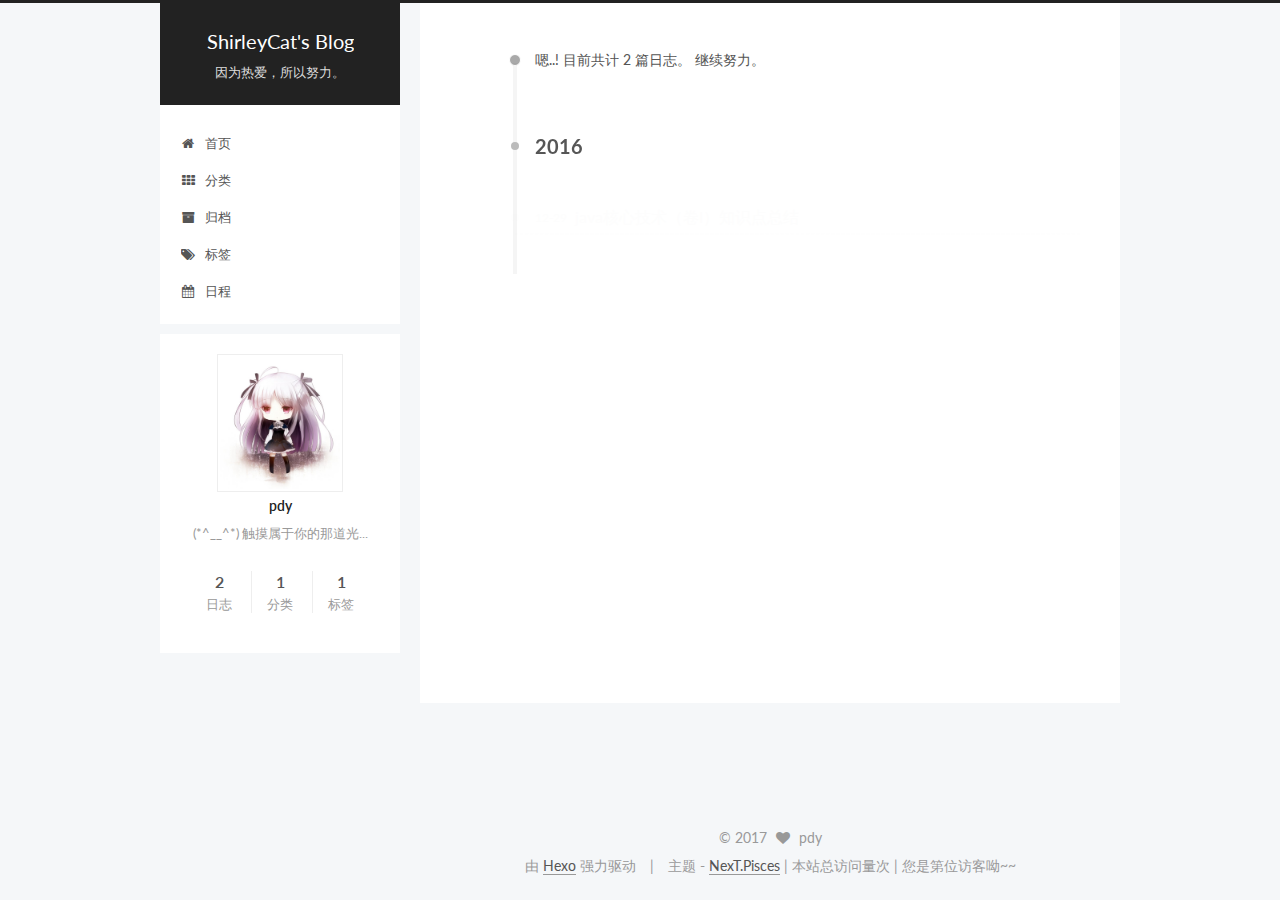
<file: archives/2016/12/index.html>
<!doctype html>



  


<html class="theme-next pisces use-motion">
<head>
  <meta charset="UTF-8"/>
<meta http-equiv="X-UA-Compatible" content="IE=edge,chrome=1" />
<meta name="viewport" content="width=device-width, initial-scale=1, maximum-scale=1"/>



<meta http-equiv="Cache-Control" content="no-transform" />
<meta http-equiv="Cache-Control" content="no-siteapp" />












  
  
  <link href="/vendors/fancybox/source/jquery.fancybox.css?v=2.1.5" rel="stylesheet" type="text/css" />




  
  
  
  

  
    
    
  

  

  

  

  

  
    
    
    <link href="//fonts.googleapis.com/css?family=Lato:300,300italic,400,400italic,700,700italic&subset=latin,latin-ext" rel="stylesheet" type="text/css">
  






<link href="/vendors/font-awesome/css/font-awesome.min.css?v=4.4.0" rel="stylesheet" type="text/css" />

<link href="/css/main.css?v=5.0.2" rel="stylesheet" type="text/css" />


  <meta name="keywords" content="Hexo, NexT" />








  <link rel="shortcut icon" type="image/x-icon" href="/favicon.ico?v=5.0.2" />






<meta name="description" content="(*^__^*) 触摸属于你的那道光...">
<meta property="og:type" content="website">
<meta property="og:title" content="ShirleyCat's Blog">
<meta property="og:url" content="http://shirleycat.github.io/archives/2016/12/index.html">
<meta property="og:site_name" content="ShirleyCat's Blog">
<meta property="og:description" content="(*^__^*) 触摸属于你的那道光...">
<meta name="twitter:card" content="summary">
<meta name="twitter:title" content="ShirleyCat's Blog">
<meta name="twitter:description" content="(*^__^*) 触摸属于你的那道光...">



<script type="text/javascript" id="hexo.configuration">
  var NexT = window.NexT || {};
  var CONFIG = {
    scheme: 'Pisces',
    sidebar: {"position":"left","display":"post"},
    fancybox: true,
    motion: true,
    duoshuo: {
      userId: '0',
      author: '博主'
    }
  };
</script>




  <link rel="canonical" href="http://shirleycat.github.io/archives/2016/12/"/>


  <title> 归档 | ShirleyCat's Blog </title>
</head>

<body itemscope itemtype="//schema.org/WebPage" lang="zh-Hans">

  










  
  
    
  

  <div class="container one-collumn sidebar-position-left  page-archive  ">
    <div class="headband"></div>

    <header id="header" class="header" itemscope itemtype="//schema.org/WPHeader">
      <div class="header-inner"><div class="site-meta ">
  

  <div class="custom-logo-site-title">
    <a href="/"  class="brand" rel="start">
      <span class="logo-line-before"><i></i></span>
      <span class="site-title">ShirleyCat's Blog</span>
      <span class="logo-line-after"><i></i></span>
    </a>
  </div>
  <p class="site-subtitle">因为热爱，所以努力。</p>
</div>

<div class="site-nav-toggle">
  <button>
    <span class="btn-bar"></span>
    <span class="btn-bar"></span>
    <span class="btn-bar"></span>
  </button>
</div>

<nav class="site-nav">
  

  
    <ul id="menu" class="menu">
      
        
        <li class="menu-item menu-item-home">
          <a href="/" rel="section">
            
              <i class="menu-item-icon fa fa-fw fa-home"></i> <br />
            
            首页
          </a>
        </li>
      
        
        <li class="menu-item menu-item-categories">
          <a href="/categories" rel="section">
            
              <i class="menu-item-icon fa fa-fw fa-th"></i> <br />
            
            分类
          </a>
        </li>
      
        
        <li class="menu-item menu-item-archives">
          <a href="/archives" rel="section">
            
              <i class="menu-item-icon fa fa-fw fa-archive"></i> <br />
            
            归档
          </a>
        </li>
      
        
        <li class="menu-item menu-item-tags">
          <a href="/tags" rel="section">
            
              <i class="menu-item-icon fa fa-fw fa-tags"></i> <br />
            
            标签
          </a>
        </li>
      
        
        <li class="menu-item menu-item-schedule">
          <a href="/schedule" rel="section">
            
              <i class="menu-item-icon fa fa-fw fa-calendar"></i> <br />
            
            日程
          </a>
        </li>
      

      
    </ul>
  

  
</nav>

 </div>
    </header>

    <main id="main" class="main">
      <div class="main-inner">
        <div class="content-wrap">
          <div id="content" class="content">
            

  <section id="posts" class="posts-collapse">
    <span class="archive-move-on"></span>

    <span class="archive-page-counter">
      
      
      
        
      
      嗯..! 目前共计 2 篇日志。 继续努力。
    </span>

    

      
      
      

      
        
        <div class="collection-title">
          <h2 class="archive-year motion-element" id="archive-year-2016">2016</h2>
        </div>
      
      

      

  <article class="post post-type-normal" itemscope itemtype="//schema.org/Article">
    <header class="post-header">

      <h1 class="post-title">
        
            <a class="post-title-link" href="/2016/12/29/java核心技术（卷I）/" itemprop="url">
              
                <span itemprop="name">java核心技术（卷I）知识点总结</span>
              
            </a>
        
      </h1>

      <div class="post-meta">
        <time class="post-time" itemprop="dateCreated"
              datetime="2016-12-29T16:57:10+08:00"
              content="2016-12-29" >
          12-29
        </time>
      </div>

    </header>
  </article>



    

  </section>

  



          </div>
          


          

        </div>
        
          
  
  <div class="sidebar-toggle">
    <div class="sidebar-toggle-line-wrap">
      <span class="sidebar-toggle-line sidebar-toggle-line-first"></span>
      <span class="sidebar-toggle-line sidebar-toggle-line-middle"></span>
      <span class="sidebar-toggle-line sidebar-toggle-line-last"></span>
    </div>
  </div>

  <aside id="sidebar" class="sidebar">
    <div class="sidebar-inner">

      

      

      <section class="site-overview sidebar-panel  sidebar-panel-active ">
        <div class="site-author motion-element" itemprop="author" itemscope itemtype="//schema.org/Person">
          <img class="site-author-image" itemprop="image"
               src="/images/avatar.jpg"
               alt="pdy" />
          <p class="site-author-name" itemprop="name">pdy</p>
          <p class="site-description motion-element" itemprop="description">(*^__^*) 触摸属于你的那道光...</p>
        </div>
        <nav class="site-state motion-element">
          <div class="site-state-item site-state-posts">
            <a href="/archives">
              <span class="site-state-item-count">2</span>
              <span class="site-state-item-name">日志</span>
            </a>
          </div>

          
            <div class="site-state-item site-state-categories">
              <a href="/categories">
                <span class="site-state-item-count">1</span>
                <span class="site-state-item-name">分类</span>
              </a>
            </div>
          

          
            <div class="site-state-item site-state-tags">
              <a href="/tags">
                <span class="site-state-item-count">1</span>
                <span class="site-state-item-name">标签</span>
              </a>
            </div>
          

        </nav>

        

        <div class="links-of-author motion-element">
          
        </div>

        
        

        
        

      </section>

      

    </div>
  </aside>


        
      </div>
    </main>

    <footer id="footer" class="footer">
      <div class="footer-inner">
        <div class="copyright" >
  
  &copy; 
  <span itemprop="copyrightYear">2017</span>
  <span class="with-love">
    <i class="fa fa-heart"></i>
  </span>
  <span class="author" itemprop="copyrightHolder">pdy</span>
</div>

<div class="powered-by">
  由 <a class="theme-link" href="https://hexo.io">Hexo</a> 强力驱动
</div>

<div class="theme-info">
  主题 -
  <a class="theme-link" href="https://github.com/iissnan/hexo-theme-next">
    NexT.Pisces
  </a>
</div>

<script async src="https://dn-lbstatics.qbox.me/busuanzi/2.3/busuanzi.pure.mini.js"></script>

<span id="busuanzi_container_site_pv">
	|     本站总访问量<span id="busuanzi_value_site_pv"></span>次
</span>

<span id="busuanzi_container_site_uv">
	|     您是第<span id="busuanzi_value_site_uv"></span>位访客呦~~
</span>

        

        
      </div>
    </footer>

    <div class="back-to-top">
      <i class="fa fa-arrow-up"></i>
    </div>
  </div>

  

<script type="text/javascript">
  if (Object.prototype.toString.call(window.Promise) !== '[object Function]') {
    window.Promise = null;
  }
</script>









  



  
  <script type="text/javascript" src="/vendors/jquery/index.js?v=2.1.3"></script>

  
  <script type="text/javascript" src="/vendors/fastclick/lib/fastclick.min.js?v=1.0.6"></script>

  
  <script type="text/javascript" src="/vendors/jquery_lazyload/jquery.lazyload.js?v=1.9.7"></script>

  
  <script type="text/javascript" src="/vendors/velocity/velocity.min.js?v=1.2.1"></script>

  
  <script type="text/javascript" src="/vendors/velocity/velocity.ui.min.js?v=1.2.1"></script>

  
  <script type="text/javascript" src="/vendors/fancybox/source/jquery.fancybox.pack.js?v=2.1.5"></script>


  


  <script type="text/javascript" src="/js/src/utils.js?v=5.0.2"></script>

  <script type="text/javascript" src="/js/src/motion.js?v=5.0.2"></script>



  
  


  <script type="text/javascript" src="/js/src/affix.js?v=5.0.2"></script>

  <script type="text/javascript" src="/js/src/schemes/pisces.js?v=5.0.2"></script>



  
  
    <script type="text/javascript" id="motion.page.archive">
      $('.archive-year').velocity('transition.slideLeftIn');
    </script>
  


  


  <script type="text/javascript" src="/js/src/bootstrap.js?v=5.0.2"></script>



  

  
    
  

  <script type="text/javascript">
    var duoshuoQuery = {short_name:"shirleyblog"};
    (function() {
      var ds = document.createElement('script');
      ds.type = 'text/javascript';ds.async = true;
      ds.id = 'duoshuo-script';
      ds.src = (document.location.protocol == 'https:' ? 'https:' : 'http:') + '//static.duoshuo.com/embed.js';
      ds.charset = 'UTF-8';
      (document.getElementsByTagName('head')[0]
      || document.getElementsByTagName('body')[0]).appendChild(ds);
    })();
  </script>

  
    
    <script src="/vendors/ua-parser-js/dist/ua-parser.min.js?v=0.7.9"></script>
    <script src="/js/src/hook-duoshuo.js"></script>
  






  
  

  

  

  

  


</body>
</html>
</file>
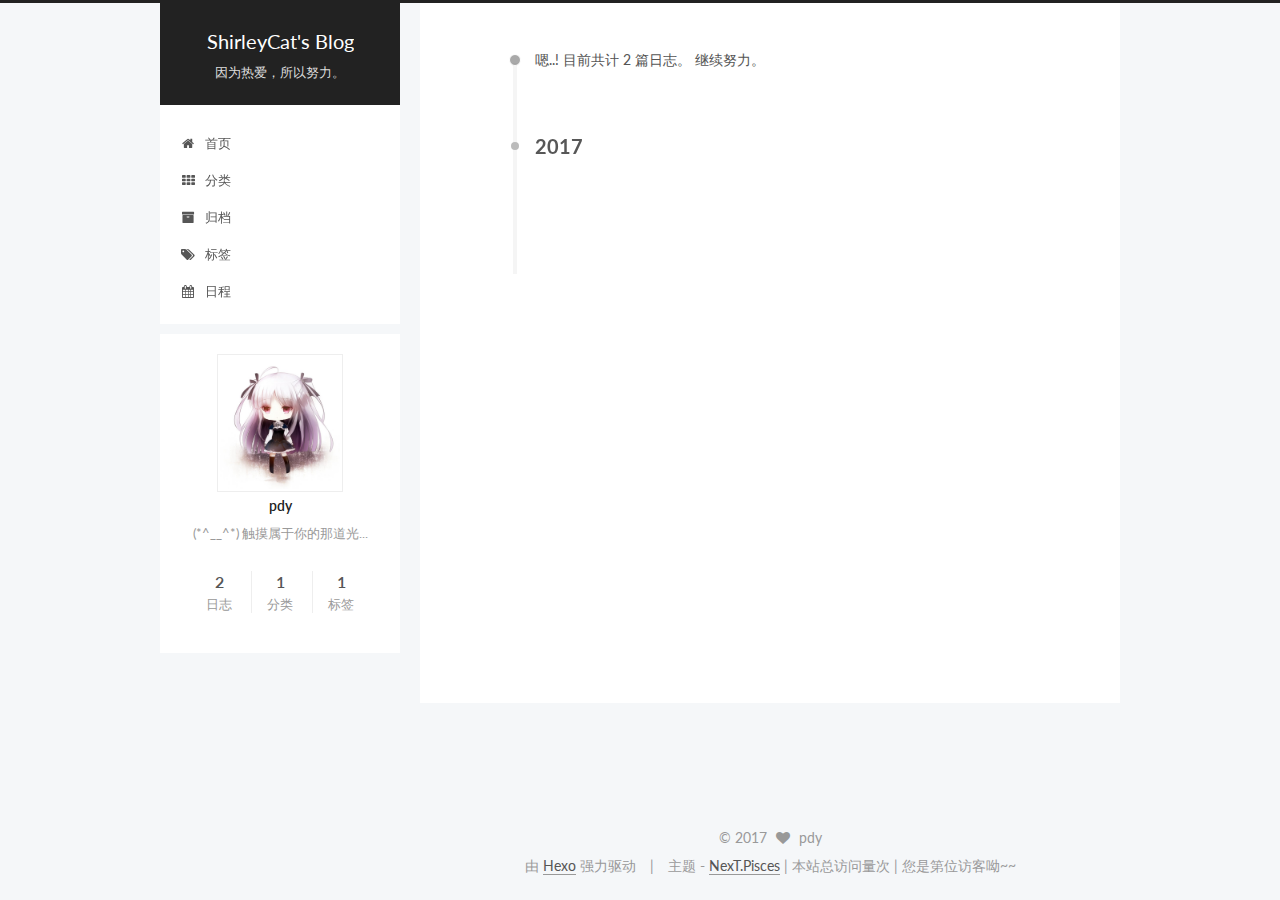
<file: archives/2017/01/index.html>
<!doctype html>



  


<html class="theme-next pisces use-motion">
<head>
  <meta charset="UTF-8"/>
<meta http-equiv="X-UA-Compatible" content="IE=edge,chrome=1" />
<meta name="viewport" content="width=device-width, initial-scale=1, maximum-scale=1"/>



<meta http-equiv="Cache-Control" content="no-transform" />
<meta http-equiv="Cache-Control" content="no-siteapp" />












  
  
  <link href="/vendors/fancybox/source/jquery.fancybox.css?v=2.1.5" rel="stylesheet" type="text/css" />




  
  
  
  

  
    
    
  

  

  

  

  

  
    
    
    <link href="//fonts.googleapis.com/css?family=Lato:300,300italic,400,400italic,700,700italic&subset=latin,latin-ext" rel="stylesheet" type="text/css">
  






<link href="/vendors/font-awesome/css/font-awesome.min.css?v=4.4.0" rel="stylesheet" type="text/css" />

<link href="/css/main.css?v=5.0.2" rel="stylesheet" type="text/css" />


  <meta name="keywords" content="Hexo, NexT" />








  <link rel="shortcut icon" type="image/x-icon" href="/favicon.ico?v=5.0.2" />






<meta name="description" content="(*^__^*) 触摸属于你的那道光...">
<meta property="og:type" content="website">
<meta property="og:title" content="ShirleyCat's Blog">
<meta property="og:url" content="http://shirleycat.github.io/archives/2017/01/index.html">
<meta property="og:site_name" content="ShirleyCat's Blog">
<meta property="og:description" content="(*^__^*) 触摸属于你的那道光...">
<meta name="twitter:card" content="summary">
<meta name="twitter:title" content="ShirleyCat's Blog">
<meta name="twitter:description" content="(*^__^*) 触摸属于你的那道光...">



<script type="text/javascript" id="hexo.configuration">
  var NexT = window.NexT || {};
  var CONFIG = {
    scheme: 'Pisces',
    sidebar: {"position":"left","display":"post"},
    fancybox: true,
    motion: true,
    duoshuo: {
      userId: '0',
      author: '博主'
    }
  };
</script>




  <link rel="canonical" href="http://shirleycat.github.io/archives/2017/01/"/>


  <title> 归档 | ShirleyCat's Blog </title>
</head>

<body itemscope itemtype="//schema.org/WebPage" lang="zh-Hans">

  










  
  
    
  

  <div class="container one-collumn sidebar-position-left  page-archive  ">
    <div class="headband"></div>

    <header id="header" class="header" itemscope itemtype="//schema.org/WPHeader">
      <div class="header-inner"><div class="site-meta ">
  

  <div class="custom-logo-site-title">
    <a href="/"  class="brand" rel="start">
      <span class="logo-line-before"><i></i></span>
      <span class="site-title">ShirleyCat's Blog</span>
      <span class="logo-line-after"><i></i></span>
    </a>
  </div>
  <p class="site-subtitle">因为热爱，所以努力。</p>
</div>

<div class="site-nav-toggle">
  <button>
    <span class="btn-bar"></span>
    <span class="btn-bar"></span>
    <span class="btn-bar"></span>
  </button>
</div>

<nav class="site-nav">
  

  
    <ul id="menu" class="menu">
      
        
        <li class="menu-item menu-item-home">
          <a href="/" rel="section">
            
              <i class="menu-item-icon fa fa-fw fa-home"></i> <br />
            
            首页
          </a>
        </li>
      
        
        <li class="menu-item menu-item-categories">
          <a href="/categories" rel="section">
            
              <i class="menu-item-icon fa fa-fw fa-th"></i> <br />
            
            分类
          </a>
        </li>
      
        
        <li class="menu-item menu-item-archives">
          <a href="/archives" rel="section">
            
              <i class="menu-item-icon fa fa-fw fa-archive"></i> <br />
            
            归档
          </a>
        </li>
      
        
        <li class="menu-item menu-item-tags">
          <a href="/tags" rel="section">
            
              <i class="menu-item-icon fa fa-fw fa-tags"></i> <br />
            
            标签
          </a>
        </li>
      
        
        <li class="menu-item menu-item-schedule">
          <a href="/schedule" rel="section">
            
              <i class="menu-item-icon fa fa-fw fa-calendar"></i> <br />
            
            日程
          </a>
        </li>
      

      
    </ul>
  

  
</nav>

 </div>
    </header>

    <main id="main" class="main">
      <div class="main-inner">
        <div class="content-wrap">
          <div id="content" class="content">
            

  <section id="posts" class="posts-collapse">
    <span class="archive-move-on"></span>

    <span class="archive-page-counter">
      
      
      
        
      
      嗯..! 目前共计 2 篇日志。 继续努力。
    </span>

    

      
      
      

      
        
        <div class="collection-title">
          <h2 class="archive-year motion-element" id="archive-year-2017">2017</h2>
        </div>
      
      

      

  <article class="post post-type-normal" itemscope itemtype="//schema.org/Article">
    <header class="post-header">

      <h1 class="post-title">
        
            <a class="post-title-link" href="/2017/01/11/java核心技术（卷I）/" itemprop="url">
              
                <span itemprop="name">java核心技术（卷I）知识点总结</span>
              
            </a>
        
      </h1>

      <div class="post-meta">
        <time class="post-time" itemprop="dateCreated"
              datetime="2017-01-11T17:35:10+08:00"
              content="2017-01-11" >
          01-11
        </time>
      </div>

    </header>
  </article>



    

  </section>

  



          </div>
          


          

        </div>
        
          
  
  <div class="sidebar-toggle">
    <div class="sidebar-toggle-line-wrap">
      <span class="sidebar-toggle-line sidebar-toggle-line-first"></span>
      <span class="sidebar-toggle-line sidebar-toggle-line-middle"></span>
      <span class="sidebar-toggle-line sidebar-toggle-line-last"></span>
    </div>
  </div>

  <aside id="sidebar" class="sidebar">
    <div class="sidebar-inner">

      

      

      <section class="site-overview sidebar-panel  sidebar-panel-active ">
        <div class="site-author motion-element" itemprop="author" itemscope itemtype="//schema.org/Person">
          <img class="site-author-image" itemprop="image"
               src="/images/avatar.jpg"
               alt="pdy" />
          <p class="site-author-name" itemprop="name">pdy</p>
          <p class="site-description motion-element" itemprop="description">(*^__^*) 触摸属于你的那道光...</p>
        </div>
        <nav class="site-state motion-element">
          <div class="site-state-item site-state-posts">
            <a href="/archives">
              <span class="site-state-item-count">2</span>
              <span class="site-state-item-name">日志</span>
            </a>
          </div>

          
            <div class="site-state-item site-state-categories">
              <a href="/categories">
                <span class="site-state-item-count">1</span>
                <span class="site-state-item-name">分类</span>
              </a>
            </div>
          

          
            <div class="site-state-item site-state-tags">
              <a href="/tags">
                <span class="site-state-item-count">1</span>
                <span class="site-state-item-name">标签</span>
              </a>
            </div>
          

        </nav>

        

        <div class="links-of-author motion-element">
          
        </div>

        
        

        
        

      </section>

      

    </div>
  </aside>


        
      </div>
    </main>

    <footer id="footer" class="footer">
      <div class="footer-inner">
        <div class="copyright" >
  
  &copy; 
  <span itemprop="copyrightYear">2017</span>
  <span class="with-love">
    <i class="fa fa-heart"></i>
  </span>
  <span class="author" itemprop="copyrightHolder">pdy</span>
</div>

<div class="powered-by">
  由 <a class="theme-link" href="https://hexo.io">Hexo</a> 强力驱动
</div>

<div class="theme-info">
  主题 -
  <a class="theme-link" href="https://github.com/iissnan/hexo-theme-next">
    NexT.Pisces
  </a>
</div>

<script async src="https://dn-lbstatics.qbox.me/busuanzi/2.3/busuanzi.pure.mini.js"></script>

<span id="busuanzi_container_site_pv">
	|     本站总访问量<span id="busuanzi_value_site_pv"></span>次
</span>

<span id="busuanzi_container_site_uv">
	|     您是第<span id="busuanzi_value_site_uv"></span>位访客呦~~
</span>

        

        
      </div>
    </footer>

    <div class="back-to-top">
      <i class="fa fa-arrow-up"></i>
    </div>
  </div>

  

<script type="text/javascript">
  if (Object.prototype.toString.call(window.Promise) !== '[object Function]') {
    window.Promise = null;
  }
</script>









  



  
  <script type="text/javascript" src="/vendors/jquery/index.js?v=2.1.3"></script>

  
  <script type="text/javascript" src="/vendors/fastclick/lib/fastclick.min.js?v=1.0.6"></script>

  
  <script type="text/javascript" src="/vendors/jquery_lazyload/jquery.lazyload.js?v=1.9.7"></script>

  
  <script type="text/javascript" src="/vendors/velocity/velocity.min.js?v=1.2.1"></script>

  
  <script type="text/javascript" src="/vendors/velocity/velocity.ui.min.js?v=1.2.1"></script>

  
  <script type="text/javascript" src="/vendors/fancybox/source/jquery.fancybox.pack.js?v=2.1.5"></script>


  


  <script type="text/javascript" src="/js/src/utils.js?v=5.0.2"></script>

  <script type="text/javascript" src="/js/src/motion.js?v=5.0.2"></script>



  
  


  <script type="text/javascript" src="/js/src/affix.js?v=5.0.2"></script>

  <script type="text/javascript" src="/js/src/schemes/pisces.js?v=5.0.2"></script>



  
  
    <script type="text/javascript" id="motion.page.archive">
      $('.archive-year').velocity('transition.slideLeftIn');
    </script>
  


  


  <script type="text/javascript" src="/js/src/bootstrap.js?v=5.0.2"></script>



  

  
    
  

  <script type="text/javascript">
    var duoshuoQuery = {short_name:"shirleyblog"};
    (function() {
      var ds = document.createElement('script');
      ds.type = 'text/javascript';ds.async = true;
      ds.id = 'duoshuo-script';
      ds.src = (document.location.protocol == 'https:' ? 'https:' : 'http:') + '//static.duoshuo.com/embed.js';
      ds.charset = 'UTF-8';
      (document.getElementsByTagName('head')[0]
      || document.getElementsByTagName('body')[0]).appendChild(ds);
    })();
  </script>

  
    
    <script src="/vendors/ua-parser-js/dist/ua-parser.min.js?v=0.7.9"></script>
    <script src="/js/src/hook-duoshuo.js"></script>
  






  
  

  

  

  

  


</body>
</html>
</file>
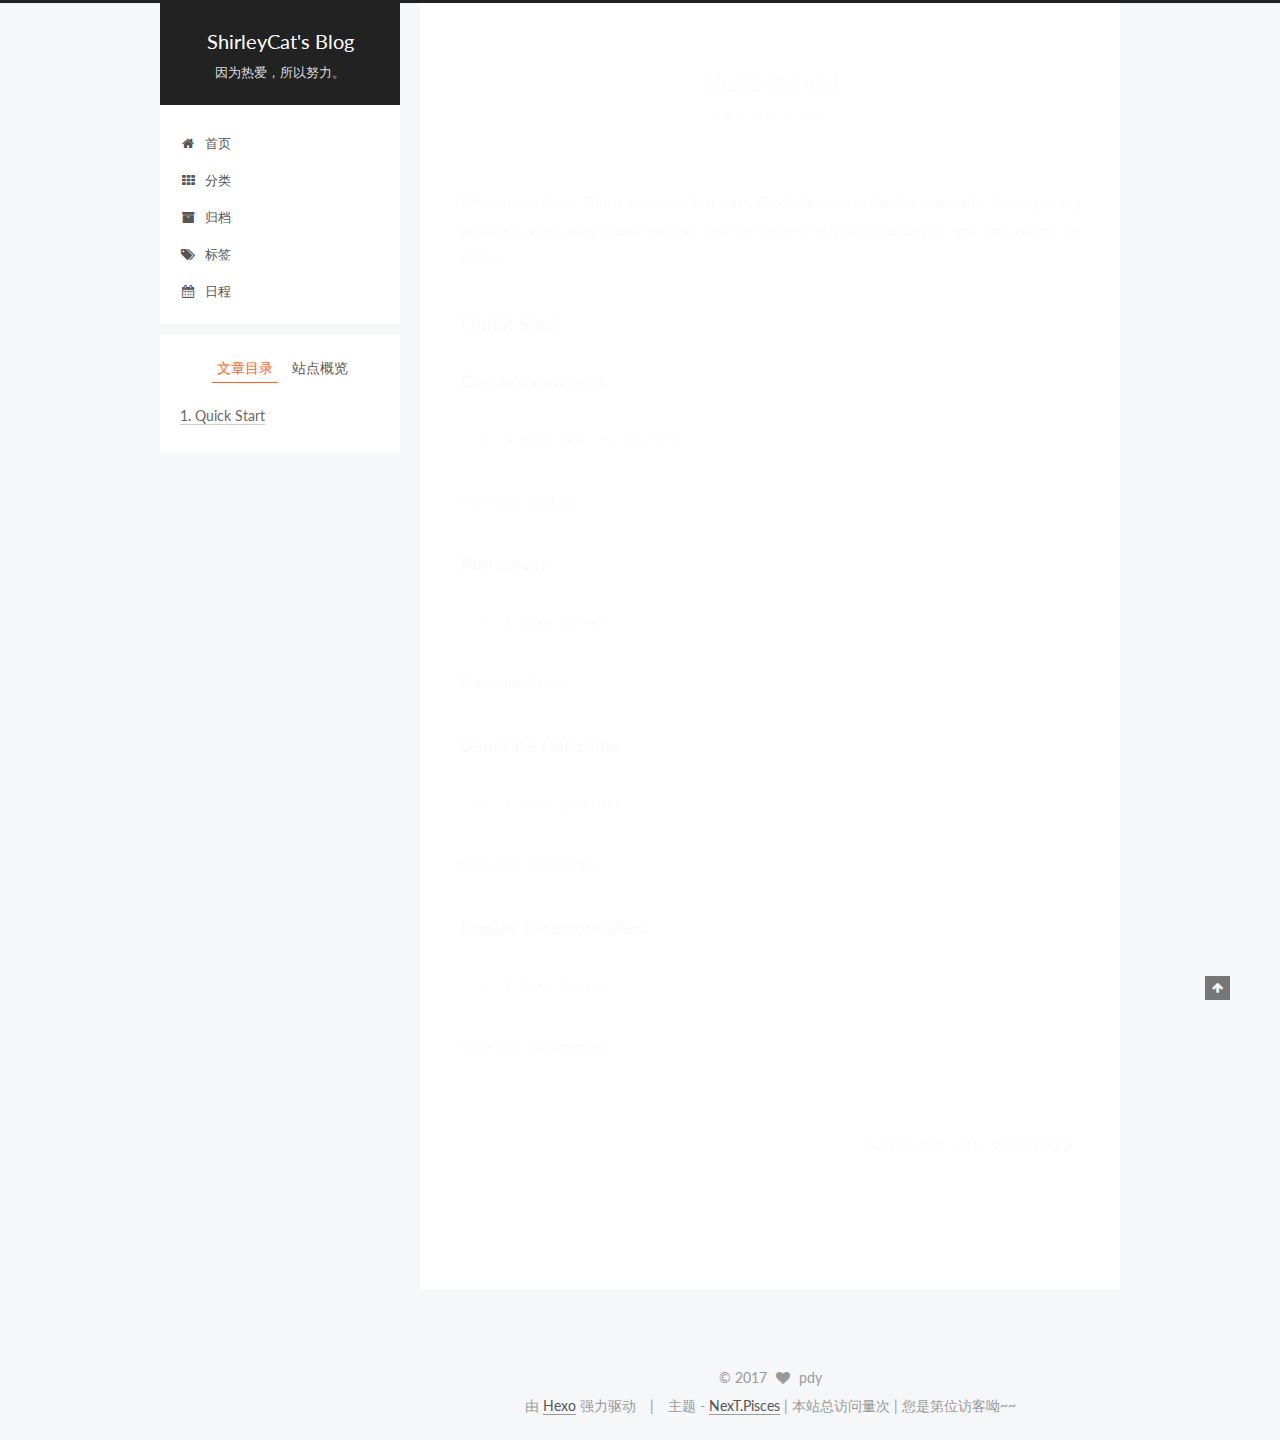
<file: 2016/10/26/hello-world/index.html>
<!doctype html>



  


<html class="theme-next pisces use-motion">
<head>
  <meta charset="UTF-8"/>
<meta http-equiv="X-UA-Compatible" content="IE=edge,chrome=1" />
<meta name="viewport" content="width=device-width, initial-scale=1, maximum-scale=1"/>



<meta http-equiv="Cache-Control" content="no-transform" />
<meta http-equiv="Cache-Control" content="no-siteapp" />












  
  
  <link href="/vendors/fancybox/source/jquery.fancybox.css?v=2.1.5" rel="stylesheet" type="text/css" />




  
  
  
  

  
    
    
  

  

  

  

  

  
    
    
    <link href="//fonts.googleapis.com/css?family=Lato:300,300italic,400,400italic,700,700italic&subset=latin,latin-ext" rel="stylesheet" type="text/css">
  






<link href="/vendors/font-awesome/css/font-awesome.min.css?v=4.4.0" rel="stylesheet" type="text/css" />

<link href="/css/main.css?v=5.0.2" rel="stylesheet" type="text/css" />


  <meta name="keywords" content="Hexo, NexT" />








  <link rel="shortcut icon" type="image/x-icon" href="/favicon.ico?v=5.0.2" />






<meta name="description" content="Welcome to Hexo! This is your very first post. Check documentation for more info. If you get any problems when using Hexo, you can find the answer in troubleshooting or you can ask me on GitHub.
Quick">
<meta property="og:type" content="article">
<meta property="og:title" content="Hello World">
<meta property="og:url" content="http://shirleycat.github.io/2016/10/26/hello-world/index.html">
<meta property="og:site_name" content="ShirleyCat's Blog">
<meta property="og:description" content="Welcome to Hexo! This is your very first post. Check documentation for more info. If you get any problems when using Hexo, you can find the answer in troubleshooting or you can ask me on GitHub.
Quick">
<meta property="og:updated_time" content="2016-10-26T09:51:11.934Z">
<meta name="twitter:card" content="summary">
<meta name="twitter:title" content="Hello World">
<meta name="twitter:description" content="Welcome to Hexo! This is your very first post. Check documentation for more info. If you get any problems when using Hexo, you can find the answer in troubleshooting or you can ask me on GitHub.
Quick">



<script type="text/javascript" id="hexo.configuration">
  var NexT = window.NexT || {};
  var CONFIG = {
    scheme: 'Pisces',
    sidebar: {"position":"left","display":"post"},
    fancybox: true,
    motion: true,
    duoshuo: {
      userId: '0',
      author: '博主'
    }
  };
</script>




  <link rel="canonical" href="http://shirleycat.github.io/2016/10/26/hello-world/"/>


  <title> Hello World | ShirleyCat's Blog </title>
</head>

<body itemscope itemtype="//schema.org/WebPage" lang="zh-Hans">

  










  
  
    
  

  <div class="container one-collumn sidebar-position-left page-post-detail ">
    <div class="headband"></div>

    <header id="header" class="header" itemscope itemtype="//schema.org/WPHeader">
      <div class="header-inner"><div class="site-meta ">
  

  <div class="custom-logo-site-title">
    <a href="/"  class="brand" rel="start">
      <span class="logo-line-before"><i></i></span>
      <span class="site-title">ShirleyCat's Blog</span>
      <span class="logo-line-after"><i></i></span>
    </a>
  </div>
  <p class="site-subtitle">因为热爱，所以努力。</p>
</div>

<div class="site-nav-toggle">
  <button>
    <span class="btn-bar"></span>
    <span class="btn-bar"></span>
    <span class="btn-bar"></span>
  </button>
</div>

<nav class="site-nav">
  

  
    <ul id="menu" class="menu">
      
        
        <li class="menu-item menu-item-home">
          <a href="/" rel="section">
            
              <i class="menu-item-icon fa fa-fw fa-home"></i> <br />
            
            首页
          </a>
        </li>
      
        
        <li class="menu-item menu-item-categories">
          <a href="/categories" rel="section">
            
              <i class="menu-item-icon fa fa-fw fa-th"></i> <br />
            
            分类
          </a>
        </li>
      
        
        <li class="menu-item menu-item-archives">
          <a href="/archives" rel="section">
            
              <i class="menu-item-icon fa fa-fw fa-archive"></i> <br />
            
            归档
          </a>
        </li>
      
        
        <li class="menu-item menu-item-tags">
          <a href="/tags" rel="section">
            
              <i class="menu-item-icon fa fa-fw fa-tags"></i> <br />
            
            标签
          </a>
        </li>
      
        
        <li class="menu-item menu-item-schedule">
          <a href="/schedule" rel="section">
            
              <i class="menu-item-icon fa fa-fw fa-calendar"></i> <br />
            
            日程
          </a>
        </li>
      

      
    </ul>
  

  
</nav>

 </div>
    </header>

    <main id="main" class="main">
      <div class="main-inner">
        <div class="content-wrap">
          <div id="content" class="content">
            

  <div id="posts" class="posts-expand">
    

  
  

  
  
  

  <article class="post post-type-normal " itemscope itemtype="//schema.org/Article">

    
      <header class="post-header">

        
        
          <h1 class="post-title" itemprop="name headline">
            
            
              
                Hello World
              
            
          </h1>
        

        <div class="post-meta">
          <span class="post-time">
            <span class="post-meta-item-icon">
              <i class="fa fa-calendar-o"></i>
            </span>
            <span class="post-meta-item-text">发表于</span>
            <time itemprop="dateCreated" datetime="2016-10-26T17:51:11+08:00" content="2016-10-26">
              2016-10-26
            </time>
          </span>

          

          
            
              <span class="post-comments-count">
                &nbsp; | &nbsp;
                <a href="/2016/10/26/hello-world/#comments" itemprop="discussionUrl">
                  <span class="post-comments-count ds-thread-count" data-thread-key="2016/10/26/hello-world/" itemprop="commentsCount"></span>
                </a>
              </span>
            
          

          

          
          

          
        </div>
      </header>
    


    <div class="post-body" itemprop="articleBody">

      
      

      
        <p>Welcome to <a href="https://hexo.io/" target="_blank" rel="external">Hexo</a>! This is your very first post. Check <a href="https://hexo.io/docs/" target="_blank" rel="external">documentation</a> for more info. If you get any problems when using Hexo, you can find the answer in <a href="https://hexo.io/docs/troubleshooting.html" target="_blank" rel="external">troubleshooting</a> or you can ask me on <a href="https://github.com/hexojs/hexo/issues" target="_blank" rel="external">GitHub</a>.</p>
<h2 id="Quick-Start"><a href="#Quick-Start" class="headerlink" title="Quick Start"></a>Quick Start</h2><h3 id="Create-a-new-post"><a href="#Create-a-new-post" class="headerlink" title="Create a new post"></a>Create a new post</h3><figure class="highlight bash"><table><tr><td class="gutter"><pre><div class="line">1</div></pre></td><td class="code"><pre><div class="line">$ hexo new <span class="string">"My New Post"</span></div></pre></td></tr></table></figure>
<p>More info: <a href="https://hexo.io/docs/writing.html" target="_blank" rel="external">Writing</a></p>
<h3 id="Run-server"><a href="#Run-server" class="headerlink" title="Run server"></a>Run server</h3><figure class="highlight bash"><table><tr><td class="gutter"><pre><div class="line">1</div></pre></td><td class="code"><pre><div class="line">$ hexo server</div></pre></td></tr></table></figure>
<p>More info: <a href="https://hexo.io/docs/server.html" target="_blank" rel="external">Server</a></p>
<h3 id="Generate-static-files"><a href="#Generate-static-files" class="headerlink" title="Generate static files"></a>Generate static files</h3><figure class="highlight bash"><table><tr><td class="gutter"><pre><div class="line">1</div></pre></td><td class="code"><pre><div class="line">$ hexo generate</div></pre></td></tr></table></figure>
<p>More info: <a href="https://hexo.io/docs/generating.html" target="_blank" rel="external">Generating</a></p>
<h3 id="Deploy-to-remote-sites"><a href="#Deploy-to-remote-sites" class="headerlink" title="Deploy to remote sites"></a>Deploy to remote sites</h3><figure class="highlight bash"><table><tr><td class="gutter"><pre><div class="line">1</div></pre></td><td class="code"><pre><div class="line">$ hexo deploy</div></pre></td></tr></table></figure>
<p>More info: <a href="https://hexo.io/docs/deployment.html" target="_blank" rel="external">Deployment</a></p>

      
    </div>

    <div>
      
        

      
    </div>

    <div>
      
        

      
    </div>

    <footer class="post-footer">
      

      
        <div class="post-nav">
          <div class="post-nav-next post-nav-item">
            
          </div>

          <div class="post-nav-prev post-nav-item">
            
              <a href="/2017/01/11/java核心技术（卷I）/" rel="prev" title="java核心技术（卷I）知识点总结">
                java核心技术（卷I）知识点总结 <i class="fa fa-chevron-right"></i>
              </a>
            
          </div>
        </div>
      

      
      
    </footer>
  </article>



    <div class="post-spread">
      
    </div>
  </div>


          </div>
          


          
  <div class="comments" id="comments">
    
      <div class="ds-thread" data-thread-key="2016/10/26/hello-world/"
           data-title="Hello World" data-url="http://shirleycat.github.io/2016/10/26/hello-world/">
      </div>
    
  </div>


        </div>
        
          
  
  <div class="sidebar-toggle">
    <div class="sidebar-toggle-line-wrap">
      <span class="sidebar-toggle-line sidebar-toggle-line-first"></span>
      <span class="sidebar-toggle-line sidebar-toggle-line-middle"></span>
      <span class="sidebar-toggle-line sidebar-toggle-line-last"></span>
    </div>
  </div>

  <aside id="sidebar" class="sidebar">
    <div class="sidebar-inner">

      

      
        <ul class="sidebar-nav motion-element">
          <li class="sidebar-nav-toc sidebar-nav-active" data-target="post-toc-wrap" >
            文章目录
          </li>
          <li class="sidebar-nav-overview" data-target="site-overview">
            站点概览
          </li>
        </ul>
      

      <section class="site-overview sidebar-panel ">
        <div class="site-author motion-element" itemprop="author" itemscope itemtype="//schema.org/Person">
          <img class="site-author-image" itemprop="image"
               src="/images/avatar.jpg"
               alt="pdy" />
          <p class="site-author-name" itemprop="name">pdy</p>
          <p class="site-description motion-element" itemprop="description">(*^__^*) 触摸属于你的那道光...</p>
        </div>
        <nav class="site-state motion-element">
          <div class="site-state-item site-state-posts">
            <a href="/archives">
              <span class="site-state-item-count">2</span>
              <span class="site-state-item-name">日志</span>
            </a>
          </div>

          
            <div class="site-state-item site-state-categories">
              <a href="/categories">
                <span class="site-state-item-count">1</span>
                <span class="site-state-item-name">分类</span>
              </a>
            </div>
          

          
            <div class="site-state-item site-state-tags">
              <a href="/tags">
                <span class="site-state-item-count">1</span>
                <span class="site-state-item-name">标签</span>
              </a>
            </div>
          

        </nav>

        

        <div class="links-of-author motion-element">
          
        </div>

        
        

        
        

      </section>

      
        <section class="post-toc-wrap motion-element sidebar-panel sidebar-panel-active">
          <div class="post-toc">
            
              
            
            
              <div class="post-toc-content"><ol class="nav"><li class="nav-item nav-level-2"><a class="nav-link" href="#Quick-Start"><span class="nav-number">1.</span> <span class="nav-text">Quick Start</span></a><ol class="nav-child"><li class="nav-item nav-level-3"><a class="nav-link" href="#Create-a-new-post"><span class="nav-number">1.1.</span> <span class="nav-text">Create a new post</span></a></li><li class="nav-item nav-level-3"><a class="nav-link" href="#Run-server"><span class="nav-number">1.2.</span> <span class="nav-text">Run server</span></a></li><li class="nav-item nav-level-3"><a class="nav-link" href="#Generate-static-files"><span class="nav-number">1.3.</span> <span class="nav-text">Generate static files</span></a></li><li class="nav-item nav-level-3"><a class="nav-link" href="#Deploy-to-remote-sites"><span class="nav-number">1.4.</span> <span class="nav-text">Deploy to remote sites</span></a></li></ol></li></ol></div>
            
          </div>
        </section>
      

    </div>
  </aside>


        
      </div>
    </main>

    <footer id="footer" class="footer">
      <div class="footer-inner">
        <div class="copyright" >
  
  &copy; 
  <span itemprop="copyrightYear">2017</span>
  <span class="with-love">
    <i class="fa fa-heart"></i>
  </span>
  <span class="author" itemprop="copyrightHolder">pdy</span>
</div>

<div class="powered-by">
  由 <a class="theme-link" href="https://hexo.io">Hexo</a> 强力驱动
</div>

<div class="theme-info">
  主题 -
  <a class="theme-link" href="https://github.com/iissnan/hexo-theme-next">
    NexT.Pisces
  </a>
</div>

<script async src="https://dn-lbstatics.qbox.me/busuanzi/2.3/busuanzi.pure.mini.js"></script>

<span id="busuanzi_container_site_pv">
	|     本站总访问量<span id="busuanzi_value_site_pv"></span>次
</span>

<span id="busuanzi_container_site_uv">
	|     您是第<span id="busuanzi_value_site_uv"></span>位访客呦~~
</span>

        

        
      </div>
    </footer>

    <div class="back-to-top">
      <i class="fa fa-arrow-up"></i>
    </div>
  </div>

  

<script type="text/javascript">
  if (Object.prototype.toString.call(window.Promise) !== '[object Function]') {
    window.Promise = null;
  }
</script>









  



  
  <script type="text/javascript" src="/vendors/jquery/index.js?v=2.1.3"></script>

  
  <script type="text/javascript" src="/vendors/fastclick/lib/fastclick.min.js?v=1.0.6"></script>

  
  <script type="text/javascript" src="/vendors/jquery_lazyload/jquery.lazyload.js?v=1.9.7"></script>

  
  <script type="text/javascript" src="/vendors/velocity/velocity.min.js?v=1.2.1"></script>

  
  <script type="text/javascript" src="/vendors/velocity/velocity.ui.min.js?v=1.2.1"></script>

  
  <script type="text/javascript" src="/vendors/fancybox/source/jquery.fancybox.pack.js?v=2.1.5"></script>


  


  <script type="text/javascript" src="/js/src/utils.js?v=5.0.2"></script>

  <script type="text/javascript" src="/js/src/motion.js?v=5.0.2"></script>



  
  


  <script type="text/javascript" src="/js/src/affix.js?v=5.0.2"></script>

  <script type="text/javascript" src="/js/src/schemes/pisces.js?v=5.0.2"></script>



  
  <script type="text/javascript" src="/js/src/scrollspy.js?v=5.0.2"></script>
<script type="text/javascript" src="/js/src/post-details.js?v=5.0.2"></script>



  


  <script type="text/javascript" src="/js/src/bootstrap.js?v=5.0.2"></script>



  

  
    
  

  <script type="text/javascript">
    var duoshuoQuery = {short_name:"shirleyblog"};
    (function() {
      var ds = document.createElement('script');
      ds.type = 'text/javascript';ds.async = true;
      ds.id = 'duoshuo-script';
      ds.src = (document.location.protocol == 'https:' ? 'https:' : 'http:') + '//static.duoshuo.com/embed.js';
      ds.charset = 'UTF-8';
      (document.getElementsByTagName('head')[0]
      || document.getElementsByTagName('body')[0]).appendChild(ds);
    })();
  </script>

  
    
    <script src="/vendors/ua-parser-js/dist/ua-parser.min.js?v=0.7.9"></script>
    <script src="/js/src/hook-duoshuo.js"></script>
  






  
  

  

  

  

  


</body>
</html>
</file>
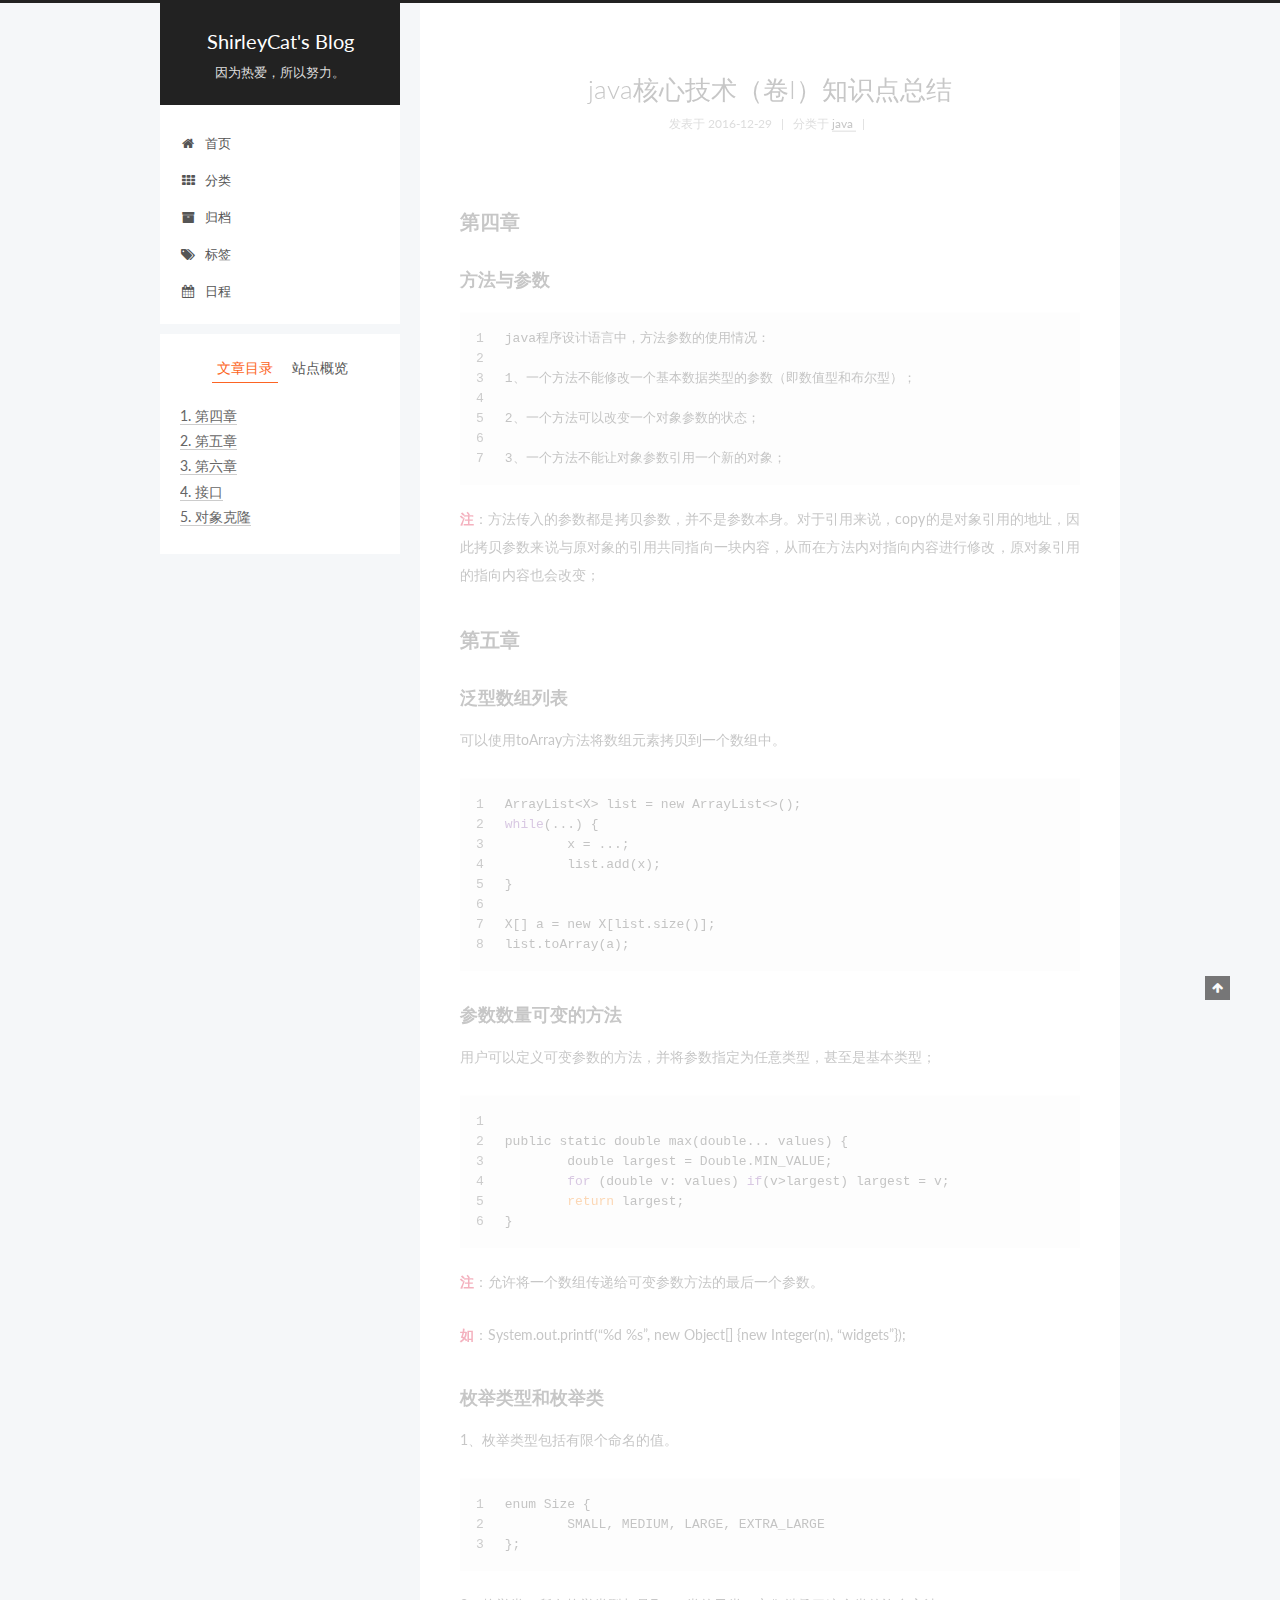
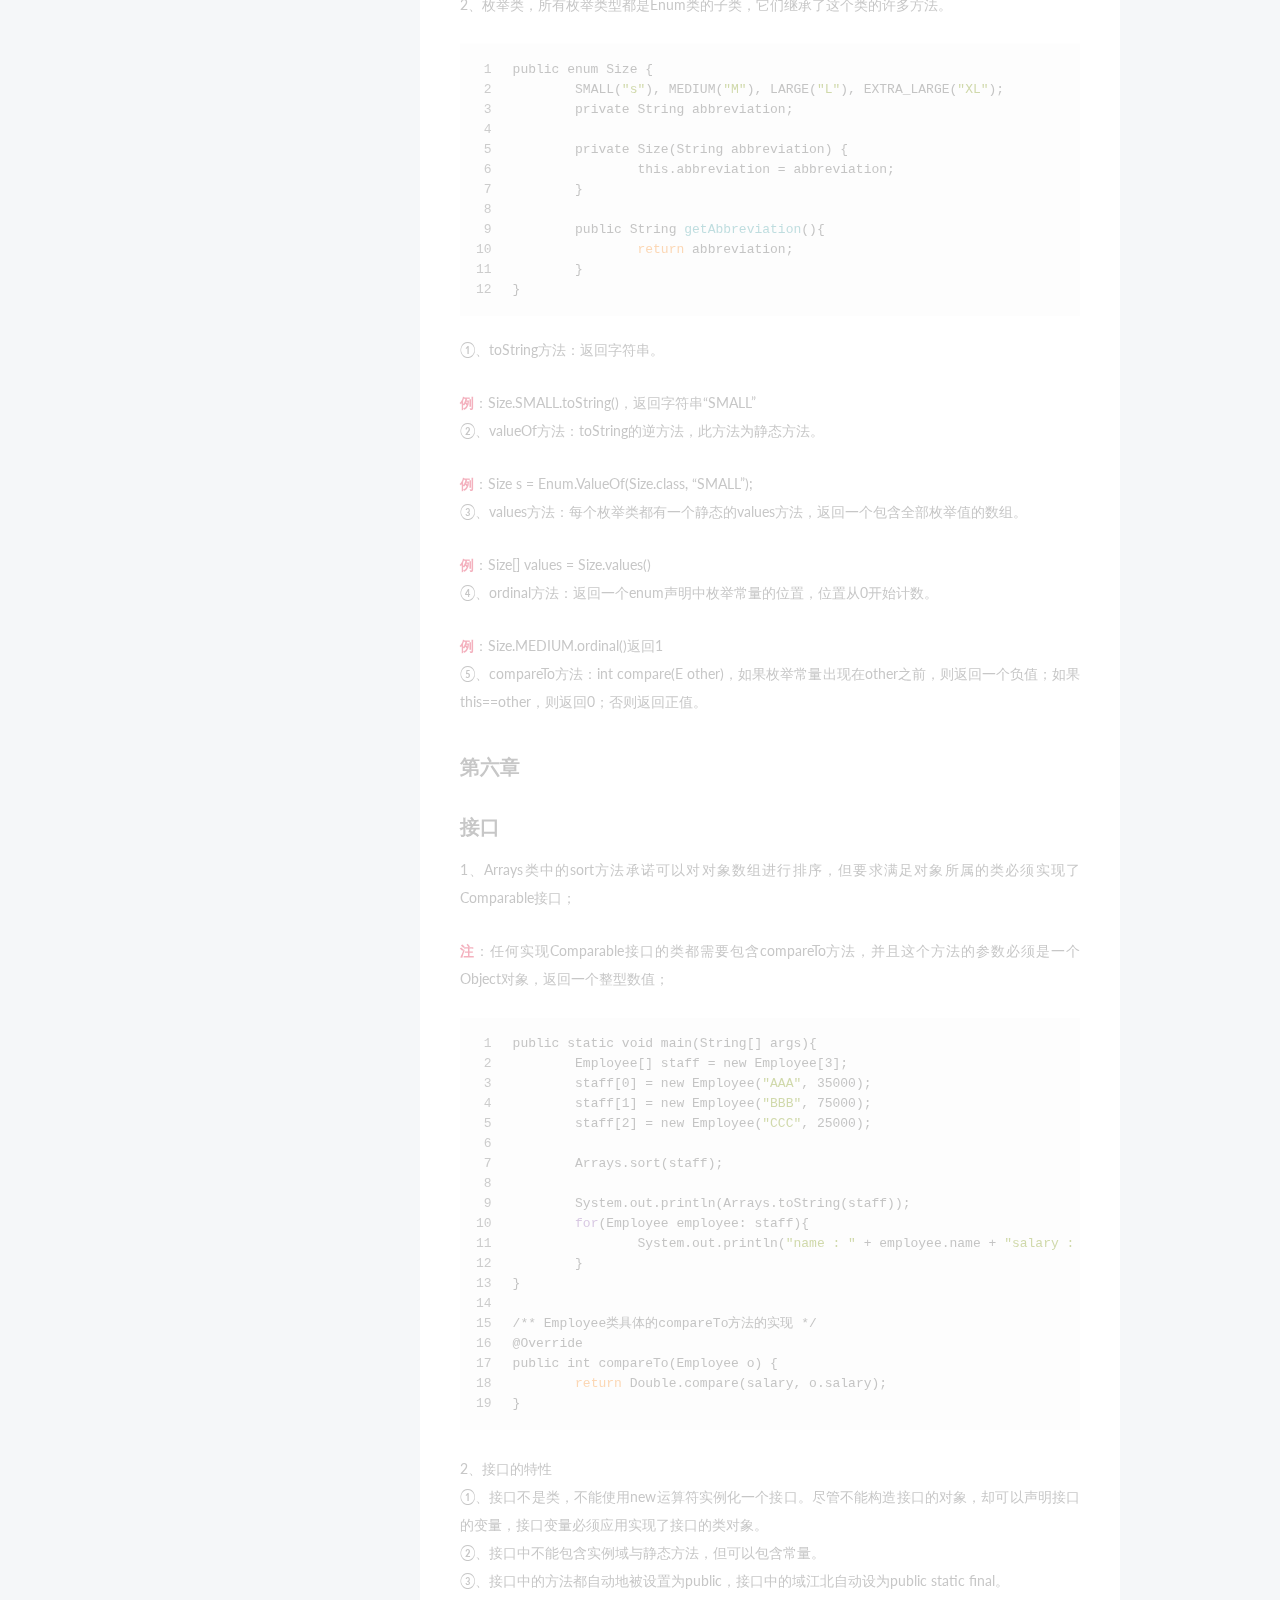
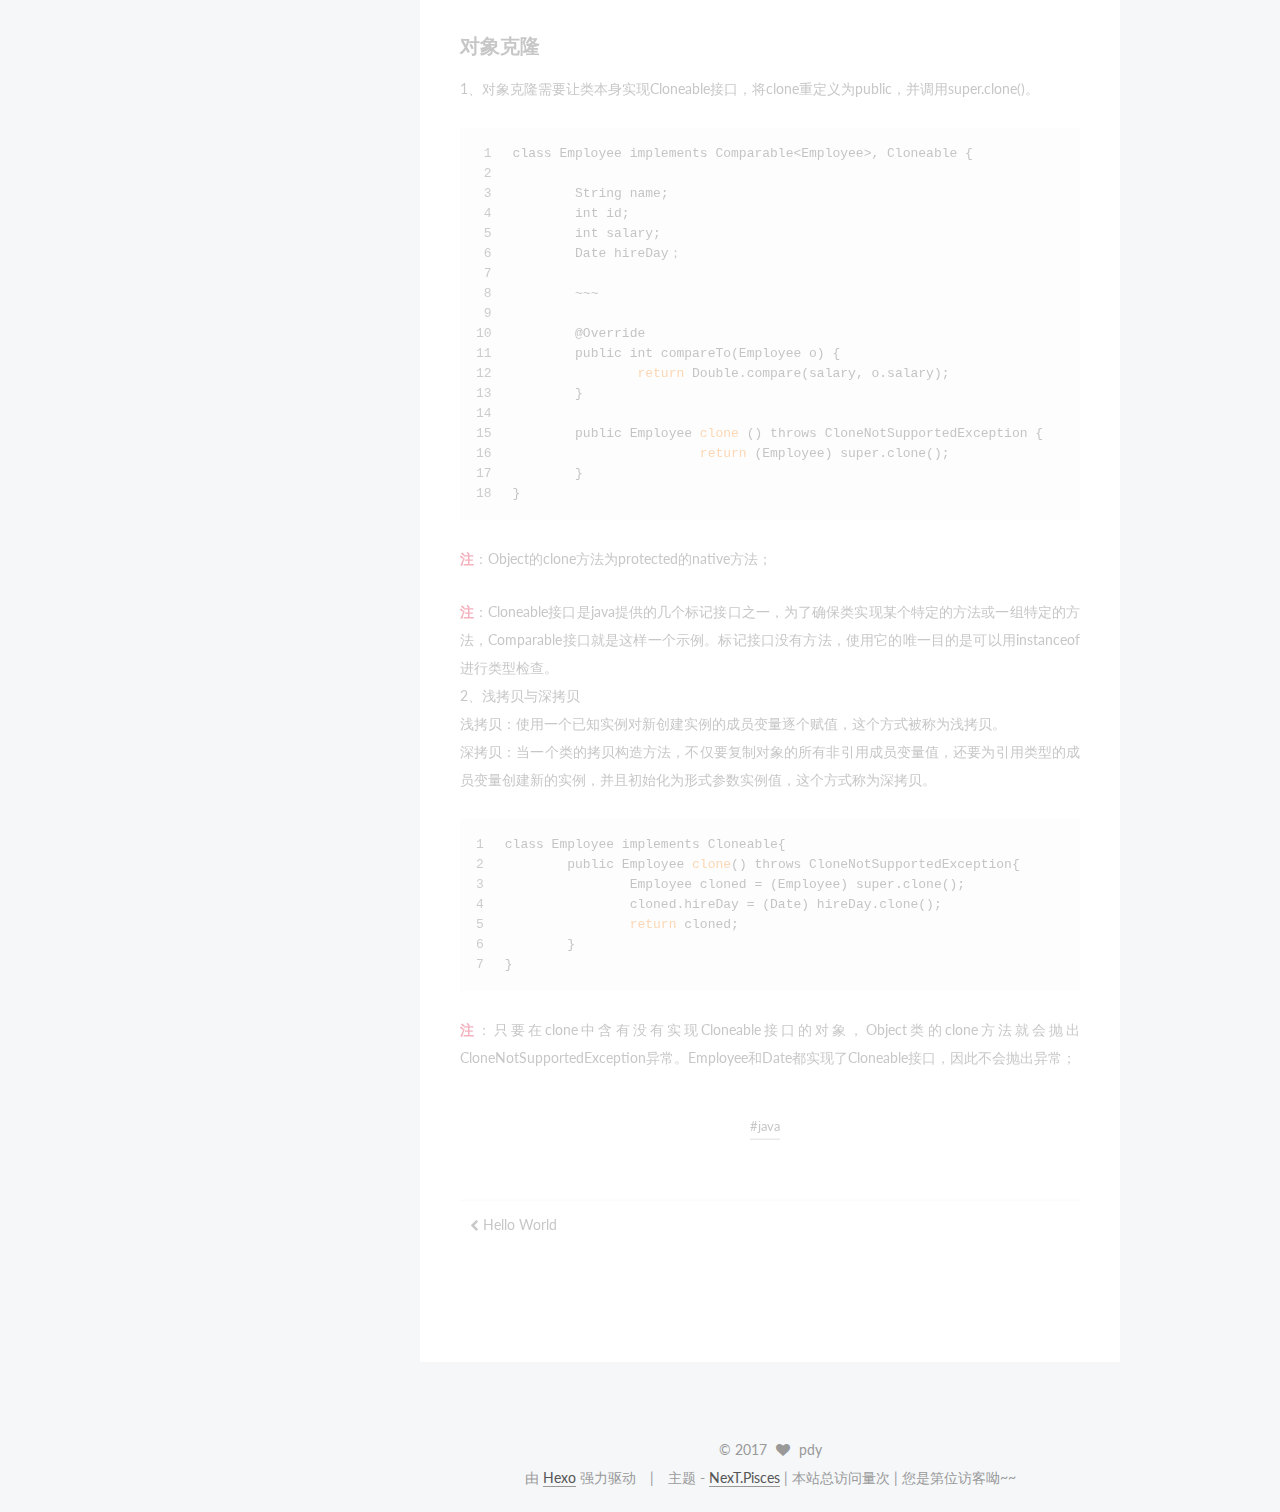
<file: 2016/12/29/java核心技术（卷I）/index.html>
<!doctype html>



  


<html class="theme-next pisces use-motion">
<head>
  <meta charset="UTF-8"/>
<meta http-equiv="X-UA-Compatible" content="IE=edge,chrome=1" />
<meta name="viewport" content="width=device-width, initial-scale=1, maximum-scale=1"/>



<meta http-equiv="Cache-Control" content="no-transform" />
<meta http-equiv="Cache-Control" content="no-siteapp" />












  
  
  <link href="/vendors/fancybox/source/jquery.fancybox.css?v=2.1.5" rel="stylesheet" type="text/css" />




  
  
  
  

  
    
    
  

  

  

  

  

  
    
    
    <link href="//fonts.googleapis.com/css?family=Lato:300,300italic,400,400italic,700,700italic&subset=latin,latin-ext" rel="stylesheet" type="text/css">
  






<link href="/vendors/font-awesome/css/font-awesome.min.css?v=4.4.0" rel="stylesheet" type="text/css" />

<link href="/css/main.css?v=5.0.2" rel="stylesheet" type="text/css" />


  <meta name="keywords" content="java," />








  <link rel="shortcut icon" type="image/x-icon" href="/favicon.ico?v=5.0.2" />






<meta name="description" content="第四章方法与参数1234567java程序设计语言中，方法参数的使用情况：1、一个方法不能修改一个基本数据类型的参数（即数值型和布尔型）；2、一个方法可以改变一个对象参数的状态；3、一个方法不能让对象参数引用一个新的对象；
注：方法传入的参数都是拷贝参数，并不是参数本身。对于引用来说，copy的是对象引用的地址，因此拷贝参数来说与原对象的引用共同指向一块内容，从而在方法内对指向内容进行修改，原对象">
<meta property="og:type" content="article">
<meta property="og:title" content="java核心技术（卷I）知识点总结">
<meta property="og:url" content="http://shirleycat.github.io/2016/12/29/java核心技术（卷I）/index.html">
<meta property="og:site_name" content="ShirleyCat's Blog">
<meta property="og:description" content="第四章方法与参数1234567java程序设计语言中，方法参数的使用情况：1、一个方法不能修改一个基本数据类型的参数（即数值型和布尔型）；2、一个方法可以改变一个对象参数的状态；3、一个方法不能让对象参数引用一个新的对象；
注：方法传入的参数都是拷贝参数，并不是参数本身。对于引用来说，copy的是对象引用的地址，因此拷贝参数来说与原对象的引用共同指向一块内容，从而在方法内对指向内容进行修改，原对象">
<meta property="og:updated_time" content="2017-01-11T09:21:24.014Z">
<meta name="twitter:card" content="summary">
<meta name="twitter:title" content="java核心技术（卷I）知识点总结">
<meta name="twitter:description" content="第四章方法与参数1234567java程序设计语言中，方法参数的使用情况：1、一个方法不能修改一个基本数据类型的参数（即数值型和布尔型）；2、一个方法可以改变一个对象参数的状态；3、一个方法不能让对象参数引用一个新的对象；
注：方法传入的参数都是拷贝参数，并不是参数本身。对于引用来说，copy的是对象引用的地址，因此拷贝参数来说与原对象的引用共同指向一块内容，从而在方法内对指向内容进行修改，原对象">



<script type="text/javascript" id="hexo.configuration">
  var NexT = window.NexT || {};
  var CONFIG = {
    scheme: 'Pisces',
    sidebar: {"position":"left","display":"post"},
    fancybox: true,
    motion: true,
    duoshuo: {
      userId: '0',
      author: '博主'
    }
  };
</script>




  <link rel="canonical" href="http://shirleycat.github.io/2016/12/29/java核心技术（卷I）/"/>


  <title> java核心技术（卷I）知识点总结 | ShirleyCat's Blog </title>
</head>

<body itemscope itemtype="//schema.org/WebPage" lang="zh-Hans">

  










  
  
    
  

  <div class="container one-collumn sidebar-position-left page-post-detail ">
    <div class="headband"></div>

    <header id="header" class="header" itemscope itemtype="//schema.org/WPHeader">
      <div class="header-inner"><div class="site-meta ">
  

  <div class="custom-logo-site-title">
    <a href="/"  class="brand" rel="start">
      <span class="logo-line-before"><i></i></span>
      <span class="site-title">ShirleyCat's Blog</span>
      <span class="logo-line-after"><i></i></span>
    </a>
  </div>
  <p class="site-subtitle">因为热爱，所以努力。</p>
</div>

<div class="site-nav-toggle">
  <button>
    <span class="btn-bar"></span>
    <span class="btn-bar"></span>
    <span class="btn-bar"></span>
  </button>
</div>

<nav class="site-nav">
  

  
    <ul id="menu" class="menu">
      
        
        <li class="menu-item menu-item-home">
          <a href="/" rel="section">
            
              <i class="menu-item-icon fa fa-fw fa-home"></i> <br />
            
            首页
          </a>
        </li>
      
        
        <li class="menu-item menu-item-categories">
          <a href="/categories" rel="section">
            
              <i class="menu-item-icon fa fa-fw fa-th"></i> <br />
            
            分类
          </a>
        </li>
      
        
        <li class="menu-item menu-item-archives">
          <a href="/archives" rel="section">
            
              <i class="menu-item-icon fa fa-fw fa-archive"></i> <br />
            
            归档
          </a>
        </li>
      
        
        <li class="menu-item menu-item-tags">
          <a href="/tags" rel="section">
            
              <i class="menu-item-icon fa fa-fw fa-tags"></i> <br />
            
            标签
          </a>
        </li>
      
        
        <li class="menu-item menu-item-schedule">
          <a href="/schedule" rel="section">
            
              <i class="menu-item-icon fa fa-fw fa-calendar"></i> <br />
            
            日程
          </a>
        </li>
      

      
    </ul>
  

  
</nav>

 </div>
    </header>

    <main id="main" class="main">
      <div class="main-inner">
        <div class="content-wrap">
          <div id="content" class="content">
            

  <div id="posts" class="posts-expand">
    

  
  

  
  
  

  <article class="post post-type-normal " itemscope itemtype="//schema.org/Article">

    
      <header class="post-header">

        
        
          <h1 class="post-title" itemprop="name headline">
            
            
              
                java核心技术（卷I）知识点总结
              
            
          </h1>
        

        <div class="post-meta">
          <span class="post-time">
            <span class="post-meta-item-icon">
              <i class="fa fa-calendar-o"></i>
            </span>
            <span class="post-meta-item-text">发表于</span>
            <time itemprop="dateCreated" datetime="2016-12-29T16:57:10+08:00" content="2016-12-29">
              2016-12-29
            </time>
          </span>

          
            <span class="post-category" >
              &nbsp; | &nbsp;
              <span class="post-meta-item-icon">
                <i class="fa fa-folder-o"></i>
              </span>
              <span class="post-meta-item-text">分类于</span>
              
                <span itemprop="about" itemscope itemtype="https://schema.org/Thing">
                  <a href="/categories/java/" itemprop="url" rel="index">
                    <span itemprop="name">java</span>
                  </a>
                </span>

                
                

              
            </span>
          

          
            
              <span class="post-comments-count">
                &nbsp; | &nbsp;
                <a href="/2016/12/29/java核心技术（卷I）/#comments" itemprop="discussionUrl">
                  <span class="post-comments-count ds-thread-count" data-thread-key="2016/12/29/java核心技术（卷I）/" itemprop="commentsCount"></span>
                </a>
              </span>
            
          

          

          
          

          
        </div>
      </header>
    


    <div class="post-body" itemprop="articleBody">

      
      

      
        <h2 id="第四章"><a href="#第四章" class="headerlink" title="第四章"></a>第四章</h2><h3 id="方法与参数"><a href="#方法与参数" class="headerlink" title="方法与参数"></a>方法与参数</h3><figure class="highlight bash"><table><tr><td class="gutter"><pre><div class="line">1</div><div class="line">2</div><div class="line">3</div><div class="line">4</div><div class="line">5</div><div class="line">6</div><div class="line">7</div></pre></td><td class="code"><pre><div class="line">java程序设计语言中，方法参数的使用情况：</div><div class="line"></div><div class="line">1、一个方法不能修改一个基本数据类型的参数（即数值型和布尔型）；</div><div class="line"></div><div class="line">2、一个方法可以改变一个对象参数的状态；</div><div class="line"></div><div class="line">3、一个方法不能让对象参数引用一个新的对象；</div></pre></td></tr></table></figure>
<p><font color="#DC143C"><b>注</b></font>：方法传入的参数都是拷贝参数，并不是参数本身。对于引用来说，copy的是对象引用的地址，因此拷贝参数来说与原对象的引用共同指向一块内容，从而在方法内对指向内容进行修改，原对象引用的指向内容也会改变；</p>
<h2 id="第五章"><a href="#第五章" class="headerlink" title="第五章"></a>第五章</h2><h3 id="泛型数组列表"><a href="#泛型数组列表" class="headerlink" title="泛型数组列表"></a>泛型数组列表</h3><p>可以使用toArray方法将数组元素拷贝到一个数组中。</p>
<figure class="highlight bash"><table><tr><td class="gutter"><pre><div class="line">1</div><div class="line">2</div><div class="line">3</div><div class="line">4</div><div class="line">5</div><div class="line">6</div><div class="line">7</div><div class="line">8</div></pre></td><td class="code"><pre><div class="line">ArrayList&lt;X&gt; list = new ArrayList&lt;&gt;();</div><div class="line"><span class="keyword">while</span>(...) &#123;</div><div class="line">	x = ...;</div><div class="line">	list.add(x);</div><div class="line">&#125;</div><div class="line"></div><div class="line">X[] a = new X[list.size()];</div><div class="line">list.toArray(a);</div></pre></td></tr></table></figure>
<h3 id="参数数量可变的方法"><a href="#参数数量可变的方法" class="headerlink" title="参数数量可变的方法"></a>参数数量可变的方法</h3><p>用户可以定义可变参数的方法，并将参数指定为任意类型，甚至是基本类型；</p>
<figure class="highlight bash"><table><tr><td class="gutter"><pre><div class="line">1</div><div class="line">2</div><div class="line">3</div><div class="line">4</div><div class="line">5</div><div class="line">6</div></pre></td><td class="code"><pre><div class="line"></div><div class="line">public static double max(double... values) &#123;</div><div class="line">	double largest = Double.MIN_VALUE;</div><div class="line">	<span class="keyword">for</span> (double v: values) <span class="keyword">if</span>(v&gt;largest) largest = v;</div><div class="line">	<span class="built_in">return</span> largest;</div><div class="line">&#125;</div></pre></td></tr></table></figure>
<p><font color="#DC143C"><b>注</b></font>：允许将一个数组传递给可变参数方法的最后一个参数。</p>
<p><font color="#DC143C"><b>如</b></font>：System.out.printf(“%d %s”, new Object[] {new Integer(n), “widgets”});</p>
<h3 id="枚举类型和枚举类"><a href="#枚举类型和枚举类" class="headerlink" title="枚举类型和枚举类"></a>枚举类型和枚举类</h3><p>1、枚举类型包括有限个命名的值。</p>
<figure class="highlight bash"><table><tr><td class="gutter"><pre><div class="line">1</div><div class="line">2</div><div class="line">3</div></pre></td><td class="code"><pre><div class="line">enum Size &#123;</div><div class="line">	SMALL, MEDIUM, LARGE, EXTRA_LARGE</div><div class="line">&#125;;</div></pre></td></tr></table></figure>
<p>2、枚举类，所有枚举类型都是Enum类的子类，它们继承了这个类的许多方法。</p>
<figure class="highlight bash"><table><tr><td class="gutter"><pre><div class="line">1</div><div class="line">2</div><div class="line">3</div><div class="line">4</div><div class="line">5</div><div class="line">6</div><div class="line">7</div><div class="line">8</div><div class="line">9</div><div class="line">10</div><div class="line">11</div><div class="line">12</div></pre></td><td class="code"><pre><div class="line">public enum Size &#123;</div><div class="line">	SMALL(<span class="string">"s"</span>), MEDIUM(<span class="string">"M"</span>), LARGE(<span class="string">"L"</span>), EXTRA_LARGE(<span class="string">"XL"</span>);</div><div class="line">	private String abbreviation;</div><div class="line"></div><div class="line">	private Size(String abbreviation) &#123;</div><div class="line">		this.abbreviation = abbreviation;</div><div class="line">	&#125;</div><div class="line"></div><div class="line">	public String <span class="function"><span class="title">getAbbreviation</span></span>()&#123;</div><div class="line">		<span class="built_in">return</span> abbreviation;</div><div class="line">	&#125;</div><div class="line">&#125;</div></pre></td></tr></table></figure>
<p>①、toString方法：返回字符串。</p>
<p><font color="#DC143C"><b>例</b></font>：Size.SMALL.toString()，返回字符串“SMALL”<br>②、valueOf方法：toString的逆方法，此方法为静态方法。</p>
<p><font color="#DC143C"><b>例</b></font>：Size s = Enum.ValueOf(Size.class, “SMALL”);<br>③、values方法：每个枚举类都有一个静态的values方法，返回一个包含全部枚举值的数组。</p>
<p><font color="#DC143C"><b>例</b></font>：Size[] values = Size.values()<br>④、ordinal方法：返回一个enum声明中枚举常量的位置，位置从0开始计数。</p>
<p><font color="#DC143C"><b>例</b></font>：Size.MEDIUM.ordinal()返回1<br>⑤、compareTo方法：int compare(E other)，如果枚举常量出现在other之前，则返回一个负值；如果this==other，则返回0；否则返回正值。</p>
<h2 id="第六章"><a href="#第六章" class="headerlink" title="第六章"></a>第六章</h2><h2 id="接口"><a href="#接口" class="headerlink" title="接口"></a>接口</h2><p>1、Arrays类中的sort方法承诺可以对对象数组进行排序，但要求满足对象所属的类必须实现了Comparable接口；</p>
<p><font color="#DC143C"><b>注</b></font>：任何实现Comparable接口的类都需要包含compareTo方法，并且这个方法的参数必须是一个Object对象，返回一个整型数值；<br><figure class="highlight bash"><table><tr><td class="gutter"><pre><div class="line">1</div><div class="line">2</div><div class="line">3</div><div class="line">4</div><div class="line">5</div><div class="line">6</div><div class="line">7</div><div class="line">8</div><div class="line">9</div><div class="line">10</div><div class="line">11</div><div class="line">12</div><div class="line">13</div><div class="line">14</div><div class="line">15</div><div class="line">16</div><div class="line">17</div><div class="line">18</div><div class="line">19</div></pre></td><td class="code"><pre><div class="line">public static void main(String[] args)&#123;</div><div class="line">	Employee[] staff = new Employee[3];</div><div class="line">	staff[0] = new Employee(<span class="string">"AAA"</span>, 35000);</div><div class="line">	staff[1] = new Employee(<span class="string">"BBB"</span>, 75000);</div><div class="line">	staff[2] = new Employee(<span class="string">"CCC"</span>, 25000);</div><div class="line">	</div><div class="line">	Arrays.sort(staff);</div><div class="line">	</div><div class="line">	System.out.println(Arrays.toString(staff));</div><div class="line">	<span class="keyword">for</span>(Employee employee: staff)&#123;</div><div class="line">		System.out.println(<span class="string">"name : "</span> + employee.name + <span class="string">"salary : "</span> + employee.salary);</div><div class="line">	&#125;</div><div class="line">&#125;</div><div class="line"></div><div class="line">/** Employee类具体的compareTo方法的实现 */</div><div class="line">@Override</div><div class="line">public int compareTo(Employee o) &#123;</div><div class="line">	<span class="built_in">return</span> Double.compare(salary, o.salary);</div><div class="line">&#125;</div></pre></td></tr></table></figure></p>
<p>2、接口的特性<br>①、接口不是类，不能使用new运算符实例化一个接口。尽管不能构造接口的对象，却可以声明接口的变量，接口变量必须应用实现了接口的类对象。<br>②、接口中不能包含实例域与静态方法，但可以包含常量。<br>③、接口中的方法都自动地被设置为public，接口中的域江北自动设为public static final。</p>
<h2 id="对象克隆"><a href="#对象克隆" class="headerlink" title="对象克隆"></a>对象克隆</h2><p>1、对象克隆需要让类本身实现Cloneable接口，将clone重定义为public，并调用super.clone()。<br><figure class="highlight bash"><table><tr><td class="gutter"><pre><div class="line">1</div><div class="line">2</div><div class="line">3</div><div class="line">4</div><div class="line">5</div><div class="line">6</div><div class="line">7</div><div class="line">8</div><div class="line">9</div><div class="line">10</div><div class="line">11</div><div class="line">12</div><div class="line">13</div><div class="line">14</div><div class="line">15</div><div class="line">16</div><div class="line">17</div><div class="line">18</div></pre></td><td class="code"><pre><div class="line">class Employee implements Comparable&lt;Employee&gt;, Cloneable &#123;</div><div class="line">	</div><div class="line">	String name;</div><div class="line">	int id;</div><div class="line">	int salary;</div><div class="line">	Date hireDay；</div><div class="line">	</div><div class="line">	~~~</div><div class="line">	</div><div class="line">	@Override</div><div class="line">	public int compareTo(Employee o) &#123;</div><div class="line">		<span class="built_in">return</span> Double.compare(salary, o.salary);</div><div class="line">	&#125;</div><div class="line">	</div><div class="line">	public Employee <span class="built_in">clone</span> () throws CloneNotSupportedException &#123;</div><div class="line">			<span class="built_in">return</span> (Employee) super.clone();</div><div class="line">	&#125;</div><div class="line">&#125;</div></pre></td></tr></table></figure></p>
<p><font color="#DC143C"><b>注</b></font>：Object的clone方法为protected的native方法；</p>
<p><font color="#DC143C"><b>注</b></font>：Cloneable接口是java提供的几个标记接口之一，为了确保类实现某个特定的方法或一组特定的方法，Comparable接口就是这样一个示例。标记接口没有方法，使用它的唯一目的是可以用instanceof进行类型检查。<br>2、浅拷贝与深拷贝<br>浅拷贝：使用一个已知实例对新创建实例的成员变量逐个赋值，这个方式被称为浅拷贝。<br>深拷贝：当一个类的拷贝构造方法，不仅要复制对象的所有非引用成员变量值，还要为引用类型的成员变量创建新的实例，并且初始化为形式参数实例值，这个方式称为深拷贝。<br><figure class="highlight bash"><table><tr><td class="gutter"><pre><div class="line">1</div><div class="line">2</div><div class="line">3</div><div class="line">4</div><div class="line">5</div><div class="line">6</div><div class="line">7</div></pre></td><td class="code"><pre><div class="line">class Employee implements Cloneable&#123;</div><div class="line">	public Employee <span class="built_in">clone</span>() throws CloneNotSupportedException&#123;</div><div class="line">		Employee cloned = (Employee) super.clone();</div><div class="line">		cloned.hireDay = (Date) hireDay.clone();</div><div class="line">		<span class="built_in">return</span> cloned;</div><div class="line">	&#125;</div><div class="line">&#125;</div></pre></td></tr></table></figure></p>
<p><font color="#DC143C"><b>注</b></font>：只要在clone中含有没有实现Cloneable接口的对象，Object类的clone方法就会抛出CloneNotSupportedException异常。Employee和Date都实现了Cloneable接口，因此不会抛出异常；</p>

      
    </div>

    <div>
      
        

      
    </div>

    <div>
      
        

      
    </div>

    <footer class="post-footer">
      
        <div class="post-tags">
          
            <a href="/tags/java/" rel="tag">#java</a>
          
        </div>
      

      
        <div class="post-nav">
          <div class="post-nav-next post-nav-item">
            
              <a href="/2016/10/26/hello-world/" rel="next" title="Hello World">
                <i class="fa fa-chevron-left"></i> Hello World
              </a>
            
          </div>

          <div class="post-nav-prev post-nav-item">
            
          </div>
        </div>
      

      
      
    </footer>
  </article>



    <div class="post-spread">
      
    </div>
  </div>


          </div>
          


          
  <div class="comments" id="comments">
    
      <div class="ds-thread" data-thread-key="2016/12/29/java核心技术（卷I）/"
           data-title="java核心技术（卷I）知识点总结" data-url="http://shirleycat.github.io/2016/12/29/java核心技术（卷I）/">
      </div>
    
  </div>


        </div>
        
          
  
  <div class="sidebar-toggle">
    <div class="sidebar-toggle-line-wrap">
      <span class="sidebar-toggle-line sidebar-toggle-line-first"></span>
      <span class="sidebar-toggle-line sidebar-toggle-line-middle"></span>
      <span class="sidebar-toggle-line sidebar-toggle-line-last"></span>
    </div>
  </div>

  <aside id="sidebar" class="sidebar">
    <div class="sidebar-inner">

      

      
        <ul class="sidebar-nav motion-element">
          <li class="sidebar-nav-toc sidebar-nav-active" data-target="post-toc-wrap" >
            文章目录
          </li>
          <li class="sidebar-nav-overview" data-target="site-overview">
            站点概览
          </li>
        </ul>
      

      <section class="site-overview sidebar-panel ">
        <div class="site-author motion-element" itemprop="author" itemscope itemtype="//schema.org/Person">
          <img class="site-author-image" itemprop="image"
               src="/images/avatar.jpg"
               alt="pdy" />
          <p class="site-author-name" itemprop="name">pdy</p>
          <p class="site-description motion-element" itemprop="description">(*^__^*) 触摸属于你的那道光...</p>
        </div>
        <nav class="site-state motion-element">
          <div class="site-state-item site-state-posts">
            <a href="/archives">
              <span class="site-state-item-count">2</span>
              <span class="site-state-item-name">日志</span>
            </a>
          </div>

          
            <div class="site-state-item site-state-categories">
              <a href="/categories">
                <span class="site-state-item-count">1</span>
                <span class="site-state-item-name">分类</span>
              </a>
            </div>
          

          
            <div class="site-state-item site-state-tags">
              <a href="/tags">
                <span class="site-state-item-count">1</span>
                <span class="site-state-item-name">标签</span>
              </a>
            </div>
          

        </nav>

        

        <div class="links-of-author motion-element">
          
        </div>

        
        

        
        

      </section>

      
        <section class="post-toc-wrap motion-element sidebar-panel sidebar-panel-active">
          <div class="post-toc">
            
              
            
            
              <div class="post-toc-content"><ol class="nav"><li class="nav-item nav-level-2"><a class="nav-link" href="#第四章"><span class="nav-number">1.</span> <span class="nav-text">第四章</span></a><ol class="nav-child"><li class="nav-item nav-level-3"><a class="nav-link" href="#方法与参数"><span class="nav-number">1.1.</span> <span class="nav-text">方法与参数</span></a></li></ol></li><li class="nav-item nav-level-2"><a class="nav-link" href="#第五章"><span class="nav-number">2.</span> <span class="nav-text">第五章</span></a><ol class="nav-child"><li class="nav-item nav-level-3"><a class="nav-link" href="#泛型数组列表"><span class="nav-number">2.1.</span> <span class="nav-text">泛型数组列表</span></a></li><li class="nav-item nav-level-3"><a class="nav-link" href="#参数数量可变的方法"><span class="nav-number">2.2.</span> <span class="nav-text">参数数量可变的方法</span></a></li><li class="nav-item nav-level-3"><a class="nav-link" href="#枚举类型和枚举类"><span class="nav-number">2.3.</span> <span class="nav-text">枚举类型和枚举类</span></a></li></ol></li><li class="nav-item nav-level-2"><a class="nav-link" href="#第六章"><span class="nav-number">3.</span> <span class="nav-text">第六章</span></a></li><li class="nav-item nav-level-2"><a class="nav-link" href="#接口"><span class="nav-number">4.</span> <span class="nav-text">接口</span></a></li><li class="nav-item nav-level-2"><a class="nav-link" href="#对象克隆"><span class="nav-number">5.</span> <span class="nav-text">对象克隆</span></a></li></ol></div>
            
          </div>
        </section>
      

    </div>
  </aside>


        
      </div>
    </main>

    <footer id="footer" class="footer">
      <div class="footer-inner">
        <div class="copyright" >
  
  &copy; 
  <span itemprop="copyrightYear">2017</span>
  <span class="with-love">
    <i class="fa fa-heart"></i>
  </span>
  <span class="author" itemprop="copyrightHolder">pdy</span>
</div>

<div class="powered-by">
  由 <a class="theme-link" href="https://hexo.io">Hexo</a> 强力驱动
</div>

<div class="theme-info">
  主题 -
  <a class="theme-link" href="https://github.com/iissnan/hexo-theme-next">
    NexT.Pisces
  </a>
</div>

<script async src="https://dn-lbstatics.qbox.me/busuanzi/2.3/busuanzi.pure.mini.js"></script>

<span id="busuanzi_container_site_pv">
	|     本站总访问量<span id="busuanzi_value_site_pv"></span>次
</span>

<span id="busuanzi_container_site_uv">
	|     您是第<span id="busuanzi_value_site_uv"></span>位访客呦~~
</span>

        

        
      </div>
    </footer>

    <div class="back-to-top">
      <i class="fa fa-arrow-up"></i>
    </div>
  </div>

  

<script type="text/javascript">
  if (Object.prototype.toString.call(window.Promise) !== '[object Function]') {
    window.Promise = null;
  }
</script>









  



  
  <script type="text/javascript" src="/vendors/jquery/index.js?v=2.1.3"></script>

  
  <script type="text/javascript" src="/vendors/fastclick/lib/fastclick.min.js?v=1.0.6"></script>

  
  <script type="text/javascript" src="/vendors/jquery_lazyload/jquery.lazyload.js?v=1.9.7"></script>

  
  <script type="text/javascript" src="/vendors/velocity/velocity.min.js?v=1.2.1"></script>

  
  <script type="text/javascript" src="/vendors/velocity/velocity.ui.min.js?v=1.2.1"></script>

  
  <script type="text/javascript" src="/vendors/fancybox/source/jquery.fancybox.pack.js?v=2.1.5"></script>


  


  <script type="text/javascript" src="/js/src/utils.js?v=5.0.2"></script>

  <script type="text/javascript" src="/js/src/motion.js?v=5.0.2"></script>



  
  


  <script type="text/javascript" src="/js/src/affix.js?v=5.0.2"></script>

  <script type="text/javascript" src="/js/src/schemes/pisces.js?v=5.0.2"></script>



  
  <script type="text/javascript" src="/js/src/scrollspy.js?v=5.0.2"></script>
<script type="text/javascript" src="/js/src/post-details.js?v=5.0.2"></script>



  


  <script type="text/javascript" src="/js/src/bootstrap.js?v=5.0.2"></script>



  

  
    
  

  <script type="text/javascript">
    var duoshuoQuery = {short_name:"shirleyblog"};
    (function() {
      var ds = document.createElement('script');
      ds.type = 'text/javascript';ds.async = true;
      ds.id = 'duoshuo-script';
      ds.src = (document.location.protocol == 'https:' ? 'https:' : 'http:') + '//static.duoshuo.com/embed.js';
      ds.charset = 'UTF-8';
      (document.getElementsByTagName('head')[0]
      || document.getElementsByTagName('body')[0]).appendChild(ds);
    })();
  </script>

  
    
    <script src="/vendors/ua-parser-js/dist/ua-parser.min.js?v=0.7.9"></script>
    <script src="/js/src/hook-duoshuo.js"></script>
  






  
  

  

  

  

  


</body>
</html>
</file>
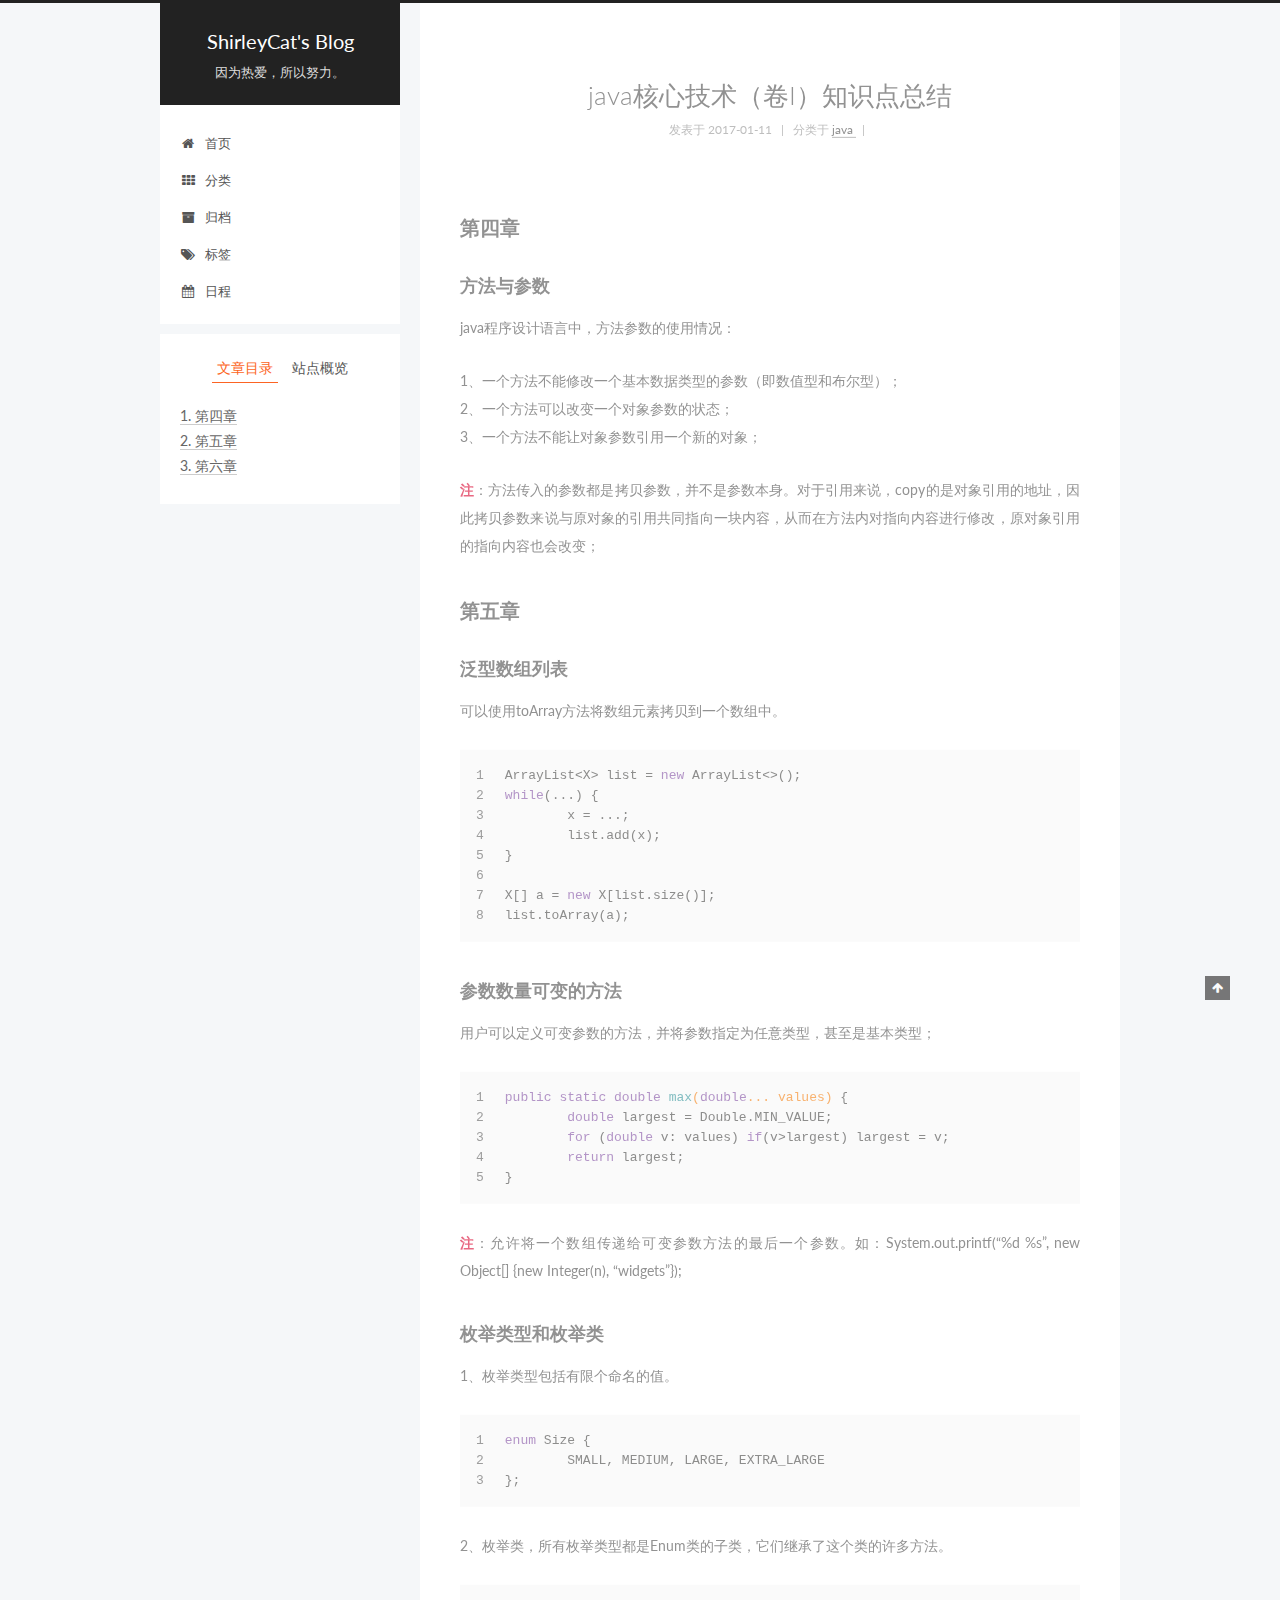
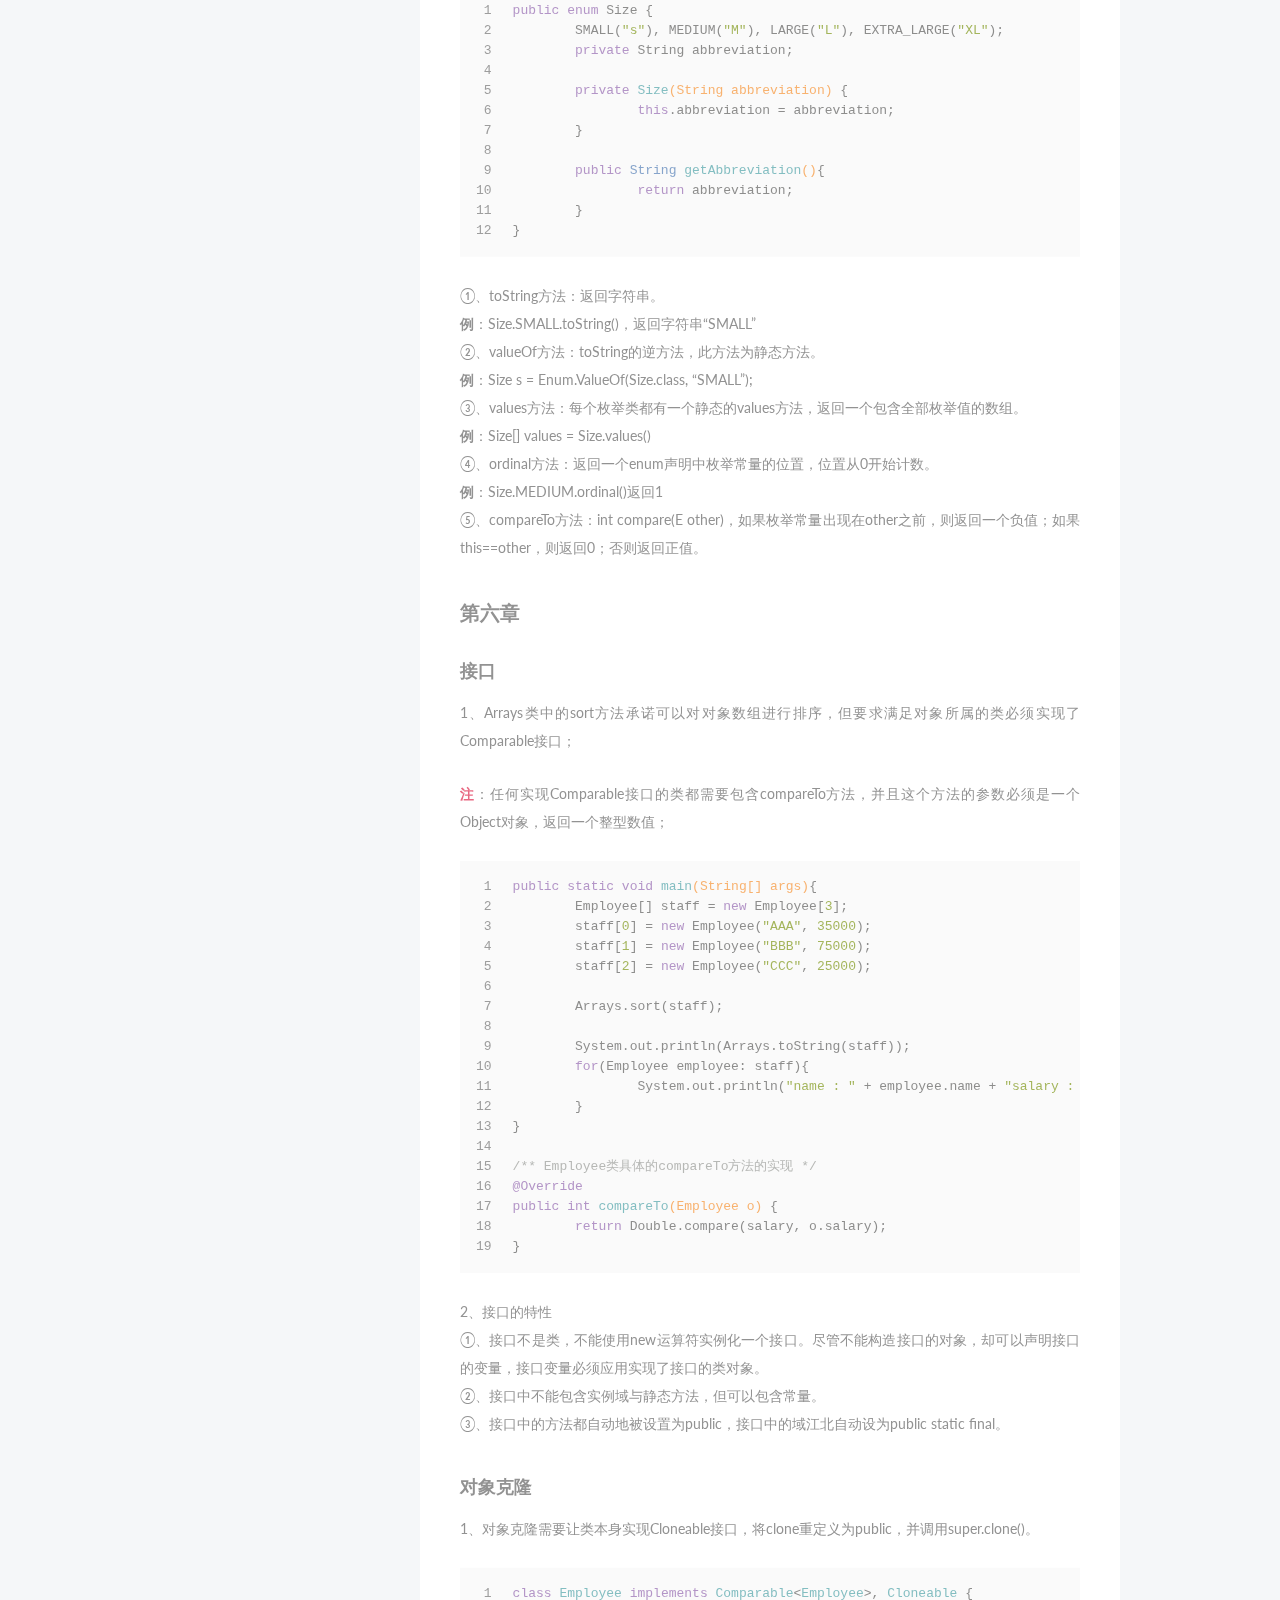
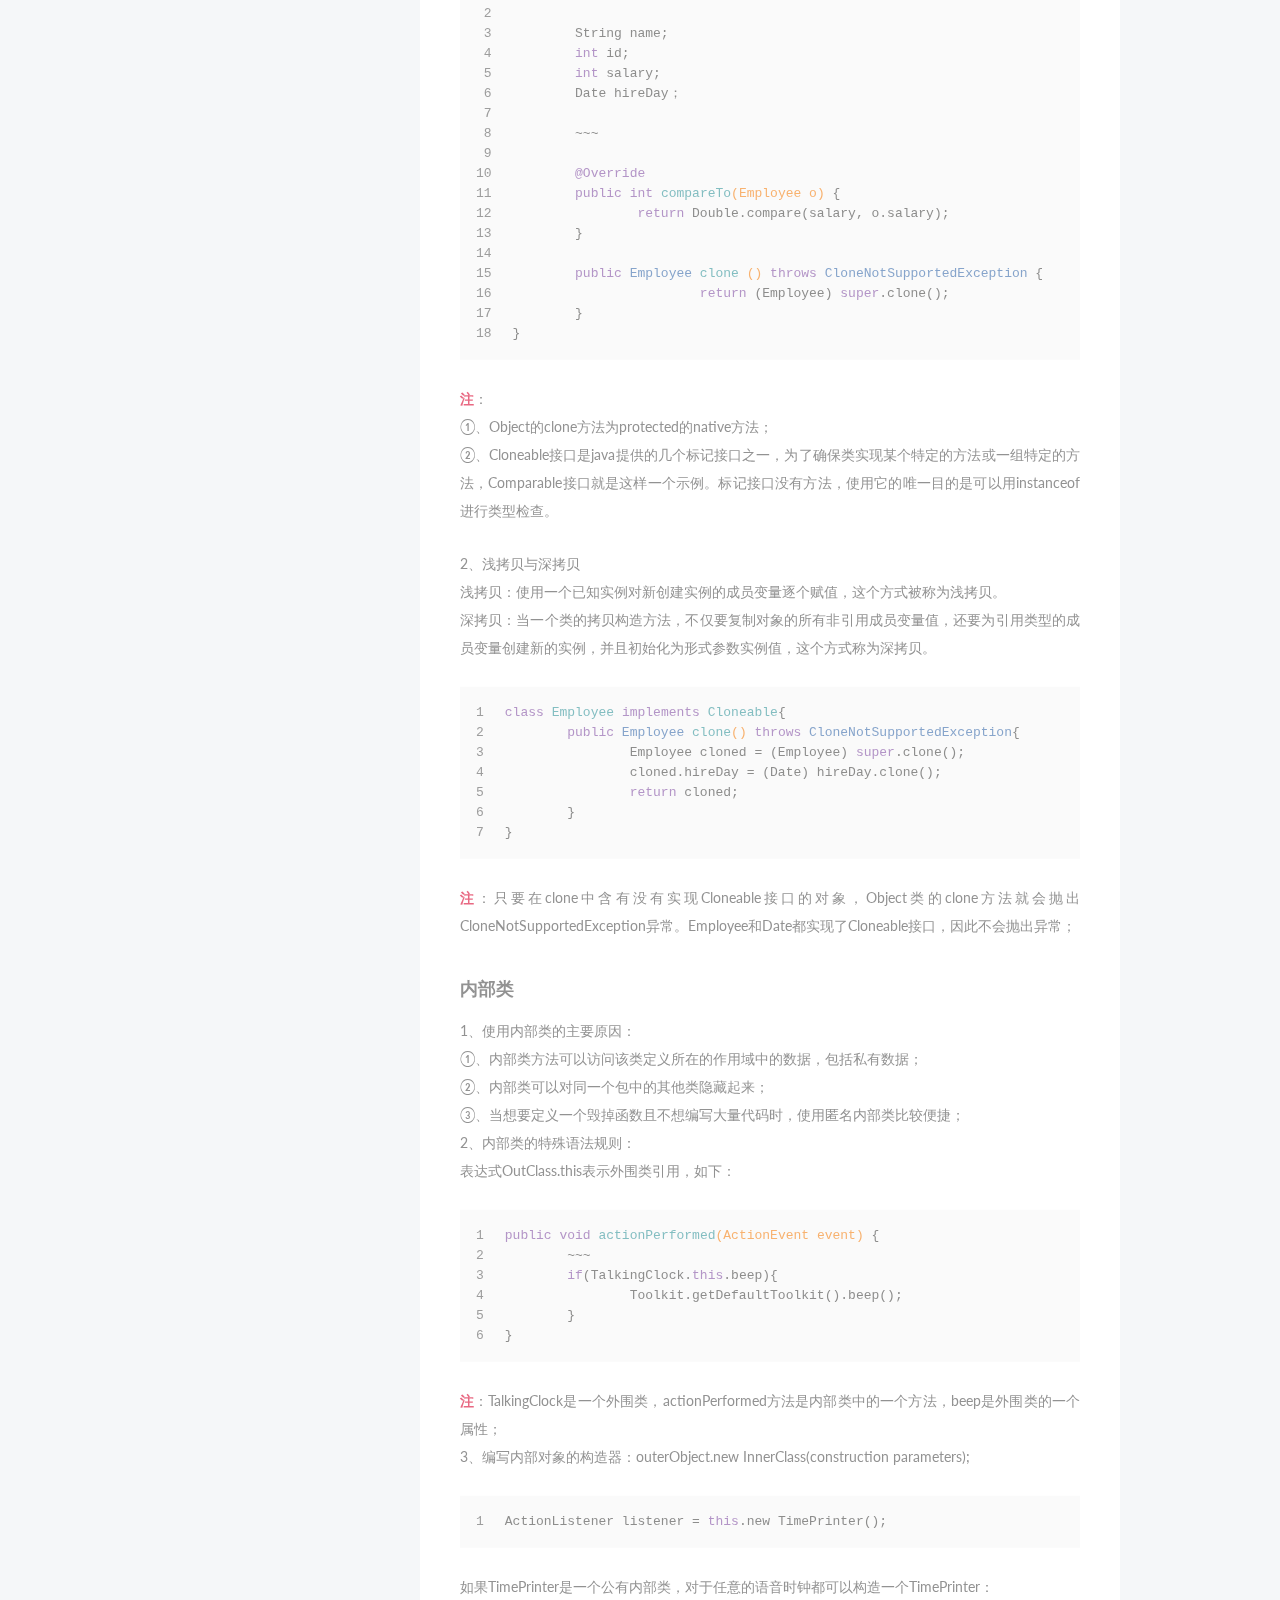
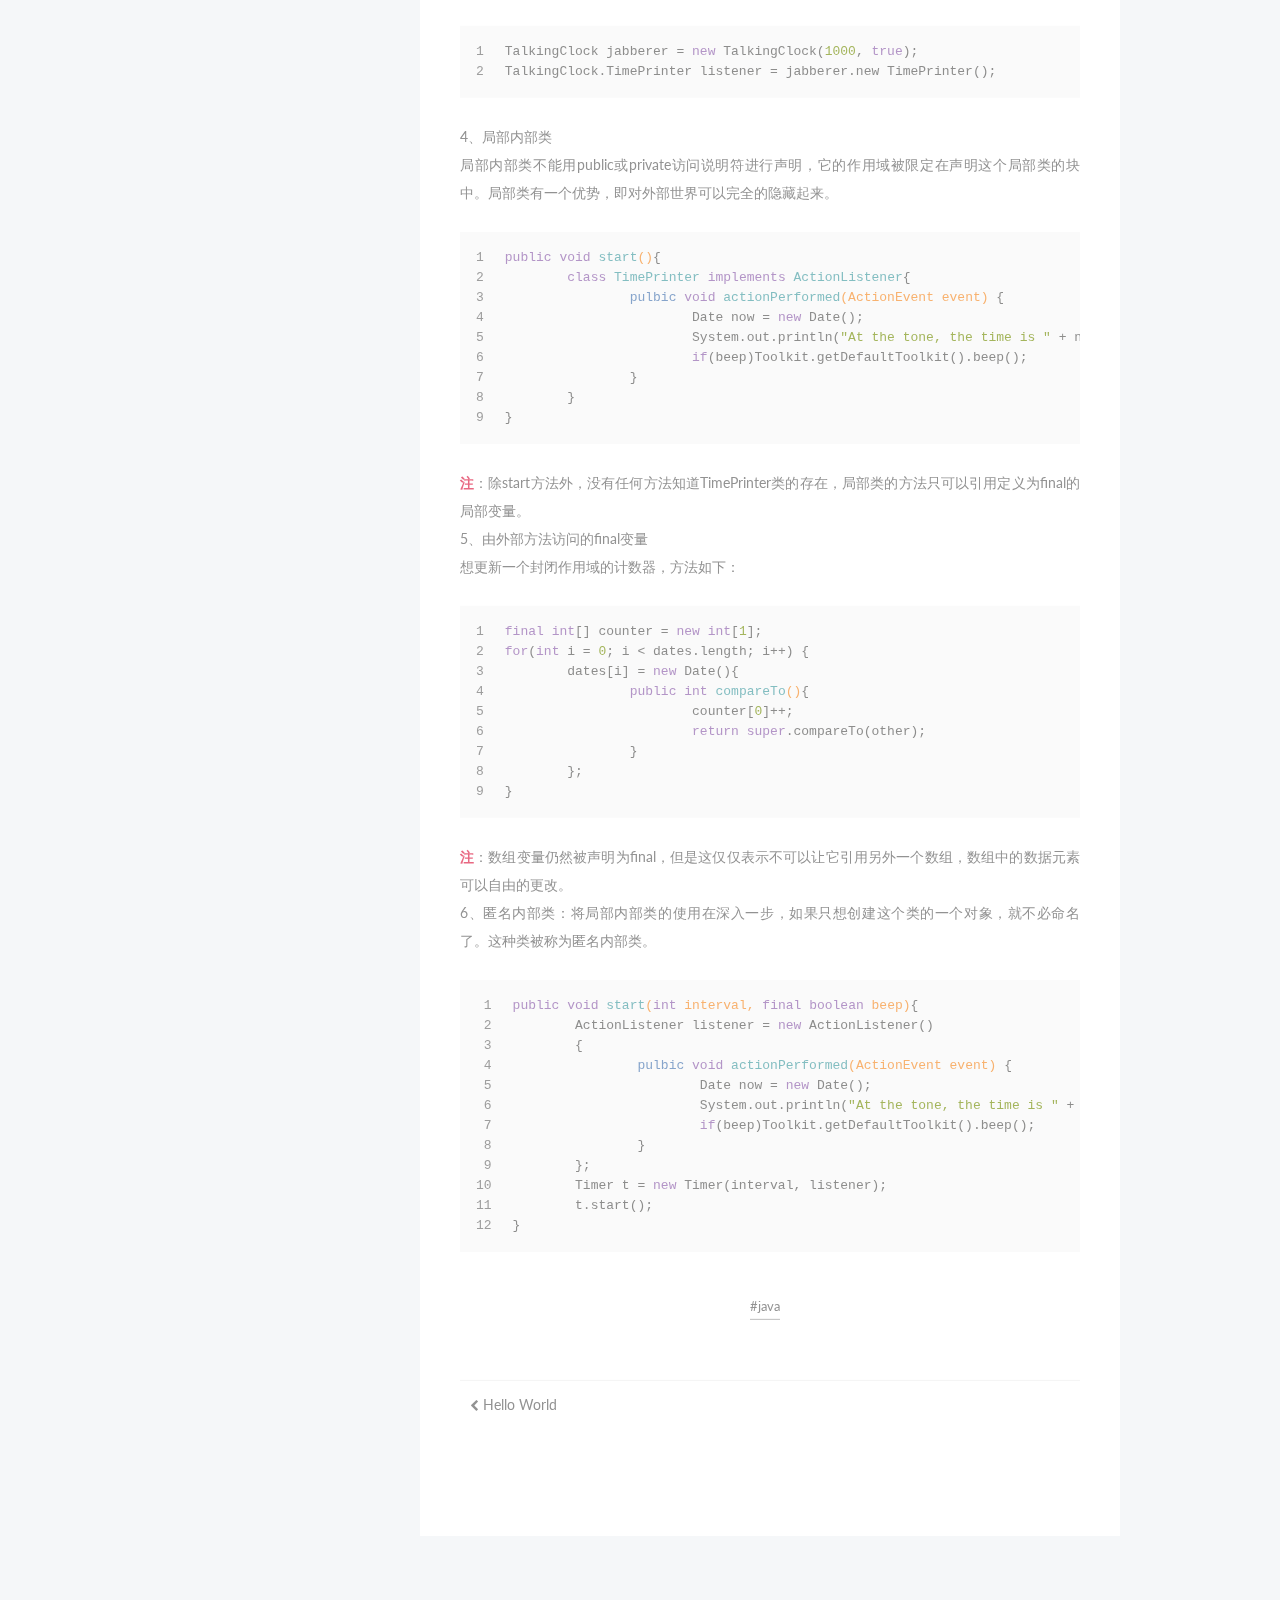
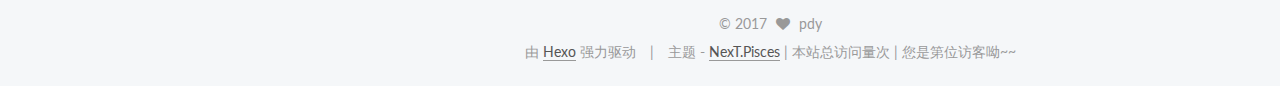
<file: 2017/01/11/java核心技术（卷I）/index.html>
<!doctype html>



  


<html class="theme-next pisces use-motion">
<head>
  <meta charset="UTF-8"/>
<meta http-equiv="X-UA-Compatible" content="IE=edge,chrome=1" />
<meta name="viewport" content="width=device-width, initial-scale=1, maximum-scale=1"/>



<meta http-equiv="Cache-Control" content="no-transform" />
<meta http-equiv="Cache-Control" content="no-siteapp" />












  
  
  <link href="/vendors/fancybox/source/jquery.fancybox.css?v=2.1.5" rel="stylesheet" type="text/css" />




  
  
  
  

  
    
    
  

  

  

  

  

  
    
    
    <link href="//fonts.googleapis.com/css?family=Lato:300,300italic,400,400italic,700,700italic&subset=latin,latin-ext" rel="stylesheet" type="text/css">
  






<link href="/vendors/font-awesome/css/font-awesome.min.css?v=4.4.0" rel="stylesheet" type="text/css" />

<link href="/css/main.css?v=5.0.2" rel="stylesheet" type="text/css" />


  <meta name="keywords" content="java," />








  <link rel="shortcut icon" type="image/x-icon" href="/favicon.ico?v=5.0.2" />






<meta name="description" content="第四章方法与参数java程序设计语言中，方法参数的使用情况：
1、一个方法不能修改一个基本数据类型的参数（即数值型和布尔型）；2、一个方法可以改变一个对象参数的状态；3、一个方法不能让对象参数引用一个新的对象；
注：方法传入的参数都是拷贝参数，并不是参数本身。对于引用来说，copy的是对象引用的地址，因此拷贝参数来说与原对象的引用共同指向一块内容，从而在方法内对指向内容进行修改，原对象引用的指向内">
<meta property="og:type" content="article">
<meta property="og:title" content="java核心技术（卷I）知识点总结">
<meta property="og:url" content="http://shirleycat.github.io/2017/01/11/java核心技术（卷I）/index.html">
<meta property="og:site_name" content="ShirleyCat's Blog">
<meta property="og:description" content="第四章方法与参数java程序设计语言中，方法参数的使用情况：
1、一个方法不能修改一个基本数据类型的参数（即数值型和布尔型）；2、一个方法可以改变一个对象参数的状态；3、一个方法不能让对象参数引用一个新的对象；
注：方法传入的参数都是拷贝参数，并不是参数本身。对于引用来说，copy的是对象引用的地址，因此拷贝参数来说与原对象的引用共同指向一块内容，从而在方法内对指向内容进行修改，原对象引用的指向内">
<meta property="og:updated_time" content="2017-01-13T09:57:25.302Z">
<meta name="twitter:card" content="summary">
<meta name="twitter:title" content="java核心技术（卷I）知识点总结">
<meta name="twitter:description" content="第四章方法与参数java程序设计语言中，方法参数的使用情况：
1、一个方法不能修改一个基本数据类型的参数（即数值型和布尔型）；2、一个方法可以改变一个对象参数的状态；3、一个方法不能让对象参数引用一个新的对象；
注：方法传入的参数都是拷贝参数，并不是参数本身。对于引用来说，copy的是对象引用的地址，因此拷贝参数来说与原对象的引用共同指向一块内容，从而在方法内对指向内容进行修改，原对象引用的指向内">



<script type="text/javascript" id="hexo.configuration">
  var NexT = window.NexT || {};
  var CONFIG = {
    scheme: 'Pisces',
    sidebar: {"position":"left","display":"post"},
    fancybox: true,
    motion: true,
    duoshuo: {
      userId: '0',
      author: '博主'
    }
  };
</script>




  <link rel="canonical" href="http://shirleycat.github.io/2017/01/11/java核心技术（卷I）/"/>


  <title> java核心技术（卷I）知识点总结 | ShirleyCat's Blog </title>
</head>

<body itemscope itemtype="//schema.org/WebPage" lang="zh-Hans">

  










  
  
    
  

  <div class="container one-collumn sidebar-position-left page-post-detail ">
    <div class="headband"></div>

    <header id="header" class="header" itemscope itemtype="//schema.org/WPHeader">
      <div class="header-inner"><div class="site-meta ">
  

  <div class="custom-logo-site-title">
    <a href="/"  class="brand" rel="start">
      <span class="logo-line-before"><i></i></span>
      <span class="site-title">ShirleyCat's Blog</span>
      <span class="logo-line-after"><i></i></span>
    </a>
  </div>
  <p class="site-subtitle">因为热爱，所以努力。</p>
</div>

<div class="site-nav-toggle">
  <button>
    <span class="btn-bar"></span>
    <span class="btn-bar"></span>
    <span class="btn-bar"></span>
  </button>
</div>

<nav class="site-nav">
  

  
    <ul id="menu" class="menu">
      
        
        <li class="menu-item menu-item-home">
          <a href="/" rel="section">
            
              <i class="menu-item-icon fa fa-fw fa-home"></i> <br />
            
            首页
          </a>
        </li>
      
        
        <li class="menu-item menu-item-categories">
          <a href="/categories" rel="section">
            
              <i class="menu-item-icon fa fa-fw fa-th"></i> <br />
            
            分类
          </a>
        </li>
      
        
        <li class="menu-item menu-item-archives">
          <a href="/archives" rel="section">
            
              <i class="menu-item-icon fa fa-fw fa-archive"></i> <br />
            
            归档
          </a>
        </li>
      
        
        <li class="menu-item menu-item-tags">
          <a href="/tags" rel="section">
            
              <i class="menu-item-icon fa fa-fw fa-tags"></i> <br />
            
            标签
          </a>
        </li>
      
        
        <li class="menu-item menu-item-schedule">
          <a href="/schedule" rel="section">
            
              <i class="menu-item-icon fa fa-fw fa-calendar"></i> <br />
            
            日程
          </a>
        </li>
      

      
    </ul>
  

  
</nav>

 </div>
    </header>

    <main id="main" class="main">
      <div class="main-inner">
        <div class="content-wrap">
          <div id="content" class="content">
            

  <div id="posts" class="posts-expand">
    

  
  

  
  
  

  <article class="post post-type-normal " itemscope itemtype="//schema.org/Article">

    
      <header class="post-header">

        
        
          <h1 class="post-title" itemprop="name headline">
            
            
              
                java核心技术（卷I）知识点总结
              
            
          </h1>
        

        <div class="post-meta">
          <span class="post-time">
            <span class="post-meta-item-icon">
              <i class="fa fa-calendar-o"></i>
            </span>
            <span class="post-meta-item-text">发表于</span>
            <time itemprop="dateCreated" datetime="2017-01-11T17:35:10+08:00" content="2017-01-11">
              2017-01-11
            </time>
          </span>

          
            <span class="post-category" >
              &nbsp; | &nbsp;
              <span class="post-meta-item-icon">
                <i class="fa fa-folder-o"></i>
              </span>
              <span class="post-meta-item-text">分类于</span>
              
                <span itemprop="about" itemscope itemtype="https://schema.org/Thing">
                  <a href="/categories/java/" itemprop="url" rel="index">
                    <span itemprop="name">java</span>
                  </a>
                </span>

                
                

              
            </span>
          

          
            
              <span class="post-comments-count">
                &nbsp; | &nbsp;
                <a href="/2017/01/11/java核心技术（卷I）/#comments" itemprop="discussionUrl">
                  <span class="post-comments-count ds-thread-count" data-thread-key="2017/01/11/java核心技术（卷I）/" itemprop="commentsCount"></span>
                </a>
              </span>
            
          

          

          
          

          
        </div>
      </header>
    


    <div class="post-body" itemprop="articleBody">

      
      

      
        <h2 id="第四章"><a href="#第四章" class="headerlink" title="第四章"></a>第四章</h2><h3 id="方法与参数"><a href="#方法与参数" class="headerlink" title="方法与参数"></a>方法与参数</h3><p>java程序设计语言中，方法参数的使用情况：</p>
<p>1、一个方法不能修改一个基本数据类型的参数（即数值型和布尔型）；<br>2、一个方法可以改变一个对象参数的状态；<br>3、一个方法不能让对象参数引用一个新的对象；</p>
<p><font color="#DC143C"><b>注</b></font>：方法传入的参数都是拷贝参数，并不是参数本身。对于引用来说，copy的是对象引用的地址，因此拷贝参数来说与原对象的引用共同指向一块内容，从而在方法内对指向内容进行修改，原对象引用的指向内容也会改变；</p>
<h2 id="第五章"><a href="#第五章" class="headerlink" title="第五章"></a>第五章</h2><h3 id="泛型数组列表"><a href="#泛型数组列表" class="headerlink" title="泛型数组列表"></a>泛型数组列表</h3><p>可以使用toArray方法将数组元素拷贝到一个数组中。<br><figure class="highlight java"><table><tr><td class="gutter"><pre><div class="line">1</div><div class="line">2</div><div class="line">3</div><div class="line">4</div><div class="line">5</div><div class="line">6</div><div class="line">7</div><div class="line">8</div></pre></td><td class="code"><pre><div class="line">ArrayList&lt;X&gt; list = <span class="keyword">new</span> ArrayList&lt;&gt;();</div><div class="line"><span class="keyword">while</span>(...) &#123;</div><div class="line">	x = ...;</div><div class="line">	list.add(x);</div><div class="line">&#125;</div><div class="line"></div><div class="line">X[] a = <span class="keyword">new</span> X[list.size()];</div><div class="line">list.toArray(a);</div></pre></td></tr></table></figure></p>
<h3 id="参数数量可变的方法"><a href="#参数数量可变的方法" class="headerlink" title="参数数量可变的方法"></a>参数数量可变的方法</h3><p>用户可以定义可变参数的方法，并将参数指定为任意类型，甚至是基本类型；<br><figure class="highlight java"><table><tr><td class="gutter"><pre><div class="line">1</div><div class="line">2</div><div class="line">3</div><div class="line">4</div><div class="line">5</div></pre></td><td class="code"><pre><div class="line"><span class="function"><span class="keyword">public</span> <span class="keyword">static</span> <span class="keyword">double</span> <span class="title">max</span><span class="params">(<span class="keyword">double</span>... values)</span> </span>&#123;</div><div class="line">	<span class="keyword">double</span> largest = Double.MIN_VALUE;</div><div class="line">	<span class="keyword">for</span> (<span class="keyword">double</span> v: values) <span class="keyword">if</span>(v&gt;largest) largest = v;</div><div class="line">	<span class="keyword">return</span> largest;</div><div class="line">&#125;</div></pre></td></tr></table></figure></p>
<p><font color="#DC143C"><b>注</b></font>：允许将一个数组传递给可变参数方法的最后一个参数。如：System.out.printf(“%d %s”, new Object[] {new Integer(n), “widgets”});</p>
<h3 id="枚举类型和枚举类"><a href="#枚举类型和枚举类" class="headerlink" title="枚举类型和枚举类"></a>枚举类型和枚举类</h3><p>1、枚举类型包括有限个命名的值。<br><figure class="highlight java"><table><tr><td class="gutter"><pre><div class="line">1</div><div class="line">2</div><div class="line">3</div></pre></td><td class="code"><pre><div class="line"><span class="keyword">enum</span> Size &#123;</div><div class="line">	SMALL, MEDIUM, LARGE, EXTRA_LARGE</div><div class="line">&#125;;</div></pre></td></tr></table></figure></p>
<p>2、枚举类，所有枚举类型都是Enum类的子类，它们继承了这个类的许多方法。<br><figure class="highlight java"><table><tr><td class="gutter"><pre><div class="line">1</div><div class="line">2</div><div class="line">3</div><div class="line">4</div><div class="line">5</div><div class="line">6</div><div class="line">7</div><div class="line">8</div><div class="line">9</div><div class="line">10</div><div class="line">11</div><div class="line">12</div></pre></td><td class="code"><pre><div class="line"><span class="keyword">public</span> <span class="keyword">enum</span> Size &#123;</div><div class="line">	SMALL(<span class="string">"s"</span>), MEDIUM(<span class="string">"M"</span>), LARGE(<span class="string">"L"</span>), EXTRA_LARGE(<span class="string">"XL"</span>);</div><div class="line">	<span class="keyword">private</span> String abbreviation;</div><div class="line"></div><div class="line">	<span class="function"><span class="keyword">private</span> <span class="title">Size</span><span class="params">(String abbreviation)</span> </span>&#123;</div><div class="line">		<span class="keyword">this</span>.abbreviation = abbreviation;</div><div class="line">	&#125;</div><div class="line"></div><div class="line">	<span class="function"><span class="keyword">public</span> String <span class="title">getAbbreviation</span><span class="params">()</span></span>&#123;</div><div class="line">		<span class="keyword">return</span> abbreviation;</div><div class="line">	&#125;</div><div class="line">&#125;</div></pre></td></tr></table></figure></p>
<p>①、toString方法：返回字符串。<br><strong>例</strong>：Size.SMALL.toString()，返回字符串“SMALL”<br>②、valueOf方法：toString的逆方法，此方法为静态方法。<br><strong>例</strong>：Size s = Enum.ValueOf(Size.class, “SMALL”);<br>③、values方法：每个枚举类都有一个静态的values方法，返回一个包含全部枚举值的数组。<br><strong>例</strong>：Size[] values = Size.values()<br>④、ordinal方法：返回一个enum声明中枚举常量的位置，位置从0开始计数。<br><strong>例</strong>：Size.MEDIUM.ordinal()返回1<br>⑤、compareTo方法：int compare(E other)，如果枚举常量出现在other之前，则返回一个负值；如果this==other，则返回0；否则返回正值。</p>
<h2 id="第六章"><a href="#第六章" class="headerlink" title="第六章"></a>第六章</h2><h3 id="接口"><a href="#接口" class="headerlink" title="接口"></a>接口</h3><p>1、Arrays类中的sort方法承诺可以对对象数组进行排序，但要求满足对象所属的类必须实现了Comparable接口；</p>
<p><font color="#DC143C"><b>注</b></font>：任何实现Comparable接口的类都需要包含compareTo方法，并且这个方法的参数必须是一个Object对象，返回一个整型数值；<br><figure class="highlight java"><table><tr><td class="gutter"><pre><div class="line">1</div><div class="line">2</div><div class="line">3</div><div class="line">4</div><div class="line">5</div><div class="line">6</div><div class="line">7</div><div class="line">8</div><div class="line">9</div><div class="line">10</div><div class="line">11</div><div class="line">12</div><div class="line">13</div><div class="line">14</div><div class="line">15</div><div class="line">16</div><div class="line">17</div><div class="line">18</div><div class="line">19</div></pre></td><td class="code"><pre><div class="line"><span class="function"><span class="keyword">public</span> <span class="keyword">static</span> <span class="keyword">void</span> <span class="title">main</span><span class="params">(String[] args)</span></span>&#123;</div><div class="line">	Employee[] staff = <span class="keyword">new</span> Employee[<span class="number">3</span>];</div><div class="line">	staff[<span class="number">0</span>] = <span class="keyword">new</span> Employee(<span class="string">"AAA"</span>, <span class="number">35000</span>);</div><div class="line">	staff[<span class="number">1</span>] = <span class="keyword">new</span> Employee(<span class="string">"BBB"</span>, <span class="number">75000</span>);</div><div class="line">	staff[<span class="number">2</span>] = <span class="keyword">new</span> Employee(<span class="string">"CCC"</span>, <span class="number">25000</span>);</div><div class="line">	</div><div class="line">	Arrays.sort(staff);</div><div class="line">	</div><div class="line">	System.out.println(Arrays.toString(staff));</div><div class="line">	<span class="keyword">for</span>(Employee employee: staff)&#123;</div><div class="line">		System.out.println(<span class="string">"name : "</span> + employee.name + <span class="string">"salary : "</span> + employee.salary);</div><div class="line">	&#125;</div><div class="line">&#125;</div><div class="line"></div><div class="line"><span class="comment">/** Employee类具体的compareTo方法的实现 */</span></div><div class="line"><span class="meta">@Override</span></div><div class="line"><span class="function"><span class="keyword">public</span> <span class="keyword">int</span> <span class="title">compareTo</span><span class="params">(Employee o)</span> </span>&#123;</div><div class="line">	<span class="keyword">return</span> Double.compare(salary, o.salary);</div><div class="line">&#125;</div></pre></td></tr></table></figure></p>
<p>2、接口的特性<br>①、接口不是类，不能使用new运算符实例化一个接口。尽管不能构造接口的对象，却可以声明接口的变量，接口变量必须应用实现了接口的类对象。<br>②、接口中不能包含实例域与静态方法，但可以包含常量。<br>③、接口中的方法都自动地被设置为public，接口中的域江北自动设为public static final。</p>
<h3 id="对象克隆"><a href="#对象克隆" class="headerlink" title="对象克隆"></a>对象克隆</h3><p>1、对象克隆需要让类本身实现Cloneable接口，将clone重定义为public，并调用super.clone()。<br><figure class="highlight java"><table><tr><td class="gutter"><pre><div class="line">1</div><div class="line">2</div><div class="line">3</div><div class="line">4</div><div class="line">5</div><div class="line">6</div><div class="line">7</div><div class="line">8</div><div class="line">9</div><div class="line">10</div><div class="line">11</div><div class="line">12</div><div class="line">13</div><div class="line">14</div><div class="line">15</div><div class="line">16</div><div class="line">17</div><div class="line">18</div></pre></td><td class="code"><pre><div class="line"><span class="class"><span class="keyword">class</span> <span class="title">Employee</span> <span class="keyword">implements</span> <span class="title">Comparable</span>&lt;<span class="title">Employee</span>&gt;, <span class="title">Cloneable</span> </span>&#123;</div><div class="line">	</div><div class="line">	String name;</div><div class="line">	<span class="keyword">int</span> id;</div><div class="line">	<span class="keyword">int</span> salary;</div><div class="line">	Date hireDay；</div><div class="line">	</div><div class="line">	~~~</div><div class="line">	</div><div class="line">	<span class="meta">@Override</span></div><div class="line">	<span class="function"><span class="keyword">public</span> <span class="keyword">int</span> <span class="title">compareTo</span><span class="params">(Employee o)</span> </span>&#123;</div><div class="line">		<span class="keyword">return</span> Double.compare(salary, o.salary);</div><div class="line">	&#125;</div><div class="line">	</div><div class="line">	<span class="function"><span class="keyword">public</span> Employee <span class="title">clone</span> <span class="params">()</span> <span class="keyword">throws</span> CloneNotSupportedException </span>&#123;</div><div class="line">			<span class="keyword">return</span> (Employee) <span class="keyword">super</span>.clone();</div><div class="line">	&#125;</div><div class="line">&#125;</div></pre></td></tr></table></figure></p>
<p><font color="#DC143C"><b>注</b></font>：<br>①、Object的clone方法为protected的native方法；<br>②、Cloneable接口是java提供的几个标记接口之一，为了确保类实现某个特定的方法或一组特定的方法，Comparable接口就是这样一个示例。标记接口没有方法，使用它的唯一目的是可以用instanceof进行类型检查。</p>
<p>2、浅拷贝与深拷贝<br>浅拷贝：使用一个已知实例对新创建实例的成员变量逐个赋值，这个方式被称为浅拷贝。<br>深拷贝：当一个类的拷贝构造方法，不仅要复制对象的所有非引用成员变量值，还要为引用类型的成员变量创建新的实例，并且初始化为形式参数实例值，这个方式称为深拷贝。<br><figure class="highlight java"><table><tr><td class="gutter"><pre><div class="line">1</div><div class="line">2</div><div class="line">3</div><div class="line">4</div><div class="line">5</div><div class="line">6</div><div class="line">7</div></pre></td><td class="code"><pre><div class="line"><span class="class"><span class="keyword">class</span> <span class="title">Employee</span> <span class="keyword">implements</span> <span class="title">Cloneable</span></span>&#123;</div><div class="line">	<span class="function"><span class="keyword">public</span> Employee <span class="title">clone</span><span class="params">()</span> <span class="keyword">throws</span> CloneNotSupportedException</span>&#123;</div><div class="line">		Employee cloned = (Employee) <span class="keyword">super</span>.clone();</div><div class="line">		cloned.hireDay = (Date) hireDay.clone();</div><div class="line">		<span class="keyword">return</span> cloned;</div><div class="line">	&#125;</div><div class="line">&#125;</div></pre></td></tr></table></figure></p>
<p><font color="#DC143C"><b>注</b></font>：只要在clone中含有没有实现Cloneable接口的对象，Object类的clone方法就会抛出CloneNotSupportedException异常。Employee和Date都实现了Cloneable接口，因此不会抛出异常；</p>
<h3 id="内部类"><a href="#内部类" class="headerlink" title="内部类"></a>内部类</h3><p>1、使用内部类的主要原因：<br>①、内部类方法可以访问该类定义所在的作用域中的数据，包括私有数据；<br>②、内部类可以对同一个包中的其他类隐藏起来；<br>③、当想要定义一个毁掉函数且不想编写大量代码时，使用匿名内部类比较便捷；<br>2、内部类的特殊语法规则：<br>表达式OutClass.this表示外围类引用，如下：<br><figure class="highlight java"><table><tr><td class="gutter"><pre><div class="line">1</div><div class="line">2</div><div class="line">3</div><div class="line">4</div><div class="line">5</div><div class="line">6</div></pre></td><td class="code"><pre><div class="line"><span class="function"><span class="keyword">public</span> <span class="keyword">void</span> <span class="title">actionPerformed</span><span class="params">(ActionEvent event)</span> </span>&#123;</div><div class="line">	~~~</div><div class="line">	<span class="keyword">if</span>(TalkingClock.<span class="keyword">this</span>.beep)&#123;</div><div class="line">		Toolkit.getDefaultToolkit().beep();</div><div class="line">	&#125;</div><div class="line">&#125;</div></pre></td></tr></table></figure></p>
<p><font color="#DC143C"><b>注</b></font>：TalkingClock是一个外围类，actionPerformed方法是内部类中的一个方法，beep是外围类的一个属性；<br>3、编写内部对象的构造器：outerObject.new InnerClass(construction parameters);<br><figure class="highlight java"><table><tr><td class="gutter"><pre><div class="line">1</div></pre></td><td class="code"><pre><div class="line">ActionListener listener = <span class="keyword">this</span>.new TimePrinter();</div></pre></td></tr></table></figure></p>
<p>如果TimePrinter是一个公有内部类，对于任意的语音时钟都可以构造一个TimePrinter：<br><figure class="highlight java"><table><tr><td class="gutter"><pre><div class="line">1</div><div class="line">2</div></pre></td><td class="code"><pre><div class="line">TalkingClock jabberer = <span class="keyword">new</span> TalkingClock(<span class="number">1000</span>, <span class="keyword">true</span>);</div><div class="line">TalkingClock.TimePrinter listener = jabberer.new TimePrinter();</div></pre></td></tr></table></figure></p>
<p>4、局部内部类<br>局部内部类不能用public或private访问说明符进行声明，它的作用域被限定在声明这个局部类的块中。局部类有一个优势，即对外部世界可以完全的隐藏起来。<br><figure class="highlight java"><table><tr><td class="gutter"><pre><div class="line">1</div><div class="line">2</div><div class="line">3</div><div class="line">4</div><div class="line">5</div><div class="line">6</div><div class="line">7</div><div class="line">8</div><div class="line">9</div></pre></td><td class="code"><pre><div class="line"><span class="function"><span class="keyword">public</span> <span class="keyword">void</span> <span class="title">start</span><span class="params">()</span></span>&#123;</div><div class="line">	<span class="class"><span class="keyword">class</span> <span class="title">TimePrinter</span> <span class="keyword">implements</span> <span class="title">ActionListener</span></span>&#123;</div><div class="line">		<span class="function">pulbic <span class="keyword">void</span> <span class="title">actionPerformed</span><span class="params">(ActionEvent event)</span> </span>&#123;</div><div class="line">			Date now = <span class="keyword">new</span> Date();</div><div class="line">			System.out.println(<span class="string">"At the tone, the time is "</span> + now);</div><div class="line">			<span class="keyword">if</span>(beep)Toolkit.getDefaultToolkit().beep();</div><div class="line">		&#125;</div><div class="line">	&#125;</div><div class="line">&#125;</div></pre></td></tr></table></figure></p>
<p><font color="#DC143C"><b>注</b></font>：除start方法外，没有任何方法知道TimePrinter类的存在，局部类的方法只可以引用定义为final的局部变量。<br>5、由外部方法访问的final变量<br>想更新一个封闭作用域的计数器，方法如下：<br><figure class="highlight java"><table><tr><td class="gutter"><pre><div class="line">1</div><div class="line">2</div><div class="line">3</div><div class="line">4</div><div class="line">5</div><div class="line">6</div><div class="line">7</div><div class="line">8</div><div class="line">9</div></pre></td><td class="code"><pre><div class="line"><span class="keyword">final</span> <span class="keyword">int</span>[] counter = <span class="keyword">new</span> <span class="keyword">int</span>[<span class="number">1</span>];</div><div class="line"><span class="keyword">for</span>(<span class="keyword">int</span> i = <span class="number">0</span>; i &lt; dates.length; i++) &#123;</div><div class="line">	dates[i] = <span class="keyword">new</span> Date()&#123;</div><div class="line">		<span class="function"><span class="keyword">public</span> <span class="keyword">int</span> <span class="title">compareTo</span><span class="params">()</span></span>&#123;</div><div class="line">			counter[<span class="number">0</span>]++;</div><div class="line">			<span class="keyword">return</span> <span class="keyword">super</span>.compareTo(other);</div><div class="line">		&#125;</div><div class="line">	&#125;;</div><div class="line">&#125;</div></pre></td></tr></table></figure></p>
<p><font color="#DC143C"><b>注</b></font>：数组变量仍然被声明为final，但是这仅仅表示不可以让它引用另外一个数组，数组中的数据元素可以自由的更改。<br>6、匿名内部类：将局部内部类的使用在深入一步，如果只想创建这个类的一个对象，就不必命名了。这种类被称为匿名内部类。<br><figure class="highlight java"><table><tr><td class="gutter"><pre><div class="line">1</div><div class="line">2</div><div class="line">3</div><div class="line">4</div><div class="line">5</div><div class="line">6</div><div class="line">7</div><div class="line">8</div><div class="line">9</div><div class="line">10</div><div class="line">11</div><div class="line">12</div></pre></td><td class="code"><pre><div class="line"><span class="function"><span class="keyword">public</span> <span class="keyword">void</span> <span class="title">start</span><span class="params">(<span class="keyword">int</span> interval, <span class="keyword">final</span> <span class="keyword">boolean</span> beep)</span></span>&#123;</div><div class="line">	ActionListener listener = <span class="keyword">new</span> ActionListener()</div><div class="line">	&#123;</div><div class="line">		<span class="function">pulbic <span class="keyword">void</span> <span class="title">actionPerformed</span><span class="params">(ActionEvent event)</span> </span>&#123;</div><div class="line">			Date now = <span class="keyword">new</span> Date();</div><div class="line">			System.out.println(<span class="string">"At the tone, the time is "</span> + now);</div><div class="line">			<span class="keyword">if</span>(beep)Toolkit.getDefaultToolkit().beep();</div><div class="line">		&#125;</div><div class="line">	&#125;;</div><div class="line">	Timer t = <span class="keyword">new</span> Timer(interval, listener);</div><div class="line">	t.start();</div><div class="line">&#125;</div></pre></td></tr></table></figure></p>

      
    </div>

    <div>
      
        

      
    </div>

    <div>
      
        

      
    </div>

    <footer class="post-footer">
      
        <div class="post-tags">
          
            <a href="/tags/java/" rel="tag">#java</a>
          
        </div>
      

      
        <div class="post-nav">
          <div class="post-nav-next post-nav-item">
            
              <a href="/2016/10/26/hello-world/" rel="next" title="Hello World">
                <i class="fa fa-chevron-left"></i> Hello World
              </a>
            
          </div>

          <div class="post-nav-prev post-nav-item">
            
          </div>
        </div>
      

      
      
    </footer>
  </article>



    <div class="post-spread">
      
    </div>
  </div>


          </div>
          


          
  <div class="comments" id="comments">
    
      <div class="ds-thread" data-thread-key="2017/01/11/java核心技术（卷I）/"
           data-title="java核心技术（卷I）知识点总结" data-url="http://shirleycat.github.io/2017/01/11/java核心技术（卷I）/">
      </div>
    
  </div>


        </div>
        
          
  
  <div class="sidebar-toggle">
    <div class="sidebar-toggle-line-wrap">
      <span class="sidebar-toggle-line sidebar-toggle-line-first"></span>
      <span class="sidebar-toggle-line sidebar-toggle-line-middle"></span>
      <span class="sidebar-toggle-line sidebar-toggle-line-last"></span>
    </div>
  </div>

  <aside id="sidebar" class="sidebar">
    <div class="sidebar-inner">

      

      
        <ul class="sidebar-nav motion-element">
          <li class="sidebar-nav-toc sidebar-nav-active" data-target="post-toc-wrap" >
            文章目录
          </li>
          <li class="sidebar-nav-overview" data-target="site-overview">
            站点概览
          </li>
        </ul>
      

      <section class="site-overview sidebar-panel ">
        <div class="site-author motion-element" itemprop="author" itemscope itemtype="//schema.org/Person">
          <img class="site-author-image" itemprop="image"
               src="/images/avatar.jpg"
               alt="pdy" />
          <p class="site-author-name" itemprop="name">pdy</p>
          <p class="site-description motion-element" itemprop="description">(*^__^*) 触摸属于你的那道光...</p>
        </div>
        <nav class="site-state motion-element">
          <div class="site-state-item site-state-posts">
            <a href="/archives">
              <span class="site-state-item-count">2</span>
              <span class="site-state-item-name">日志</span>
            </a>
          </div>

          
            <div class="site-state-item site-state-categories">
              <a href="/categories">
                <span class="site-state-item-count">1</span>
                <span class="site-state-item-name">分类</span>
              </a>
            </div>
          

          
            <div class="site-state-item site-state-tags">
              <a href="/tags">
                <span class="site-state-item-count">1</span>
                <span class="site-state-item-name">标签</span>
              </a>
            </div>
          

        </nav>

        

        <div class="links-of-author motion-element">
          
        </div>

        
        

        
        

      </section>

      
        <section class="post-toc-wrap motion-element sidebar-panel sidebar-panel-active">
          <div class="post-toc">
            
              
            
            
              <div class="post-toc-content"><ol class="nav"><li class="nav-item nav-level-2"><a class="nav-link" href="#第四章"><span class="nav-number">1.</span> <span class="nav-text">第四章</span></a><ol class="nav-child"><li class="nav-item nav-level-3"><a class="nav-link" href="#方法与参数"><span class="nav-number">1.1.</span> <span class="nav-text">方法与参数</span></a></li></ol></li><li class="nav-item nav-level-2"><a class="nav-link" href="#第五章"><span class="nav-number">2.</span> <span class="nav-text">第五章</span></a><ol class="nav-child"><li class="nav-item nav-level-3"><a class="nav-link" href="#泛型数组列表"><span class="nav-number">2.1.</span> <span class="nav-text">泛型数组列表</span></a></li><li class="nav-item nav-level-3"><a class="nav-link" href="#参数数量可变的方法"><span class="nav-number">2.2.</span> <span class="nav-text">参数数量可变的方法</span></a></li><li class="nav-item nav-level-3"><a class="nav-link" href="#枚举类型和枚举类"><span class="nav-number">2.3.</span> <span class="nav-text">枚举类型和枚举类</span></a></li></ol></li><li class="nav-item nav-level-2"><a class="nav-link" href="#第六章"><span class="nav-number">3.</span> <span class="nav-text">第六章</span></a><ol class="nav-child"><li class="nav-item nav-level-3"><a class="nav-link" href="#接口"><span class="nav-number">3.1.</span> <span class="nav-text">接口</span></a></li><li class="nav-item nav-level-3"><a class="nav-link" href="#对象克隆"><span class="nav-number">3.2.</span> <span class="nav-text">对象克隆</span></a></li><li class="nav-item nav-level-3"><a class="nav-link" href="#内部类"><span class="nav-number">3.3.</span> <span class="nav-text">内部类</span></a></li></ol></li></ol></div>
            
          </div>
        </section>
      

    </div>
  </aside>


        
      </div>
    </main>

    <footer id="footer" class="footer">
      <div class="footer-inner">
        <div class="copyright" >
  
  &copy; 
  <span itemprop="copyrightYear">2017</span>
  <span class="with-love">
    <i class="fa fa-heart"></i>
  </span>
  <span class="author" itemprop="copyrightHolder">pdy</span>
</div>

<div class="powered-by">
  由 <a class="theme-link" href="https://hexo.io">Hexo</a> 强力驱动
</div>

<div class="theme-info">
  主题 -
  <a class="theme-link" href="https://github.com/iissnan/hexo-theme-next">
    NexT.Pisces
  </a>
</div>

<script async src="https://dn-lbstatics.qbox.me/busuanzi/2.3/busuanzi.pure.mini.js"></script>

<span id="busuanzi_container_site_pv">
	|     本站总访问量<span id="busuanzi_value_site_pv"></span>次
</span>

<span id="busuanzi_container_site_uv">
	|     您是第<span id="busuanzi_value_site_uv"></span>位访客呦~~
</span>

        

        
      </div>
    </footer>

    <div class="back-to-top">
      <i class="fa fa-arrow-up"></i>
    </div>
  </div>

  

<script type="text/javascript">
  if (Object.prototype.toString.call(window.Promise) !== '[object Function]') {
    window.Promise = null;
  }
</script>









  



  
  <script type="text/javascript" src="/vendors/jquery/index.js?v=2.1.3"></script>

  
  <script type="text/javascript" src="/vendors/fastclick/lib/fastclick.min.js?v=1.0.6"></script>

  
  <script type="text/javascript" src="/vendors/jquery_lazyload/jquery.lazyload.js?v=1.9.7"></script>

  
  <script type="text/javascript" src="/vendors/velocity/velocity.min.js?v=1.2.1"></script>

  
  <script type="text/javascript" src="/vendors/velocity/velocity.ui.min.js?v=1.2.1"></script>

  
  <script type="text/javascript" src="/vendors/fancybox/source/jquery.fancybox.pack.js?v=2.1.5"></script>


  


  <script type="text/javascript" src="/js/src/utils.js?v=5.0.2"></script>

  <script type="text/javascript" src="/js/src/motion.js?v=5.0.2"></script>



  
  


  <script type="text/javascript" src="/js/src/affix.js?v=5.0.2"></script>

  <script type="text/javascript" src="/js/src/schemes/pisces.js?v=5.0.2"></script>



  
  <script type="text/javascript" src="/js/src/scrollspy.js?v=5.0.2"></script>
<script type="text/javascript" src="/js/src/post-details.js?v=5.0.2"></script>



  


  <script type="text/javascript" src="/js/src/bootstrap.js?v=5.0.2"></script>



  

  
    
  

  <script type="text/javascript">
    var duoshuoQuery = {short_name:"shirleyblog"};
    (function() {
      var ds = document.createElement('script');
      ds.type = 'text/javascript';ds.async = true;
      ds.id = 'duoshuo-script';
      ds.src = (document.location.protocol == 'https:' ? 'https:' : 'http:') + '//static.duoshuo.com/embed.js';
      ds.charset = 'UTF-8';
      (document.getElementsByTagName('head')[0]
      || document.getElementsByTagName('body')[0]).appendChild(ds);
    })();
  </script>

  
    
    <script src="/vendors/ua-parser-js/dist/ua-parser.min.js?v=0.7.9"></script>
    <script src="/js/src/hook-duoshuo.js"></script>
  






  
  

  

  

  

  


</body>
</html>
</file>
<file: css/main.css>
/* normalize.css v3.0.2 | MIT License | git.io/normalize */
html {
  font-family: sans-serif; /* 1 */
  -ms-text-size-adjust: 100%; /* 2 */
  -webkit-text-size-adjust: 100%; /* 2 */
}
body {
  margin: 0;
}
article,
aside,
details,
figcaption,
figure,
footer,
header,
hgroup,
main,
menu,
nav,
section,
summary {
  display: block;
}
audio,
canvas,
progress,
video {
  display: inline-block; /* 1 */
  vertical-align: baseline; /* 2 */
}
audio:not([controls]) {
  display: none;
  height: 0;
}
[hidden],
template {
  display: none;
}
a {
  background-color: transparent;
}
a:active,
a:hover {
  outline: 0;
}
abbr[title] {
  border-bottom: 1px dotted;
}
b,
strong {
  font-weight: bold;
}
dfn {
  font-style: italic;
}
h1 {
  font-size: 2em;
  margin: 0.67em 0;
}
mark {
  background: #ff0;
  color: #000;
}
small {
  font-size: 80%;
}
sub,
sup {
  font-size: 75%;
  line-height: 0;
  position: relative;
  vertical-align: baseline;
}
sup {
  top: -0.5em;
}
sub {
  bottom: -0.25em;
}
img {
  border: 0;
}
svg:not(:root) {
  overflow: hidden;
}
figure {
  margin: 1em 40px;
}
hr {
  -moz-box-sizing: content-box;
  box-sizing: content-box;
  height: 0;
}
pre {
  overflow: auto;
}
code,
kbd,
pre,
samp {
  font-family: monospace, monospace;
  font-size: 1em;
}
button,
input,
optgroup,
select,
textarea {
  color: inherit; /* 1 */
  font: inherit; /* 2 */
  margin: 0; /* 3 */
}
button {
  overflow: visible;
}
button,
select {
  text-transform: none;
}
button,
html input[type="button"],
input[type="reset"],
input[type="submit"] {
  -webkit-appearance: button; /* 2 */
  cursor: pointer; /* 3 */
}
button[disabled],
html input[disabled] {
  cursor: default;
}
button::-moz-focus-inner,
input::-moz-focus-inner {
  border: 0;
  padding: 0;
}
input {
  line-height: normal;
}
input[type="checkbox"],
input[type="radio"] {
  box-sizing: border-box; /* 1 */
  padding: 0; /* 2 */
}
input[type="number"]::-webkit-inner-spin-button,
input[type="number"]::-webkit-outer-spin-button {
  height: auto;
}
input[type="search"] {
  -webkit-appearance: textfield; /* 1 */
  -moz-box-sizing: content-box;
  -webkit-box-sizing: content-box; /* 2 */
  box-sizing: content-box;
}
input[type="search"]::-webkit-search-cancel-button,
input[type="search"]::-webkit-search-decoration {
  -webkit-appearance: none;
}
fieldset {
  border: 1px solid #c0c0c0;
  margin: 0 2px;
  padding: 0.35em 0.625em 0.75em;
}
legend {
  border: 0; /* 1 */
  padding: 0; /* 2 */
}
textarea {
  overflow: auto;
}
optgroup {
  font-weight: bold;
}
table {
  border-collapse: collapse;
  border-spacing: 0;
}
td,
th {
  padding: 0;
}
::selection {
  background: #262a30;
  color: #fff;
}
body {
  position: relative;
  font-family: 'Lato', "PingFang SC", "Microsoft YaHei", sans-serif;
  font-size: 14px;
  line-height: 2;
  color: #555;
  background: #fff;
}
@media (max-width: 767px) {
  body {
    padding-right: 0 !important;
  }
}
@media (min-width: 768px) and (max-width: 991px) {
  body {
    padding-right: 0 !important;
  }
}
@media (min-width: 1600px) {
  body {
    font-size: 16px;
  }
}
h1,
h2,
h3,
h4,
h5,
h6 {
  margin: 0;
  padding: 0;
  font-weight: bold;
  line-height: 1.5;
  font-family: 'Lato', "PingFang SC", "Microsoft YaHei", sans-serif;
}
h2,
h3,
h4,
h5,
h6 {
  margin: 20px 0 15px;
}
h1 {
  font-size: 22px;
}
@media (max-width: 767px) {
  h1 {
    font-size: 18px;
  }
}
h2 {
  font-size: 20px;
}
@media (max-width: 767px) {
  h2 {
    font-size: 16px;
  }
}
h3 {
  font-size: 18px;
}
@media (max-width: 767px) {
  h3 {
    font-size: 14px;
  }
}
h4 {
  font-size: 16px;
}
@media (max-width: 767px) {
  h4 {
    font-size: 12px;
  }
}
h5 {
  font-size: 14px;
}
@media (max-width: 767px) {
  h5 {
    font-size: 10px;
  }
}
h6 {
  font-size: 12px;
}
@media (max-width: 767px) {
  h6 {
    font-size: 8px;
  }
}
p {
  margin: 0 0 25px 0;
}
a {
  color: #555;
  text-decoration: none;
  border-bottom: 1px solid #999;
  word-wrap: break-word;
}
a:hover {
  color: #222;
  border-bottom-color: #222;
}
ul {
  list-style: none;
}
blockquote {
  margin: 0;
  padding: 0;
}
img {
  display: block;
  margin: auto;
  max-width: 100%;
  height: auto;
}
hr {
  margin: 40px 0;
  height: 3px;
  border: none;
  background-color: #ddd;
  background-image: repeating-linear-gradient(-45deg, #fff, #fff 4px, transparent 4px, transparent 8px);
}
blockquote {
  padding: 0 15px;
  color: #666;
  border-left: 4px solid #ddd;
}
blockquote cite::before {
  content: "-";
  padding: 0 5px;
}
dt {
  font-weight: 700;
}
dd {
  margin: 0;
  padding: 0;
}
.text-left {
  text-align: left;
}
.text-center {
  text-align: center;
}
.text-right {
  text-align: right;
}
.text-justify {
  text-align: justify;
}
.text-nowrap {
  white-space: nowrap;
}
.text-lowercase {
  text-transform: lowercase;
}
.text-uppercase {
  text-transform: uppercase;
}
.text-capitalize {
  text-transform: capitalize;
}
.center-block {
  display: block;
  margin-left: auto;
  margin-right: auto;
}
.clearfix:before,
.clearfix:after {
  content: " ";
  display: table;
}
.clearfix:after {
  clear: both;
}
.pullquote {
  width: 45%;
}
.pullquote.left {
  float: left;
  margin-left: 5px;
  margin-right: 10px;
}
.pullquote.right {
  float: right;
  margin-left: 10px;
  margin-right: 5px;
}
.affix.affix.affix {
  position: fixed;
}
.translation {
  margin-top: -20px;
  font-size: 14px;
  color: #999;
}
.scrollbar-measure {
  width: 100px;
  height: 100px;
  overflow: scroll;
  position: absolute;
  top: -9999px;
}
.use-motion .motion-element {
  opacity: 0;
}
#local-search-input {
  padding: 3px;
  border: none;
  text-indent: 14px;
  border-radius: 0;
  width: 140px;
  outline: none;
  border-bottom: 1px solid #999;
  background: inherit;
  opacity: 0.5;
}
#local-search-input:focus {
  opacity: 1;
}
.search-icon {
  position: absolute;
  top: 9px;
}
table {
  margin: 20px 0;
  width: 100%;
  border-collapse: collapse;
  border-spacing: 0;
  border: 1px solid #ddd;
  font-size: 14px;
  table-layout: fixed;
  word-wrap: break-all;
}
table>tbody>tr:nth-of-type(odd) {
  background-color: #f9f9f9;
}
table>tbody>tr:hover {
  background-color: #f5f5f5;
}
caption,
th,
td {
  padding: 8px;
  text-align: left;
  vertical-align: middle;
  font-weight: normal;
}
th,
td {
  border-bottom: 3px solid #ddd;
  border-right: 1px solid #eee;
}
th {
  padding-bottom: 10px;
  font-weight: 700;
}
td {
  border-bottom-width: 1px;
}
html,
body {
  height: 100%;
}
.container {
  position: relative;
  min-height: 100%;
}
.header-inner {
  margin: 0 auto;
  padding: 100px 0 70px;
  width: 700px;
}
@media (min-width: 1600px) {
  .container .header-inner {
    width: 900px;
  }
}
.main {
  padding-bottom: 150px;
}
.main-inner {
  margin: 0 auto;
  width: 700px;
}
@media (min-width: 1600px) {
  .container .main-inner {
    width: 900px;
  }
}
.footer {
  position: absolute;
  left: 0;
  bottom: 0;
  width: 100%;
  min-height: 50px;
}
.footer-inner {
  box-sizing: border-box;
  margin: 20px auto;
  width: 700px;
}
@media (min-width: 1600px) {
  .container .footer-inner {
    width: 900px;
  }
}
pre,
.highlight {
  overflow: auto;
  margin: 20px 0;
  padding: 15px;
  font-size: 13px;
  color: #4d4d4c;
  background: #f7f7f7;
  line-height: 1.6;
}
pre,
code {
  font-family: consolas, Menlo, "PingFang SC", "Microsoft YaHei", monospace;
}
code {
  padding: 2px 4px;
  word-wrap: break-all;
  color: #4d4d4c;
  background: #f7f7f7;
  border-radius: 3px;
  font-size: 13px;
}
pre code {
  padding: 0;
  color: #4d4d4c;
  background: none;
  text-shadow: none;
}
.highlight pre {
  border: none;
  margin: 0;
  padding: 1px;
}
.highlight table {
  margin: 0;
  width: auto;
  border: none;
}
.highlight td {
  border: none;
  padding: 0;
}
.highlight figcaption {
  font-size: 1em;
  color: #4d4d4c;
  line-height: 1em;
  margin-bottom: 1em;
}
.highlight figcaption:before,
.highlight figcaption:after {
  content: " ";
  display: table;
}
.highlight figcaption:after {
  clear: both;
}
.highlight figcaption a {
  float: right;
  color: #4d4d4c;
}
.highlight figcaption a:hover {
  border-bottom-color: #4d4d4c;
}
.highlight .gutter pre {
  color: #666;
  text-align: right;
  padding-right: 20px;
}
.highlight .line {
  height: 20px;
}
.gutter {
  -webkit-user-select: none;
  -moz-user-select: none;
  -ms-user-select: none;
  user-select: none;
}
.gist table {
  width: auto;
}
.gist table td {
  border: none;
}
pre .deletion {
  background: #fdd;
}
pre .addition {
  background: #dfd;
}
pre .meta {
  color: #8959a8;
}
pre .comment {
  color: #8e908c;
}
pre .variable,
pre .attribute,
pre .tag,
pre .regexp,
pre .ruby .constant,
pre .xml .tag .title,
pre .xml .pi,
pre .xml .doctype,
pre .html .doctype,
pre .css .id,
pre .css .class,
pre .css .pseudo {
  color: #c82829;
}
pre .number,
pre .preprocessor,
pre .built_in,
pre .literal,
pre .params,
pre .constant,
pre .command {
  color: #f5871f;
}
pre .ruby .class .title,
pre .css .rules .attribute,
pre .string,
pre .value,
pre .inheritance,
pre .header,
pre .ruby .symbol,
pre .xml .cdata,
pre .special,
pre .number,
pre .formula {
  color: #718c00;
}
pre .title,
pre .css .hexcolor {
  color: #3e999f;
}
pre .function,
pre .python .decorator,
pre .python .title,
pre .ruby .function .title,
pre .ruby .title .keyword,
pre .perl .sub,
pre .javascript .title,
pre .coffeescript .title {
  color: #4271ae;
}
pre .keyword,
pre .javascript .function {
  color: #8959a8;
}
.full-image.full-image.full-image {
  border: none;
  max-width: 100%;
  width: auto;
  margin: 20px auto;
}
@media (min-width: 992px) {
  .full-image.full-image.full-image {
    max-width: none;
    width: 126%;
    margin: 0 -13%;
  }
}
.blockquote-center,
.page-home .post-type-quote blockquote,
.page-post-detail .post-type-quote blockquote {
  position: relative;
  margin: 40px 0;
  padding: 0;
  border-left: none;
  text-align: center;
}
.blockquote-center::before,
.page-home .post-type-quote blockquote::before,
.page-post-detail .post-type-quote blockquote::before,
.blockquote-center::after,
.page-home .post-type-quote blockquote::after,
.page-post-detail .post-type-quote blockquote::after {
  position: absolute;
  content: ' ';
  display: block;
  width: 100%;
  height: 24px;
  opacity: 0.2;
  background-repeat: no-repeat;
  background-position: 0 -6px;
  background-size: 22px 22px;
}
.blockquote-center::before,
.page-home .post-type-quote blockquote::before,
.page-post-detail .post-type-quote blockquote::before {
  top: -20px;
  background-image: url("../images/quote-l.svg");
  border-top: 1px solid #ccc;
}
.blockquote-center::after,
.page-home .post-type-quote blockquote::after,
.page-post-detail .post-type-quote blockquote::after {
  bottom: -20px;
  background-image: url("../images/quote-r.svg");
  border-bottom: 1px solid #ccc;
  background-position: 100% 8px;
}
.blockquote-center p,
.page-home .post-type-quote blockquote p,
.page-post-detail .post-type-quote blockquote p,
.blockquote-center div,
.page-home .post-type-quote blockquote div,
.page-post-detail .post-type-quote blockquote div {
  text-align: center;
}
.post .post-body .group-picture img {
  box-sizing: border-box;
  padding: 0 3px;
  border: none;
}
.post .group-picture-row {
  overflow: hidden;
  margin-top: 6px;
}
.post .group-picture-row:first-child {
  margin-top: 0;
}
.post .group-picture-column {
  float: left;
}
.page-post-detail .post-body .group-picture-column {
  float: none;
  margin-top: 10px;
  width: auto !important;
}
.page-post-detail .post-body .group-picture-column img {
  margin: 0 auto;
}
.page-archive .group-picture-container {
  overflow: hidden;
}
.page-archive .group-picture-row {
  float: left;
}
.page-archive .group-picture-row:first-child {
  margin-top: 6px;
}
.page-archive .group-picture-column {
  max-width: 150px;
  max-height: 150px;
}
.btn {
  display: inline-block;
  padding: 0 20px;
  font-size: 14px;
  color: #fff;
  background: #222;
  border: 2px solid #555;
  text-decoration: none;
  border-radius: 0;
  transition-property: background-color;
  transition-duration: 0.2s;
  transition-timing-function: ease-in-out;
  transition-delay: 0s;
}
.btn:hover,
.post-more-link .btn:hover {
  border-color: #222;
  color: #fff;
  background: #222;
}
.btn-bar {
  display: block;
  width: 22px;
  height: 2px;
  background: #555;
  border-radius: 1px;
}
.btn-bar+.btn-bar {
  margin-top: 4px;
}
.pagination {
  margin: 120px 0 40px;
  text-align: center;
  border-top: 1px solid #eee;
}
.page-number-basic,
.pagination .prev,
.pagination .next,
.pagination .page-number,
.pagination .space {
  display: inline-block;
  position: relative;
  top: -1px;
  margin: 0 10px;
  padding: 0 10px;
  line-height: 30px;
}
@media (max-width: 767px) {
  .page-number-basic,
  .pagination .prev,
  .pagination .next,
  .pagination .page-number,
  .pagination .space {
    margin: 0 5px;
  }
}
.pagination .prev,
.pagination .next,
.pagination .page-number {
  border-bottom: 0;
  border-top: 1px solid #eee;
  transition-property: border-color;
  transition-duration: 0.2s;
  transition-timing-function: ease-in-out;
  transition-delay: 0s;
}
.pagination .prev:hover,
.pagination .next:hover,
.pagination .page-number:hover {
  border-top-color: #222;
}
.pagination .space {
  padding: 0;
  margin: 0;
}
.pagination .prev {
  margin-left: 0;
}
.pagination .next {
  margin-right: 0;
}
.pagination .page-number.current {
  color: #fff;
  background: #ccc;
  border-top-color: #ccc;
}
@media (max-width: 767px) {
  .pagination {
    border-top: none;
  }
  .pagination .prev,
  .pagination .next,
  .pagination .page-number {
    margin-bottom: 10px;
    border-top: 0;
    border-bottom: 1px solid #eee;
  }
  .pagination .prev:hover,
  .pagination .next:hover,
  .pagination .page-number:hover {
    border-bottom-color: #222;
  }
}
.comments {
  margin: 60px 20px 0;
}
.tag-cloud {
  text-align: center;
}
.tag-cloud a {
  display: inline-block;
  margin: 10px;
}
.back-to-top {
  box-sizing: border-box;
  position: fixed;
  bottom: -100px;
  right: 50px;
  z-index: 1050;
  padding: 0 6px;
  width: 25px;
  background: #222;
  font-size: 12px;
  opacity: 0.6;
  color: #fff;
  cursor: pointer;
  text-align: center;
  -webkit-transform: translateZ(0);
  transition-property: bottom;
  transition-duration: 0.2s;
  transition-timing-function: ease-in-out;
  transition-delay: 0s;
}
@media (max-width: 767px) {
  .back-to-top {
    display: none;
  }
}
@media (min-width: 768px) and (max-width: 991px) {
  .back-to-top {
    display: none;
  }
}
.back-to-top.back-to-top-on {
  bottom: 40px;
}
.header {
  background: #fff;
}
.header-inner {
  position: relative;
}
.headband {
  height: 3px;
  background: #222;
}
.site-meta {
  margin: 0;
  text-align: center;
}
@media (max-width: 767px) {
  .site-meta {
    text-align: center;
  }
}
.brand {
  position: relative;
  display: inline-block;
  padding: 0 40px;
  color: #fff;
  background: #222;
  border-bottom: none;
}
.brand:hover {
  color: #fff;
}
.logo {
  display: inline-block;
  margin-right: 5px;
  line-height: 36px;
  vertical-align: top;
}
.site-title {
  display: inline-block;
  vertical-align: top;
  line-height: 36px;
  font-size: 20px;
  font-weight: normal;
  font-family: 'Lato', "PingFang SC", "Microsoft YaHei", sans-serif;
}
.site-subtitle {
  margin-top: 10px;
  font-size: 13px;
  color: #ddd;
}
.use-motion .brand {
  opacity: 0;
}
.use-motion .logo,
.use-motion .site-title,
.use-motion .site-subtitle {
  opacity: 0;
  position: relative;
  top: -10px;
}
.site-nav-toggle {
  display: none;
  position: absolute;
  top: 10px;
  left: 10px;
}
@media (max-width: 767px) {
  .site-nav-toggle {
    display: block;
  }
}
.site-nav-toggle button {
  margin-top: 2px;
  padding: 9px 10px;
  background: transparent;
  border: none;
}
@media (max-width: 767px) {
  .site-nav {
    display: none;
    margin: 0 -10px;
    padding: 0 10px;
    clear: both;
    border-top: 1px solid #ddd;
  }
}
@media (min-width: 768px) and (max-width: 991px) {
  .site-nav {
    display: block !important;
  }
}
@media (min-width: 992px) {
  .site-nav {
    display: block !important;
  }
}
.menu {
  margin-top: 20px;
  padding-left: 0;
  text-align: center;
}
.menu .menu-item {
  display: inline-block;
  margin: 0 10px;
}
@media screen and (max-width: 767px) {
  .menu .menu-item {
    margin-top: 10px;
  }
}
.menu .menu-item a {
  display: block;
  font-size: 13px;
  text-transform: capitalize;
  line-height: inherit;
  border-bottom: 1px solid transparent;
  transition-property: border-color;
  transition-duration: 0.2s;
  transition-timing-function: ease-in-out;
  transition-delay: 0s;
}
.menu .menu-item a:hover,
.menu-item-active a {
  border-bottom-color: #222;
}
.menu .menu-item .fa {
  margin-right: 5px;
}
.use-motion .menu-item {
  opacity: 0;
}
.post-body {
  font-family: 'Lato', "PingFang SC", "Microsoft YaHei", sans-serif;
}
@media (max-width: 767px) {
  .post-body {
    word-break: break-word;
  }
}
.post-body .fancybox img {
  display: block !important;
  margin: 0 auto;
  cursor: pointer;
  cursor: zoom-in;
  cursor: -webkit-zoom-in;
}
.post-body .image-caption,
.post-body .figure .caption {
  margin: 10px auto 15px;
  text-align: center;
  font-size: 14px;
  color: #999;
  font-weight: bold;
  line-height: 1;
}
.post-sticky-flag {
  display: inline-block;
  font-size: 16px;
  -ms-transform: rotate(30deg);
  -webkit-transform: rotate(30deg);
  -moz-transform: rotate(30deg);
  -ms-transform: rotate(30deg);
  -o-transform: rotate(30deg);
  transform: rotate(30deg);
}
.posts-expand {
  padding-top: 40px;
}
@media (max-width: 767px) {
  .posts-expand {
    margin: 0 20px;
  }
  .post-body pre,
  .post-body .highlight {
    padding: 10px;
  }
  .post-body pre .gutter pre,
  .post-body .highlight .gutter pre {
    padding-right: 10px;
  }
}
@media (min-width: 992px) {
  .posts-expand .post-body {
    text-align: justify;
  }
}
.posts-expand .post-body h2,
.posts-expand .post-body h3,
.posts-expand .post-body h4,
.posts-expand .post-body h5,
.posts-expand .post-body h6 {
  padding-top: 10px;
}
.posts-expand .post-body h2 .header-anchor,
.posts-expand .post-body h3 .header-anchor,
.posts-expand .post-body h4 .header-anchor,
.posts-expand .post-body h5 .header-anchor,
.posts-expand .post-body h6 .header-anchor {
  float: right;
  margin-left: 10px;
  color: #ccc;
  border-bottom-style: none;
  visibility: hidden;
}
.posts-expand .post-body h2 .header-anchor:hover,
.posts-expand .post-body h3 .header-anchor:hover,
.posts-expand .post-body h4 .header-anchor:hover,
.posts-expand .post-body h5 .header-anchor:hover,
.posts-expand .post-body h6 .header-anchor:hover {
  color: inherit;
}
.posts-expand .post-body h2:hover .header-anchor,
.posts-expand .post-body h3:hover .header-anchor,
.posts-expand .post-body h4:hover .header-anchor,
.posts-expand .post-body h5:hover .header-anchor,
.posts-expand .post-body h6:hover .header-anchor {
  visibility: visible;
}
.posts-expand .post-body ul li {
  list-style: circle;
}
.posts-expand .post-body img {
  box-sizing: border-box;
  margin: auto;
  padding: 3px;
  border: 1px solid #ddd;
}
.posts-expand .fancybox img {
  margin: 0 auto;
}
@media (max-width: 767px) {
  .posts-collapse {
    margin: 0 20px;
  }
  .posts-collapse .post-title,
  .posts-collapse .post-meta {
    display: block;
    width: auto;
    text-align: left;
  }
}
.posts-collapse {
  position: relative;
  z-index: 1010;
  margin-left: 55px;
}
.posts-collapse::after {
  content: " ";
  position: absolute;
  top: 20px;
  left: 0;
  margin-left: -2px;
  width: 4px;
  height: 100%;
  background: #f5f5f5;
  z-index: -1;
}
@media (max-width: 767px) {
  .posts-collapse {
    margin: 0 20px;
  }
}
.posts-collapse .collection-title {
  position: relative;
  margin: 60px 0;
}
.posts-collapse .collection-title h2 {
  margin-left: 20px;
}
.posts-collapse .collection-title small {
  color: #bbb;
}
.posts-collapse .collection-title::before {
  content: " ";
  position: absolute;
  left: 0;
  top: 50%;
  margin-left: -4px;
  margin-top: -4px;
  width: 8px;
  height: 8px;
  background: #bbb;
  border-radius: 50%;
}
.posts-collapse .post {
  margin: 30px 0;
}
.posts-collapse .post-header {
  position: relative;
  transition-duration: 0.2s;
  transition-timing-function: ease-in-out;
  transition-delay: 0s;
  transition-property: border;
  border-bottom: 1px dashed #ccc;
}
.posts-collapse .post-header::before {
  content: " ";
  position: absolute;
  left: 0;
  top: 12px;
  width: 6px;
  height: 6px;
  margin-left: -4px;
  background: #bbb;
  border-radius: 50%;
  border: 1px solid #fff;
  transition-duration: 0.2s;
  transition-timing-function: ease-in-out;
  transition-delay: 0s;
  transition-property: background;
}
.posts-collapse .post-header:hover {
  border-bottom-color: #666;
}
.posts-collapse .post-header:hover::before {
  background: #222;
}
.posts-collapse .post-meta {
  position: absolute;
  font-size: 12px;
  left: 20px;
  top: 5px;
}
.posts-collapse .post-comments-count {
  display: none;
}
.posts-collapse .post-title {
  margin-left: 60px;
  font-size: 16px;
  font-weight: normal;
  line-height: inherit;
}
.posts-collapse .post-title::after {
  margin-left: 3px;
  opacity: 0.6;
}
.posts-collapse .post-title a {
  color: #666;
  border-bottom: none;
}
.page-home .post-type-quote .post-header,
.page-post-detail .post-type-quote .post-header,
.page-home .post-type-quote .post-tags,
.page-post-detail .post-type-quote .post-tags {
  display: none;
}
.posts-expand .post-title {
  font-size: 26px;
  text-align: center;
  word-break: break-word;
  font-weight: 300;
}
@media (max-width: 767px) {
  .posts-expand .post-title {
    font-size: 22px;
  }
}
.posts-expand .post-title-link {
  display: inline-block;
  position: relative;
  color: #555;
  border-bottom: none;
  line-height: 1.2;
  vertical-align: top;
}
.posts-expand .post-title-link::before {
  content: "";
  position: absolute;
  width: 100%;
  height: 2px;
  bottom: 0;
  left: 0;
  background-color: #000;
  visibility: hidden;
  -webkit-transform: scaleX(0);
  -moz-transform: scaleX(0);
  -ms-transform: scaleX(0);
  -o-transform: scaleX(0);
  transform: scaleX(0);
  transition-duration: 0.2s;
  transition-timing-function: ease-in-out;
  transition-delay: 0s;
}
.posts-expand .post-title-link:hover::before {
  visibility: visible;
  -webkit-transform: scaleX(1);
  -moz-transform: scaleX(1);
  -ms-transform: scaleX(1);
  -o-transform: scaleX(1);
  transform: scaleX(1);
}
.posts-expand .post-title-link .fa {
  font-size: 16px;
}
.posts-expand .post-meta {
  margin: 3px 0 60px 0;
  color: #999;
  font-family: 'Lato', "PingFang SC", "Microsoft YaHei", sans-serif;
  font-size: 12px;
  text-align: center;
}
.posts-expand .post-meta .post-category-list {
  display: inline-block;
  margin: 0;
  padding: 3px;
}
.posts-expand .post-meta .post-category-list-link {
  color: #999;
}
.post-meta-item-icon {
  display: none;
  margin-right: 3px;
}
@media (min-width: 768px) and (max-width: 991px) {
  .post-meta-item-icon {
    display: inline-block;
  }
}
@media (max-width: 767px) {
  .post-meta-item-icon {
    display: inline-block;
  }
}
@media (min-width: 768px) and (max-width: 991px) {
  .post-meta-item-text {
    display: none;
  }
}
@media (max-width: 767px) {
  .post-meta-item-text {
    display: none;
  }
}
@media (max-width: 767px) {
  .posts-expand .post-comments-count {
    display: none;
  }
}
.post-more-link {
  margin-top: 50px;
}
.post-more-link .btn {
  color: #555;
  font-size: 14px;
  background: #fff;
  border-radius: 2px;
  line-height: 2;
}
.posts-expand .post-tags {
  margin-top: 40px;
  text-align: center;
}
.posts-expand .post-tags a {
  display: inline-block;
  margin-right: 10px;
  font-size: 13px;
}
.post-nav {
  overflow: hidden;
  margin-top: 60px;
  padding: 10px;
  white-space: nowrap;
  border-top: 1px solid #eee;
}
.post-nav-item {
  display: inline-block;
  width: 50%;
  white-space: normal;
}
.post-nav-item a {
  position: relative;
  display: inline-block;
  line-height: 25px;
  font-size: 14px;
  color: #555;
  border-bottom: none;
}
.post-nav-item a:hover {
  color: #222;
  border-bottom: none;
}
.post-nav-item a:active {
  top: 2px;
}
.post-nav-item a i {
  font-size: 12px;
}
.post-nav-prev {
  text-align: right;
}
.posts-expand .post-eof {
  display: block;
  margin: 80px auto 60px;
  width: 8%;
  height: 1px;
  background: #ccc;
  text-align: center;
}
.post:last-child .post-eof.post-eof.post-eof {
  display: none;
}
.post-gallery {
  display: table;
  table-layout: fixed;
  width: 100%;
  border-collapse: separate;
}
.post-gallery-row {
  display: table-row;
}
.post-gallery .post-gallery-img {
  display: table-cell;
  text-align: center;
  vertical-align: middle;
  border: none;
}
.post-gallery .post-gallery-img img {
  max-width: 100%;
  max-height: 100%;
  border: none;
}
.fancybox-close,
.fancybox-close:hover {
  border: none;
}
.sidebar {
  position: fixed;
  right: 0;
  top: 0;
  bottom: 0;
  width: 0;
  z-index: 1040;
  box-shadow: inset 0 2px 6px #000;
  background: #222;
  -webkit-transform: translateZ(0);
}
.sidebar a {
  color: #999;
  border-bottom-color: #555;
}
.sidebar a:hover {
  color: #eee;
}
@media (min-width: 768px) and (max-width: 991px) {
  .sidebar {
    display: none !important;
  }
}
@media (max-width: 767px) {
  .sidebar {
    display: none !important;
  }
}
.sidebar-inner {
  position: relative;
  padding: 20px 10px;
  color: #999;
  text-align: center;
}
.sidebar-toggle {
  position: fixed;
  right: 50px;
  bottom: 45px;
  width: 15px;
  height: 15px;
  padding: 5px;
  background: #222;
  line-height: 0;
  z-index: 1050;
  cursor: pointer;
  -webkit-transform: translateZ(0);
}
@media (min-width: 768px) and (max-width: 991px) {
  .sidebar-toggle {
    display: none;
  }
}
@media (max-width: 767px) {
  .sidebar-toggle {
    display: none;
  }
}
.sidebar-toggle-line {
  position: relative;
  display: inline-block;
  vertical-align: top;
  height: 2px;
  width: 100%;
  background: #fff;
  margin-top: 3px;
}
.sidebar-toggle-line:first-child {
  margin-top: 0;
}
.site-author-image {
  display: block;
  margin: 0 auto;
  padding: 2px;
  max-width: 120px;
  height: auto;
  border: 1px solid #eee;
}
.site-author-name {
  margin: 0;
  text-align: center;
  color: #222;
  font-weight: 600;
}
.site-description {
  margin-top: 0;
  text-align: center;
  font-size: 13px;
  color: #999;
}
.site-state {
  overflow: hidden;
  line-height: 1.4;
  white-space: nowrap;
  text-align: center;
}
.site-state-item {
  display: inline-block;
  padding: 0 15px;
  border-left: 1px solid #eee;
}
.site-state-item:first-child {
  border-left: none;
}
.site-state-item a {
  border-bottom: none;
}
.site-state-item-count {
  display: block;
  text-align: center;
  color: inherit;
  font-weight: 600;
  font-size: 16px;
}
.site-state-item-name {
  font-size: 13px;
  color: #999;
}
.feed-link {
  margin-top: 20px;
}
.feed-link a {
  display: inline-block;
  padding: 0 15px;
  color: #fc6423;
  border: 1px solid #fc6423;
  border-radius: 4px;
}
.feed-link a i {
  color: #fc6423;
  font-size: 14px;
}
.feed-link a:hover {
  color: #fff;
  background: #fc6423;
}
.feed-link a:hover i {
  color: #fff;
}
.links-of-author {
  margin-top: 20px;
}
.links-of-author a {
  display: inline-block;
  vertical-align: middle;
  margin-right: 10px;
  margin-bottom: 10px;
  border-bottom-color: #555;
  font-size: 13px;
}
.links-of-author a:before {
  display: inline-block;
  vertical-align: middle;
  margin-right: 3px;
  content: " ";
  width: 4px;
  height: 4px;
  border-radius: 50%;
  background: #deff73;
}
.links-of-blogroll {
  font-size: 13px;
}
.links-of-blogroll-title {
  margin-top: 20px;
  font-size: 14px;
  font-weight: 600;
}
.links-of-blogroll-list {
  margin: 0;
  padding: 0;
}
.links-of-blogroll-item {
  padding: 2px 10px;
}
.sidebar-nav {
  margin: 0 0 20px;
  padding-left: 0;
}
.sidebar-nav li {
  display: inline-block;
  cursor: pointer;
  border-bottom: 1px solid transparent;
  font-size: 14px;
  color: #555;
}
.sidebar-nav li:hover {
  color: #fc6423;
}
.page-post-detail .sidebar-nav-toc {
  padding: 0 5px;
}
.page-post-detail .sidebar-nav-overview {
  margin-left: 10px;
}
.sidebar-nav .sidebar-nav-active {
  color: #fc6423;
  border-bottom-color: #fc6423;
}
.sidebar-nav .sidebar-nav-active:hover {
  color: #fc6423;
}
.sidebar-panel {
  display: none;
}
.sidebar-panel-active {
  display: block;
}
.post-toc-empty {
  font-size: 14px;
  color: #666;
}
.post-toc-wrap {
  overflow: hidden;
}
.post-toc {
  overflow: auto;
}
.post-toc ol {
  margin: 0;
  padding: 0 2px 5px 10px;
  text-align: left;
  list-style: none;
  font-size: 14px;
}
.post-toc ol > ol {
  padding-left: 0;
}
.post-toc ol a {
  transition-duration: 0.2s;
  transition-timing-function: ease-in-out;
  transition-delay: 0s;
  transition-property: all;
  color: #666;
  border-bottom-color: #ccc;
}
.post-toc ol a:hover {
  color: #000;
  border-bottom-color: #000;
}
.post-toc .nav-item {
  overflow: hidden;
  text-overflow: ellipsis;
  white-space: nowrap;
  line-height: 1.8;
}
.post-toc .nav .nav-child {
  display: none;
}
.post-toc .nav .active > .nav-child {
  display: block;
}
.post-toc .nav .active-current > .nav-child {
  display: block;
}
.post-toc .nav .active-current > .nav-child > .nav-item {
  display: block;
}
.post-toc .nav .active > a {
  color: #fc6423;
  border-bottom-color: #fc6423;
}
.post-toc .nav .active-current > a {
  color: #fc6423;
}
.post-toc .nav .active-current > a:hover {
  color: #fc6423;
}
.footer {
  font-size: 14px;
  color: #999;
}
.footer img {
  border: none;
}
.footer-inner {
  text-align: center;
}
.with-love {
  display: inline-block;
  margin: 0 5px;
}
.powered-by,
.theme-info {
  display: inline-block;
}
.powered-by {
  margin-right: 10px;
}
.powered-by::after {
  content: "|";
  padding-left: 10px;
}
.cc-license {
  margin-top: 10px;
  text-align: center;
}
.cc-license .cc-opacity {
  opacity: 0.7;
  border-bottom: none;
}
.cc-license .cc-opacity:hover {
  opacity: 0.9;
}
.cc-license img {
  display: inline-block;
}
.theme-next #ds-thread #ds-reset {
  color: #555;
}
.theme-next #ds-thread #ds-reset .ds-replybox {
  margin-bottom: 30px;
}
.theme-next #ds-thread #ds-reset .ds-replybox .ds-avatar,
.theme-next #ds-reset .ds-avatar img {
  box-shadow: none;
}
.theme-next #ds-thread #ds-reset .ds-textarea-wrapper {
  border-color: #c7d4e1;
  background: none;
  border-top-right-radius: 3px;
  border-top-left-radius: 3px;
}
.theme-next #ds-thread #ds-reset .ds-textarea-wrapper textarea {
  height: 60px;
}
.theme-next #ds-reset .ds-rounded-top {
  border-radius: 0;
}
.theme-next #ds-thread #ds-reset .ds-post-toolbar {
  box-sizing: border-box;
  border: 1px solid #c7d4e1;
  background: #f6f8fa;
}
.theme-next #ds-thread #ds-reset .ds-post-options {
  height: 40px;
  border: none;
  background: none;
}
.theme-next #ds-thread #ds-reset .ds-toolbar-buttons {
  top: 11px;
}
.theme-next #ds-thread #ds-reset .ds-sync {
  top: 5px;
}
.theme-next #ds-thread #ds-reset .ds-post-button {
  top: 4px;
  right: 5px;
  width: 90px;
  height: 30px;
  border: 1px solid #c5ced7;
  border-radius: 3px;
  background-image: linear-gradient(#fbfbfc, #f5f7f9);
  color: #60676d;
}
.theme-next #ds-thread #ds-reset .ds-post-button:hover {
  background-position: 0 -30px;
  color: #60676d;
}
.theme-next #ds-thread #ds-reset .ds-comments-info {
  padding: 10px 0;
}
.theme-next #ds-thread #ds-reset .ds-sort {
  display: none;
}
.theme-next #ds-thread #ds-reset li.ds-tab a.ds-current {
  border: none;
  background: #f6f8fa;
  color: #60676d;
}
.theme-next #ds-thread #ds-reset li.ds-tab a.ds-current:hover {
  background-color: #e9f0f7;
  color: #60676d;
}
.theme-next #ds-thread #ds-reset li.ds-tab a {
  border-radius: 2px;
  padding: 5px;
}
.theme-next #ds-thread #ds-reset .ds-login-buttons p {
  color: #999;
  line-height: 36px;
}
.theme-next #ds-thread #ds-reset .ds-login-buttons .ds-service-list li {
  height: 28px;
}
.theme-next #ds-thread #ds-reset .ds-service-list a {
  background: none;
  padding: 5px;
  border: 1px solid;
  border-radius: 3px;
  text-align: center;
}
.theme-next #ds-thread #ds-reset .ds-service-list a:hover {
  color: #fff;
  background: #666;
}
.theme-next #ds-thread #ds-reset .ds-service-list .ds-weibo {
  color: #fc9b00;
  border-color: #fc9b00;
}
.theme-next #ds-thread #ds-reset .ds-service-list .ds-weibo:hover {
  background: #fc9b00;
}
.theme-next #ds-thread #ds-reset .ds-service-list .ds-qq {
  color: #60a3ec;
  border-color: #60a3ec;
}
.theme-next #ds-thread #ds-reset .ds-service-list .ds-qq:hover {
  background: #60a3ec;
}
.theme-next #ds-thread #ds-reset .ds-service-list .ds-renren {
  color: #2e7ac4;
  border-color: #2e7ac4;
}
.theme-next #ds-thread #ds-reset .ds-service-list .ds-renren:hover {
  background: #2e7ac4;
}
.theme-next #ds-thread #ds-reset .ds-service-list .ds-douban {
  color: #37994c;
  border-color: #37994c;
}
.theme-next #ds-thread #ds-reset .ds-service-list .ds-douban:hover {
  background: #37994c;
}
.theme-next #ds-thread #ds-reset .ds-service-list .ds-kaixin {
  color: #fef20d;
  border-color: #fef20d;
}
.theme-next #ds-thread #ds-reset .ds-service-list .ds-kaixin:hover {
  background: #fef20d;
}
.theme-next #ds-thread #ds-reset .ds-service-list .ds-netease {
  color: #f00;
  border-color: #f00;
}
.theme-next #ds-thread #ds-reset .ds-service-list .ds-netease:hover {
  background: #f00;
}
.theme-next #ds-thread #ds-reset .ds-service-list .ds-sohu {
  color: #ffcb05;
  border-color: #ffcb05;
}
.theme-next #ds-thread #ds-reset .ds-service-list .ds-sohu:hover {
  background: #ffcb05;
}
.theme-next #ds-thread #ds-reset .ds-service-list .ds-baidu {
  color: #2831e0;
  border-color: #2831e0;
}
.theme-next #ds-thread #ds-reset .ds-service-list .ds-baidu:hover {
  background: #2831e0;
}
.theme-next #ds-thread #ds-reset .ds-service-list .ds-google {
  color: #166bec;
  border-color: #166bec;
}
.theme-next #ds-thread #ds-reset .ds-service-list .ds-google:hover {
  background: #166bec;
}
.theme-next #ds-thread #ds-reset .ds-service-list .ds-weixin {
  color: #00ce0d;
  border-color: #00ce0d;
}
.theme-next #ds-thread #ds-reset .ds-service-list .ds-weixin:hover {
  background: #00ce0d;
}
.theme-next #ds-thread #ds-reset .ds-service-list .ds-more-services {
  border: none;
}
.theme-next #ds-thread #ds-reset .ds-service-list .ds-more-services:hover {
  background: none;
}
.theme-next #ds-reset .duoshuo-ua-admin {
  display: inline-block;
  color: #f00;
}
.theme-next #ds-reset .duoshuo-ua-platform,
.theme-next #ds-reset .duoshuo-ua-browser {
  color: #ccc;
}
.theme-next #ds-reset .duoshuo-ua-platform .fa,
.theme-next #ds-reset .duoshuo-ua-browser .fa {
  display: inline-block;
  margin-right: 3px;
}
.theme-next #ds-reset .duoshuo-ua-separator {
  display: inline-block;
  margin-left: 5px;
}
.theme-next .this_ua {
  background-color: #ccc !important;
  border-radius: 4px;
  padding: 0 5px !important;
  margin: 1px 1px !important;
  border: 1px solid #bbb !important;
  color: #fff;
  display: inline-block !important;
}
.theme-next .this_ua.admin {
  background-color: #d9534f !important;
  border-color: #d9534f !important;
}
.theme-next .this_ua.platform.iOS,
.theme-next .this_ua.platform.Mac,
.theme-next .this_ua.platform.Windows {
  background-color: #39b3d7 !important;
  border-color: #46b8da !important;
}
.theme-next .this_ua.platform.Linux {
  background-color: #3a3a3a !important;
  border-color: #1f1f1f !important;
}
.theme-next .this_ua.platform.Android {
  background-color: #00c47d !important;
  border-color: #01b171 !important;
}
.theme-next .this_ua.browser.Mobile,
.theme-next .this_ua.browser.Chrome {
  background-color: #5cb85c !important;
  border-color: #4cae4c !important;
}
.theme-next .this_ua.browser.Firefox {
  background-color: #f0ad4e !important;
  border-color: #eea236 !important;
}
.theme-next .this_ua.browser.Maxthon,
.theme-next .this_ua.browser.IE {
  background-color: #428bca !important;
  border-color: #357ebd !important;
}
.theme-next .this_ua.browser.baidu,
.theme-next .this_ua.browser.UCBrowser,
.theme-next .this_ua.browser.Opera {
  background-color: #d9534f !important;
  border-color: #d43f3a !important;
}
.theme-next .this_ua.browser.Android,
.theme-next .this_ua.browser.QQBrowser {
  background-color: #78ace9 !important;
  border-color: #4cae4c !important;
}
.post-spread {
  margin-top: 20px;
  text-align: center;
}
.jiathis_style {
  display: inline-block;
}
.jiathis_style a {
  border: none;
}
.post-spread {
  margin-top: 20px;
  text-align: center;
}
.bdshare-slide-button-box a {
  border: none;
}
.bdsharebuttonbox {
  display: inline-block;
}
.bdsharebuttonbox a {
  border: none;
}
ul.search-result-list {
  padding-left: 0px;
  margin: 0px 5px 0px 8px;
}
p.search-result {
  border-bottom: 1px dashed #ccc;
  padding: 5px 0;
}
a.search-result-title {
  font-weight: bold;
}
a.search-result {
  border-bottom: transparent;
  display: block;
  white-space: nowrap;
  overflow: hidden;
  text-overflow: ellipsis;
}
.search-keyword {
  border-bottom: 1px dashed #f00;
  font-size: 14px;
  font-weight: bold;
  color: #f00;
}
#local-search-result {
  height: 88%;
  overflow: auto;
}
.popup {
  display: none;
  position: fixed;
  top: 10%;
  left: 50%;
  width: 700px;
  height: 80%;
  margin-left: -350px;
  padding: 3px 0 0 10px;
  background: #fff;
  color: #333;
  z-index: 9999;
  border-radius: 5px;
}
@media (max-width: 767px) {
  .popup {
    padding: 3px;
    top: 0;
    left: 0;
    margin: 0;
    width: 100%;
    height: 100%;
    border-radius: 0px;
  }
}
.popoverlay {
  position: fixed;
  width: 100%;
  height: 100%;
  top: 0px;
  left: 0px;
  z-index: 2080;
  background-color: rgba(0,0,0,0.3);
}
#local-search-input {
  margin-bottom: 10px;
  padding: 10px;
  width: 97%;
  font-size: 18px;
}
.popup .fa-search {
  padding-top: 8px;
}
.popup-btn-close {
  position: absolute;
  top: 6px;
  right: 14px;
  color: #4ebd79;
  font-size: 14px;
  font-weight: bold;
  text-transform: uppercase;
  cursor: pointer;
}
#no-result {
  position: absolute;
  left: 44%;
  top: 42%;
  color: #ccc;
}
.busuanzi-count:before {
  content: " ";
  float: left;
  width: 260px;
  min-height: 25px;
}
@media (min-width: 768px) and (max-width: 991px) {
  .busuanzi-count {
    width: auto;
  }
  .busuanzi-count:before {
    display: none;
  }
}
@media (max-width: 767px) {
  .busuanzi-count {
    width: auto;
  }
  .busuanzi-count:before {
    display: none;
  }
}
.site-uv,
.site-pv,
.page-pv {
  display: inline-block;
}
.site-uv .busuanzi-value,
.site-pv .busuanzi-value,
.page-pv .busuanzi-value {
  margin: 0 5px;
}
.site-uv {
  margin-right: 10px;
}
.site-uv::after {
  content: "|";
  padding-left: 10px;
}
.use-motion .post {
  opacity: 0;
}
.page-archive .archive-page-counter {
  position: relative;
  top: 3px;
  left: 20px;
}
@media (max-width: 767px) {
  .page-archive .archive-page-counter {
    top: 5px;
  }
}
.page-archive .posts-collapse .archive-move-on {
  position: absolute;
  top: 11px;
  left: 0;
  margin-left: -6px;
  width: 10px;
  height: 10px;
  opacity: 0.5;
  background: #555;
  border: 1px solid #fff;
  border-radius: 50%;
}
.category-all-page .category-all-title {
  text-align: center;
}
.category-all-page .category-all {
  margin-top: 20px;
}
.category-all-page .category-list {
  margin: 0;
  padding: 0;
  list-style: none;
}
.category-all-page .category-list-item {
  margin: 5px 10px;
}
.category-all-page .category-list-count {
  color: #bbb;
}
.category-all-page .category-list-count:before {
  display: inline;
  content: " (";
}
.category-all-page .category-list-count:after {
  display: inline;
  content: ") ";
}
.category-all-page .category-list-child {
  padding-left: 10px;
}
#schedule ul#event-list {
  padding-left: 30px;
}
#schedule ul#event-list hr {
  margin: 20px 0 45px 0 !important;
  background: #222;
}
#schedule ul#event-list hr:after {
  display: inline-block;
  content: 'NOW';
  background: #222;
  color: #fff;
  font-weight: bold;
  text-align: right;
  padding: 0 5px;
}
#schedule ul#event-list li.event {
  margin: 20px 0px;
  background: #f9f9f9;
  padding-left: 10px;
  min-height: 40px;
}
#schedule ul#event-list li.event h2.event-summary {
  margin: 0;
  padding-bottom: 3px;
}
#schedule ul#event-list li.event h2.event-summary:before {
  display: inline-block;
  font-family: FontAwesome;
  font-size: 8px;
  content: '\f111';
  vertical-align: middle;
  margin-right: 25px;
  color: #bbb;
}
#schedule ul#event-list li.event span.event-relative-time {
  display: inline-block;
  font-size: 12px;
  font-weight: 400;
  padding-left: 12px;
  color: #bbb;
}
#schedule ul#event-list li.event span.event-details {
  display: block;
  color: #bbb;
  margin-left: 56px;
  padding-top: 3px;
  padding-bottom: 6px;
  text-indent: -24px;
  line-height: 18px;
}
#schedule ul#event-list li.event span.event-details:before {
  text-indent: 0;
  display: inline-block;
  width: 14px;
  font-family: FontAwesome;
  text-align: center;
  margin-right: 9px;
  color: #bbb;
}
#schedule ul#event-list li.event span.event-details.event-location:before {
  content: '\f041';
}
#schedule ul#event-list li.event span.event-details.event-duration:before {
  content: '\f017';
}
#schedule ul#event-list li.event-past {
  background: #fcfcfc;
}
#schedule ul#event-list li.event-past > * {
  opacity: 0.6;
}
#schedule ul#event-list li.event-past h2.event-summary {
  color: #bbb;
}
#schedule ul#event-list li.event-past h2.event-summary:before {
  color: #dfdfdf;
}
#schedule ul#event-list li.event-now {
  background: #222;
  color: #fff;
  padding: 15px 0 15px 10px;
}
#schedule ul#event-list li.event-now h2.event-summary:before {
  -webkit-transform: scale(1.2);
  -moz-transform: scale(1.2);
  -ms-transform: scale(1.2);
  -o-transform: scale(1.2);
  transform: scale(1.2);
  color: #fff;
  animation: dot-flash 1s alternate infinite ease-in-out;
}
#schedule ul#event-list li.event-now * {
  color: #fff !important;
}
@-moz-keyframes dot-flash {
  from {
    opacity: 1;
    -webkit-transform: scale(1.1);
    -moz-transform: scale(1.1);
    -ms-transform: scale(1.1);
    -o-transform: scale(1.1);
    transform: scale(1.1);
  }
  to {
    opacity: 0;
    -webkit-transform: scale(1);
    -moz-transform: scale(1);
    -ms-transform: scale(1);
    -o-transform: scale(1);
    transform: scale(1);
  }
}
@-webkit-keyframes dot-flash {
  from {
    opacity: 1;
    -webkit-transform: scale(1.1);
    -moz-transform: scale(1.1);
    -ms-transform: scale(1.1);
    -o-transform: scale(1.1);
    transform: scale(1.1);
  }
  to {
    opacity: 0;
    -webkit-transform: scale(1);
    -moz-transform: scale(1);
    -ms-transform: scale(1);
    -o-transform: scale(1);
    transform: scale(1);
  }
}
@-o-keyframes dot-flash {
  from {
    opacity: 1;
    -webkit-transform: scale(1.1);
    -moz-transform: scale(1.1);
    -ms-transform: scale(1.1);
    -o-transform: scale(1.1);
    transform: scale(1.1);
  }
  to {
    opacity: 0;
    -webkit-transform: scale(1);
    -moz-transform: scale(1);
    -ms-transform: scale(1);
    -o-transform: scale(1);
    transform: scale(1);
  }
}
@keyframes dot-flash {
  from {
    opacity: 1;
    -webkit-transform: scale(1.1);
    -moz-transform: scale(1.1);
    -ms-transform: scale(1.1);
    -o-transform: scale(1.1);
    transform: scale(1.1);
  }
  to {
    opacity: 0;
    -webkit-transform: scale(1);
    -moz-transform: scale(1);
    -ms-transform: scale(1);
    -o-transform: scale(1);
    transform: scale(1);
  }
}
.page-post-detail .sidebar-toggle-line {
  background: #fc6423;
}
.page-post-detail .comments {
  overflow: hidden;
}
body {
  background: #f5f7f9;
}
@media (min-width: 992px) {
  .full-image.full-image.full-image {
    max-width: none;
    width: 118%;
    margin: 0 -9%;
  }
}
.header {
  position: relative;
  margin: 0 auto;
  width: 960px;
}
@media (min-width: 768px) and (max-width: 991px) {
  .header {
    width: auto;
  }
}
@media (max-width: 767px) {
  .header {
    width: auto;
  }
}
.header-inner {
  position: absolute;
  top: 0;
  overflow: hidden;
  padding: 0;
  width: 240px;
  background: #fff;
}
@media (min-width: 1600px) {
  .container .header-inner {
    width: 240px;
  }
}
@media (min-width: 768px) and (max-width: 991px) {
  .header-inner {
    position: relative;
    width: auto;
  }
}
@media (max-width: 767px) {
  .header-inner {
    position: relative;
    width: auto;
  }
}
.main:before,
.main:after {
  content: " ";
  display: table;
}
.main:after {
  clear: both;
}
@media (min-width: 768px) and (max-width: 991px) {
  .main {
    padding-bottom: 100px;
  }
}
@media (max-width: 767px) {
  .main {
    padding-bottom: 100px;
  }
}
.container .main-inner {
  width: 960px;
}
@media (min-width: 768px) and (max-width: 991px) {
  .container .main-inner {
    width: auto;
  }
}
@media (max-width: 767px) {
  .container .main-inner {
    width: auto;
  }
}
.content-wrap {
  float: right;
  box-sizing: border-box;
  padding: 40px;
  width: 700px;
  background: #fff;
  min-height: 700px;
}
@media (min-width: 768px) and (max-width: 991px) {
  .content-wrap {
    width: 100%;
    padding: 20px;
  }
}
@media (max-width: 767px) {
  .content-wrap {
    width: 100%;
    padding: 20px;
    min-height: auto;
  }
}
.sidebar {
  position: static;
  float: left;
  margin-top: 300px;
  width: 240px;
  background: #fff;
  box-shadow: none;
}
@media (min-width: 768px) and (max-width: 991px) {
  .sidebar {
    display: none;
  }
}
@media (max-width: 767px) {
  .sidebar {
    display: none;
  }
}
.sidebar-toggle {
  display: none;
}
.footer-inner {
  width: 960px;
}
.footer-inner:before {
  content: " ";
  float: left;
  width: 260px;
  min-height: 50px;
}
@media (min-width: 768px) and (max-width: 991px) {
  .footer-inner {
    width: auto;
  }
  .footer-inner:before {
    display: none;
  }
}
@media (max-width: 767px) {
  .footer-inner {
    width: auto;
  }
  .footer-inner:before {
    display: none;
  }
}
.sidebar-position-right .header-inner {
  right: 0;
}
.sidebar-position-right .content-wrap {
  float: left;
}
.sidebar-position-right .sidebar {
  float: right;
}
.sidebar-position-right .footer-inner:before {
  float: right;
}
.site-meta {
  padding: 20px 0;
  color: #fff;
  background: #222;
}
@media (min-width: 768px) and (max-width: 991px) {
  .site-meta {
    box-shadow: 0 0 16px rgba(0,0,0,0.5);
  }
}
@media (max-width: 767px) {
  .site-meta {
    box-shadow: 0 0 16px rgba(0,0,0,0.5);
  }
}
.brand {
  display: block;
  padding: 0;
  background: none;
}
.brand:hover {
  color: #fff;
}
.site-subtitle {
  margin: 0;
}
.site-search form {
  display: none;
}
.site-nav {
  border-top: none;
}
@media (min-width: 768px) and (max-width: 991px) {
  .site-nav {
    display: none !important;
  }
}
@media (min-width: 768px) and (max-width: 991px) {
  .site-nav-on {
    display: block !important;
  }
}
.menu .menu-item {
  display: block;
  margin: 0;
  list-style: none;
}
.menu .menu-item a {
  position: relative;
  box-sizing: border-box;
  padding: 5px 20px;
  text-align: left;
  line-height: inherit;
  transition-property: background-color;
  transition-duration: 0.2s;
  transition-timing-function: ease-in-out;
  transition-delay: 0s;
}
.menu .menu-item a:hover,
.menu-item-active a {
  background: #f9f9f9;
  border-bottom-color: #fff;
}
.menu .menu-item br {
  display: none;
}
.menu-item-active a:after {
  content: " ";
  position: absolute;
  top: 50%;
  margin-top: -3px;
  right: 15px;
  width: 6px;
  height: 6px;
  border-radius: 50%;
  background-color: #bbb;
}
.btn-bar {
  background-color: #fff;
}
.site-nav-toggle {
  top: 20px;
  left: 20px;
}
@media (min-width: 768px) and (max-width: 991px) {
  .site-nav-toggle {
    display: block;
  }
}
.use-motion .sidebar .motion-element {
  opacity: 1;
}
.sidebar {
  display: none;
  right: auto;
  bottom: auto;
  -webkit-transform: none;
}
.sidebar-inner {
  box-sizing: border-box;
  width: 240px;
  color: #555;
  background: #fff;
}
.sidebar-inner.affix {
  position: fixed;
  top: 0;
}
.site-overview {
  margin: 0 2px;
  text-align: left;
}
.site-author:before,
.site-author:after {
  content: " ";
  display: table;
}
.site-author:after {
  clear: both;
}
.sidebar a {
  color: #555;
}
.sidebar a:hover {
  color: #222;
}
.links-of-author-item a:before {
  display: none;
}
.links-of-author-item a {
  border-bottom: none;
  text-decoration: underline;
}
.feed-link {
  border-top: 1px dotted #ccc;
  border-bottom: 1px dotted #ccc;
  text-align: center;
}
.feed-link a {
  display: block;
  color: #fc6423;
  border: none;
}
.feed-link a:hover {
  background: none;
  color: #e34603;
}
.feed-link a:hover i {
  color: #e34603;
}
.links-of-author:before,
.links-of-author:after {
  content: " ";
  display: table;
}
.links-of-author:after {
  clear: both;
}
.links-of-author-item {
  float: left;
  margin: 5px 0 0;
  width: 50%;
}
.links-of-author-item a {
  box-sizing: border-box;
  display: inline-block;
  margin-right: 0;
  margin-bottom: 0;
  padding: 0 5px;
  overflow: hidden;
  white-space: nowrap;
  text-overflow: ellipsis;
}
.links-of-author-item a {
  display: block;
  text-decoration: none;
}
.links-of-author-item a:hover {
  border-radius: 4px;
  background: #eee;
}
.links-of-author-item .fa {
  margin-right: 2px;
  font-size: 16px;
}
.links-of-author-item .fa-globe {
  font-size: 15px;
}
.links-of-blogroll {
  margin-top: 20px;
  padding: 3px 0 0;
  border-top: 1px dotted #ccc;
}
.links-of-blogroll-title {
  margin-top: 0;
}
.links-of-blogroll-item {
  padding: 0;
}
.links-of-blogroll-inline:before,
.links-of-blogroll-inline:after {
  content: " ";
  display: table;
}
.links-of-blogroll-inline:after {
  clear: both;
}
.links-of-blogroll-inline .links-of-blogroll-item {
  float: left;
  margin: 5px 0 0;
  width: 50%;
}
.links-of-blogroll-inline .links-of-blogroll-item a {
  box-sizing: border-box;
  display: inline-block;
  margin-right: 0;
  margin-bottom: 0;
  padding: 0 5px;
  overflow: hidden;
  white-space: nowrap;
  text-overflow: ellipsis;
}
@media (max-width: 767px) {
  .post-body {
    text-align: justify;
  }
}
</file>
